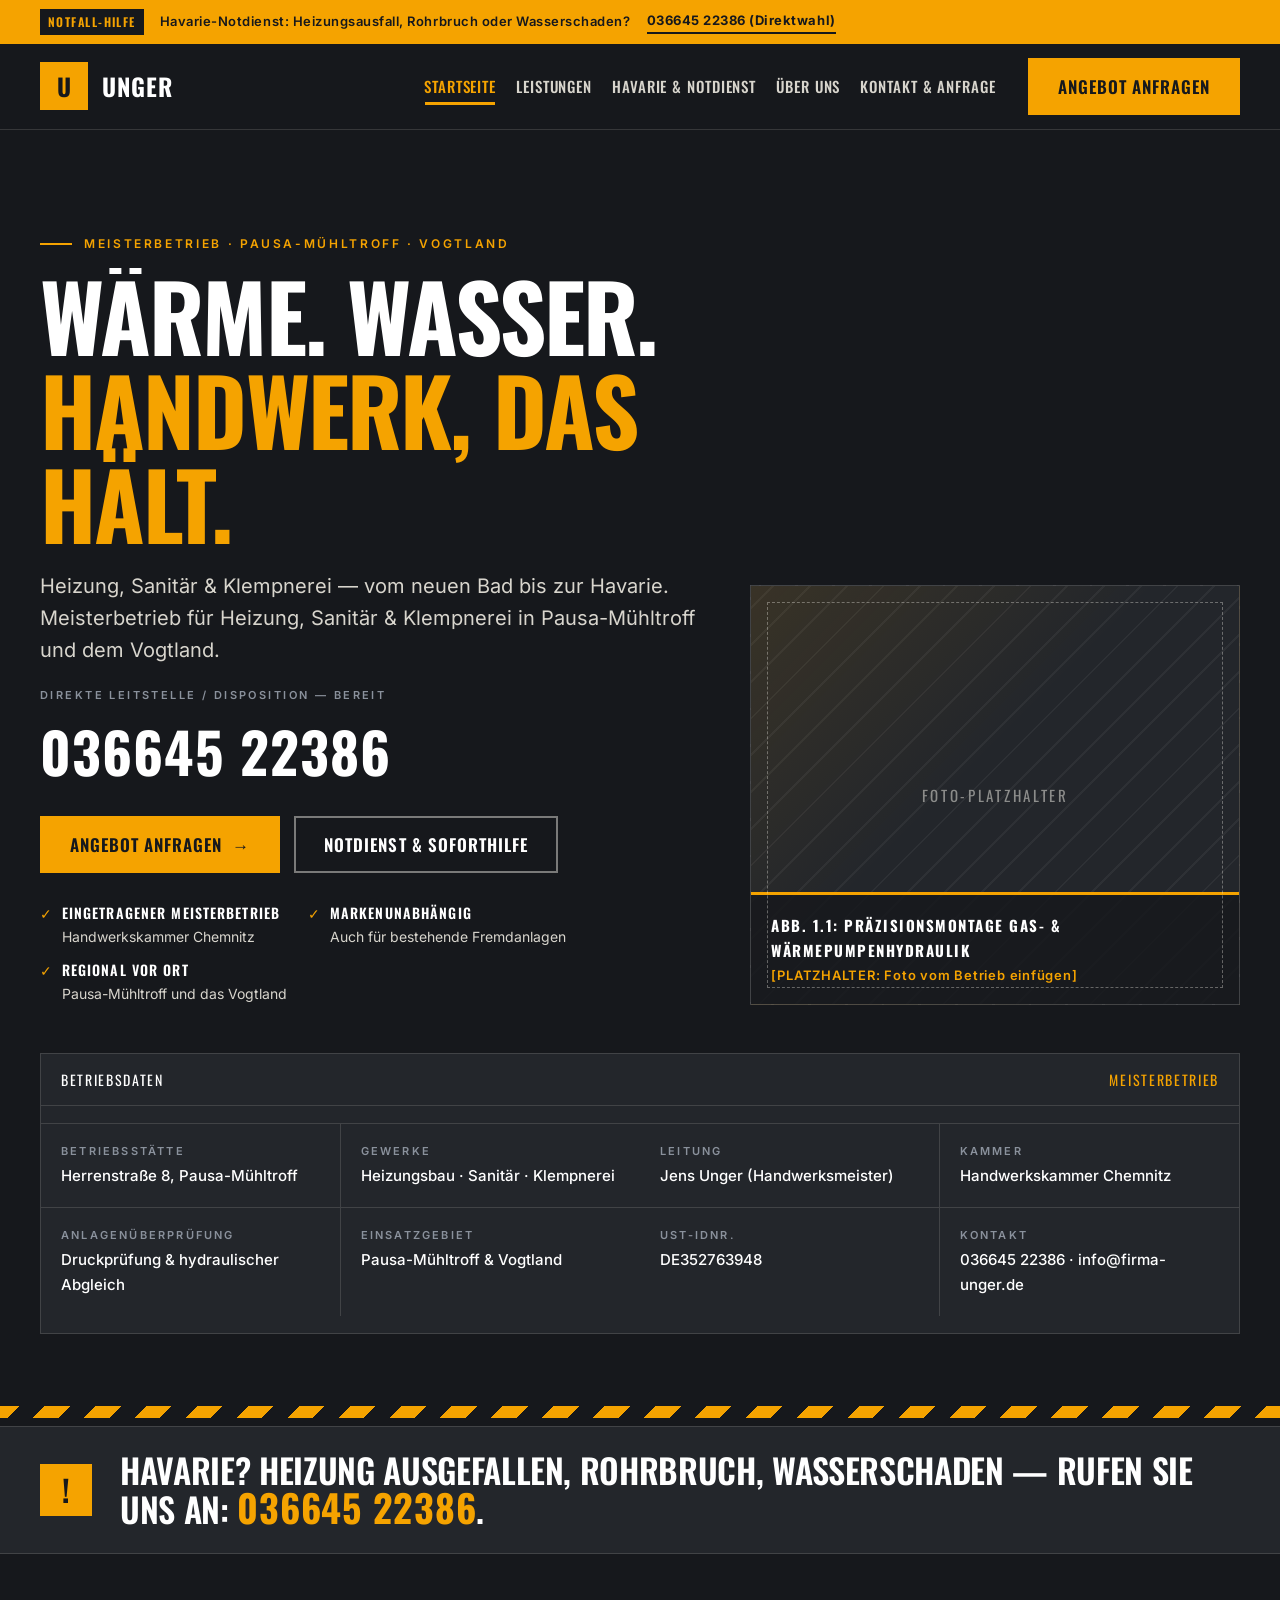
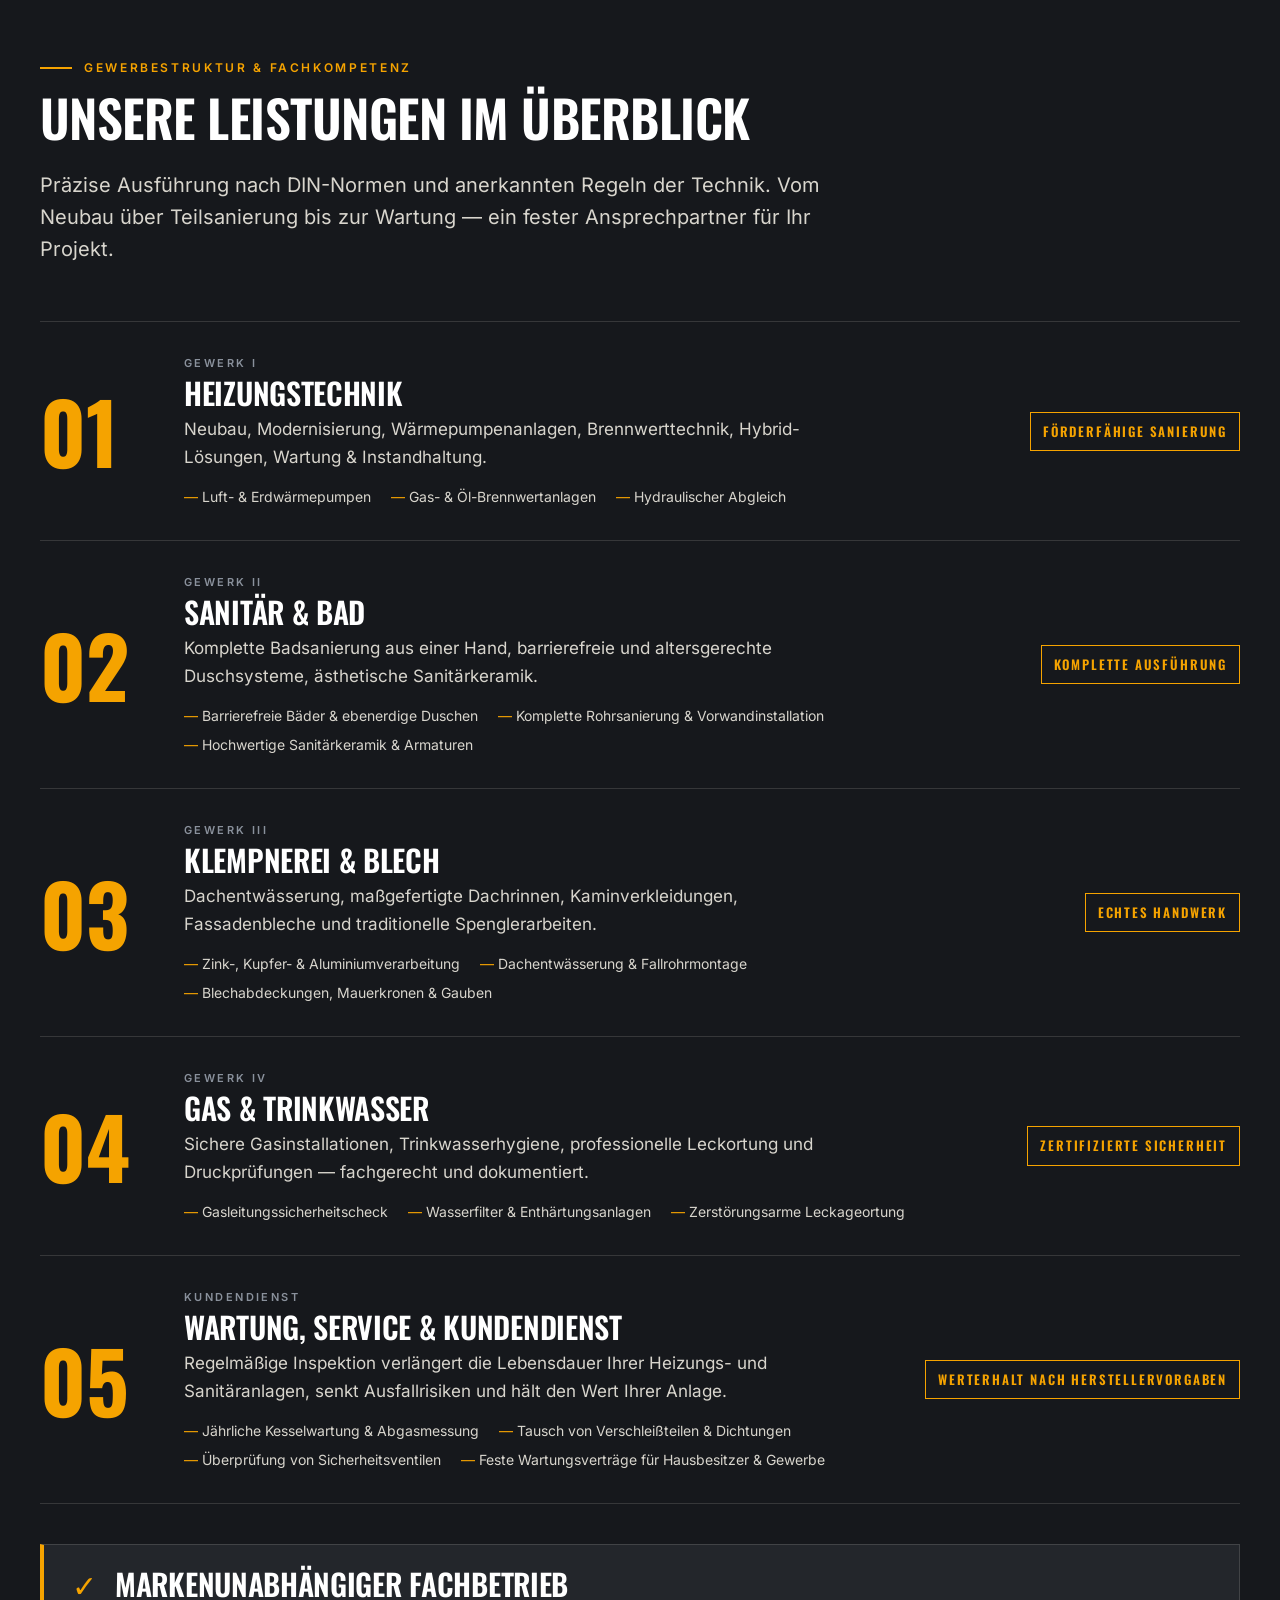
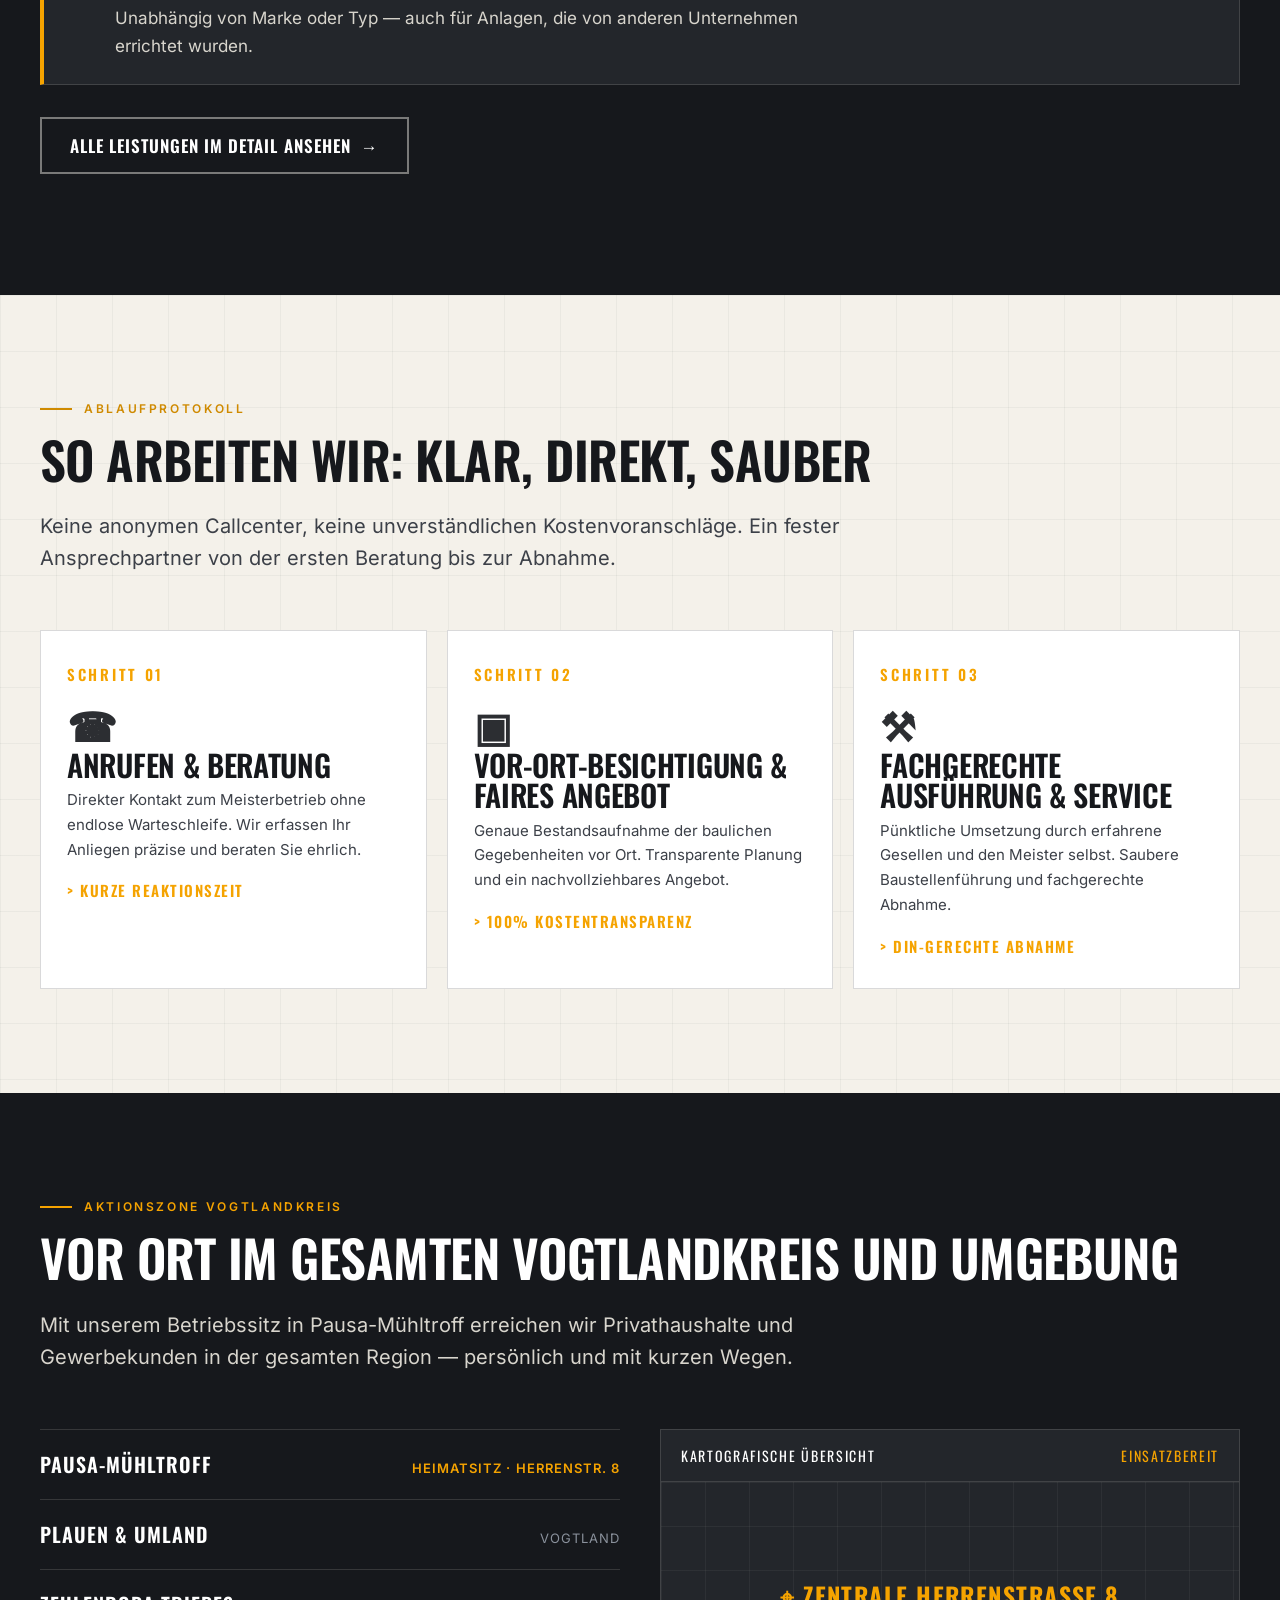
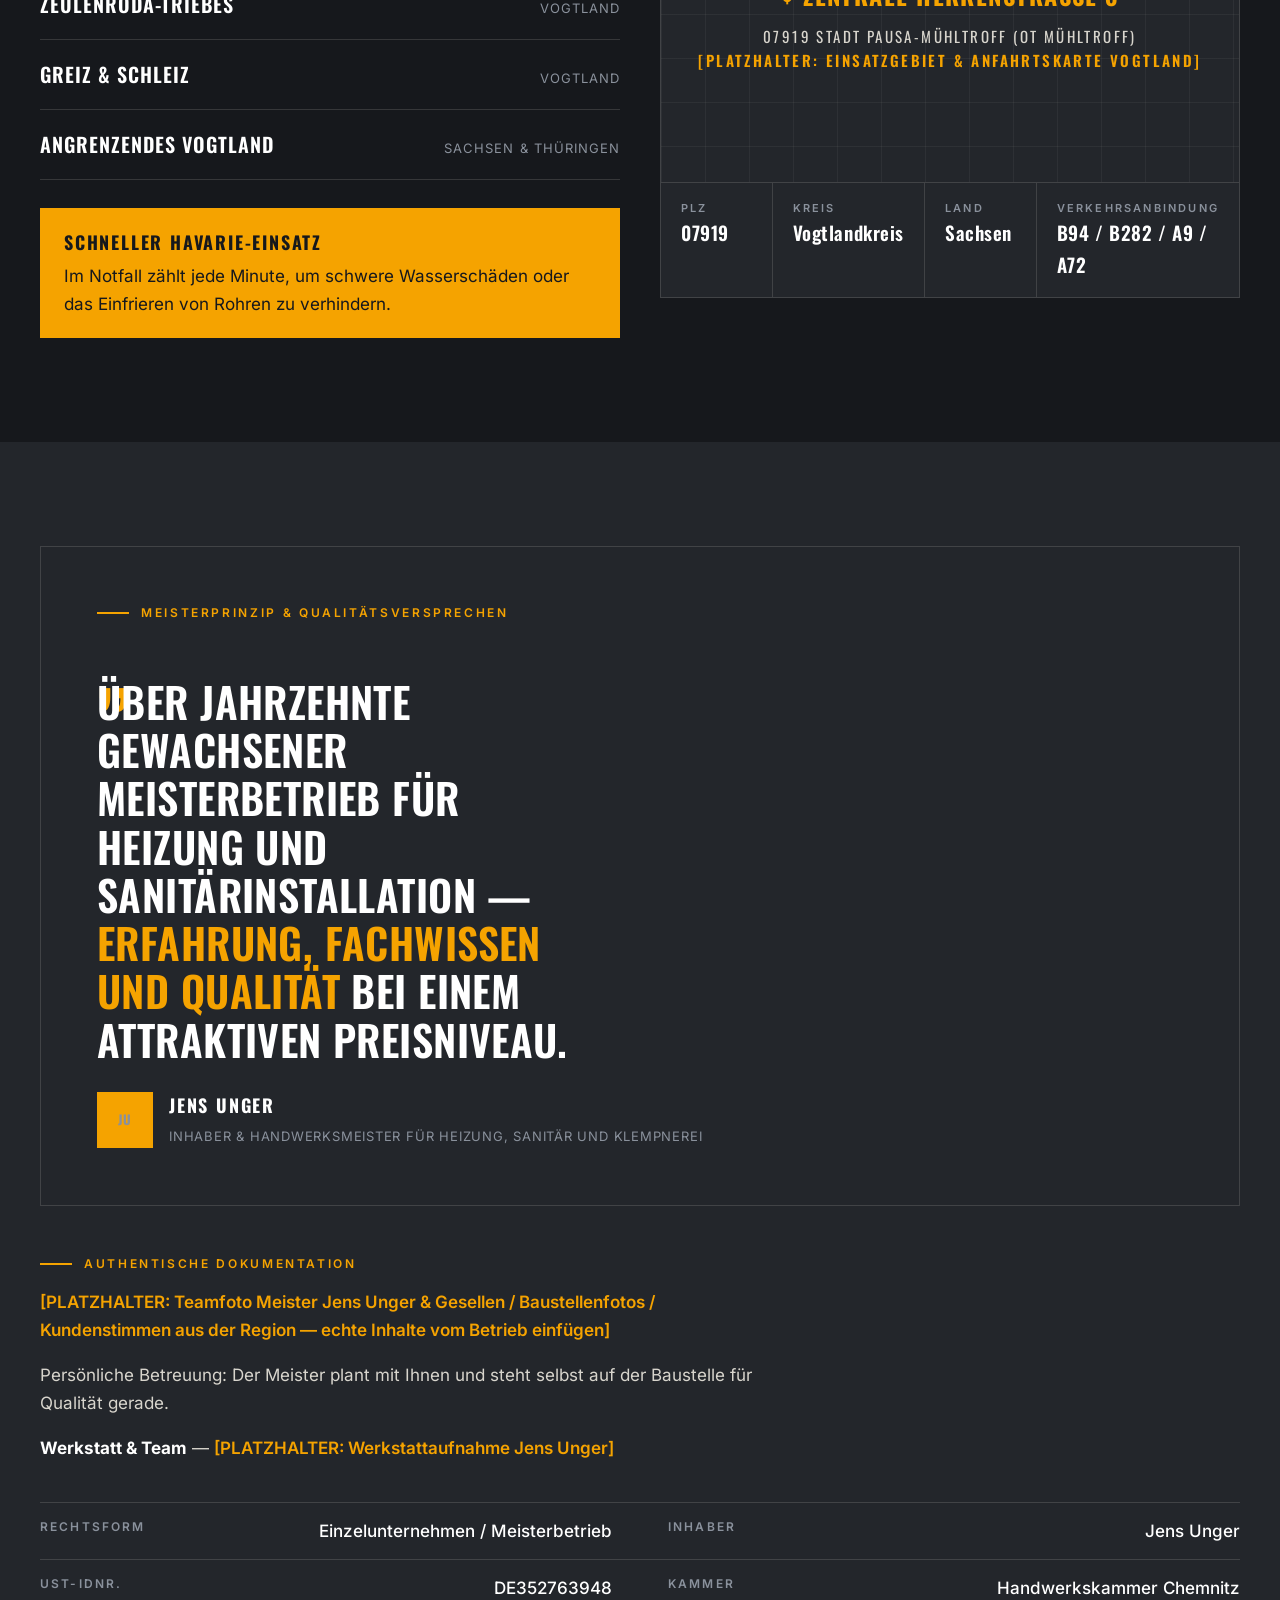
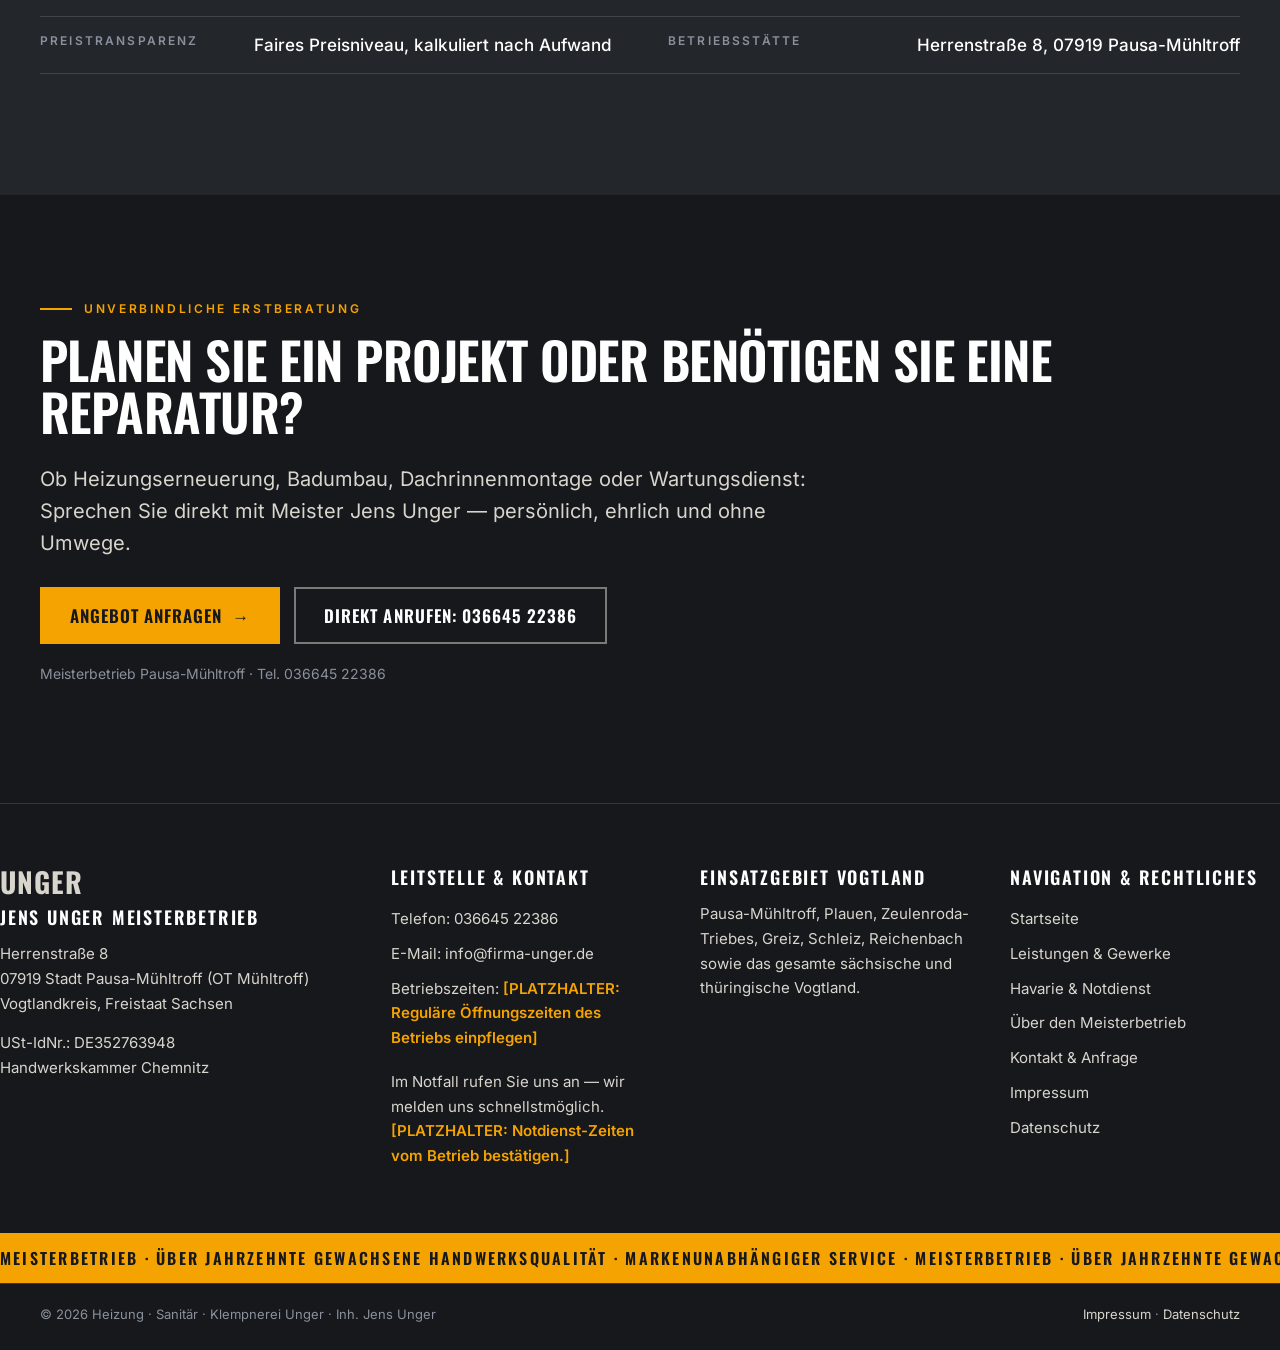
<file: index.html>
<!DOCTYPE html>
<html lang="de">
<head>
<meta charset="utf-8">
<meta name="viewport" content="width=device-width, initial-scale=1">
<title>Heizung &amp; Sanitär Pausa-Mühltroff / Vogtland — Unger Meisterbetrieb | Heizung, Sanitär &amp; Klempnerei</title>
<meta name="description" content="Meisterbetrieb Unger in Pausa-Mühltroff (Vogtland): Heizung, Sanitär &amp; Klempnerei — vom neuen Bad bis zur Havarie. Markenunabhängig, regional vor Ort. Rufen Sie uns an: 036645 22386.">
<meta name="robots" content="index, follow">
<meta property="og:title" content="Heizung &amp; Sanitär Pausa-Mühltroff / Vogtland — Unger Meisterbetrieb">
<meta property="og:description" content="Heizung, Sanitär &amp; Klempnerei — vom neuen Bad bis zur Havarie. Meisterbetrieb in Pausa-Mühltroff, Vogtland.">
<meta property="og:type" content="website">
<meta property="og:locale" content="de_DE">
<link rel="stylesheet" href="style.css">
<link rel="icon" href="data:image/svg+xml,%3Csvg xmlns='http://www.w3.org/2000/svg' viewBox='0 0 64 64'%3E%3Crect width='64' height='64' fill='%23F5A300'/%3E%3Ctext x='32' y='44' font-family='Arial,sans-serif' font-size='36' font-weight='bold' text-anchor='middle' fill='%2316181C'%3EU%3C/text%3E%3C/svg%3E">
<script type="application/ld+json">
{
  "@context": "https://schema.org",
  "@type": "Plumber",
  "name": "Heizung/Sanitär/Klempnerei Unger",
  "description": "Meisterbetrieb für Heizung, Sanitär und Klempnerei in Pausa-Mühltroff, Vogtland. Heizung, Sanitär & Bad, Klempnerei & Dach, Gas- & Wasserinstallationen, Wartung & Service — markenunabhängig, auch an Fremdanlagen.",
  "founder": { "@type": "Person", "name": "Jens Unger" },
  "address": {
    "@type": "PostalAddress",
    "streetAddress": "Herrenstraße 8",
    "postalCode": "07919",
    "addressLocality": "Stadt Pausa-Mühltroff",
    "addressRegion": "Vogtlandkreis, Sachsen",
    "addressCountry": "DE"
  },
  "telephone": "+49-36645-22386",
  "email": "info@firma-unger.de",
  "areaServed": ["Pausa-Mühltroff", "Plauen", "Zeulenroda-Triebes", "Greiz", "Schleiz", "Vogtland"],
  "priceRange": "Auf Anfrage",
  "vatID": "DE352763948"
}
</script>
</head>
<body>
<a class="skip-link" href="#main">Zum Inhalt springen</a>

<!-- Top emergency band -->
<div class="topband">
  <div class="wrap">
    <span class="badge">Notfall-Hilfe</span>
    <span>Havarie-Notdienst: Heizungsausfall, Rohrbruch oder Wasserschaden?</span>
    <a href="tel:03664522386">036645 22386 (Direktwahl)</a>
  </div>
</div>

<!-- Header -->
<header class="site-header">
  <div class="wrap">
    <a class="brand" href="index.html" aria-label="Unger Meisterbetrieb — Startseite">
      <span class="brand-mark" aria-hidden="true">U</span>
      <span class="brand-name">Unger<small>Meisterbetrieb · Heizung · Sanitär · Klempnerei · Vogtland</small></span>
    </a>
    <button class="nav-toggle" type="button" aria-expanded="false" aria-controls="main-nav">Menü ☰</button>
    <nav class="main-nav" id="main-nav" aria-label="Hauptnavigation">
      <ul>
        <li><a href="index.html" class="active" aria-current="page">Startseite</a></li>
        <li><a href="leistungen.html">Leistungen</a></li>
        <li><a href="notdienst.html">Havarie &amp; Notdienst</a></li>
        <li><a href="ueber-uns.html">Über uns</a></li>
        <li><a href="kontakt.html">Kontakt &amp; Anfrage</a></li>
      </ul>
    </nav>
    <div class="header-cta">
      <div class="header-phone">
        <span>Meister-Zentrale</span>
        <a href="tel:03664522386">036645 22386</a>
      </div>
      <a class="btn btn-amber" href="kontakt.html">Angebot anfragen</a>
    </div>
  </div>
</header>

<main id="main">

  <!-- Hero -->
  <section class="hero" aria-labelledby="hero-h1">
    <div class="wrap">
      <div class="hero-grid">
        <div>
          <p class="eyebrow">Meisterbetrieb · Pausa-Mühltroff · Vogtland</p>
          <h1 id="hero-h1">
            <span class="line"><span>Wärme. Wasser.</span></span>
            <span class="line"><span class="amber">Handwerk, das hält.</span></span>
          </h1>
          <p class="lede">Heizung, Sanitär &amp; Klempnerei — vom neuen Bad bis zur Havarie. Meisterbetrieb für Heizung, Sanitär &amp; Klempnerei in Pausa-Mühltroff und dem Vogtland.</p>
          <p class="hero-phone-label">Direkte Leitstelle / Disposition — bereit</p>
          <a class="hero-phone" href="tel:03664522386">036645 22386</a>
          <div class="hero-actions">
            <a class="btn btn-amber" href="kontakt.html">Angebot anfragen <span class="arrow" aria-hidden="true">→</span></a>
            <a class="btn btn-ghost" href="notdienst.html">Notdienst &amp; Soforthilfe</a>
          </div>
          <ul class="trust-ticks">
            <li><span class="tick" aria-hidden="true">✓</span><span><strong>Eingetragener Meisterbetrieb</strong><br>Handwerkskammer Chemnitz</span></li>
            <li><span class="tick" aria-hidden="true">✓</span><span><strong>Markenunabhängig</strong><br>Auch für bestehende Fremdanlagen</span></li>
            <li><span class="tick" aria-hidden="true">✓</span><span><strong>Regional vor Ort</strong><br>Pausa-Mühltroff und das Vogtland</span></li>
          </ul>
        </div>
        <div class="reveal">
          <figure class="photo-slot tall" style="margin:0">
            <div class="slot-frame" aria-hidden="true">Foto-Platzhalter</div>
            <figcaption class="slot-label"><strong>Abb. 1.1: Präzisionsmontage Gas- &amp; Wärmepumpenhydraulik</strong><span class="placeholder">[PLATZHALTER: Foto vom Betrieb einfügen]</span></figcaption>
          </figure>
        </div>
      </div>

      <!-- Spec sheet -->
      <div class="spec-sheet reveal">
        <header><span>Betriebsdaten</span><span>Meisterbetrieb</span></header>
        <dl class="spec-grid">
          <div class="spec-cell"><dt>Betriebsstätte</dt><dd>Herrenstraße 8, Pausa-Mühltroff</dd></div>
          <div class="spec-cell"><dt>Gewerke</dt><dd>Heizungsbau · Sanitär · Klempnerei</dd></div>
          <div class="spec-cell"><dt>Leitung</dt><dd>Jens Unger (Handwerksmeister)</dd></div>
          <div class="spec-cell"><dt>Kammer</dt><dd>Handwerkskammer Chemnitz</dd></div>
          <div class="spec-cell"><dt>Anlagenüberprüfung</dt><dd>Druckprüfung &amp; hydraulischer Abgleich</dd></div>
          <div class="spec-cell"><dt>Einsatzgebiet</dt><dd>Pausa-Mühltroff &amp; Vogtland</dd></div>
          <div class="spec-cell"><dt>USt-IdNr.</dt><dd>DE352763948</dd></div>
          <div class="spec-cell"><dt>Kontakt</dt><dd>036645 22386 · info@firma-unger.de</dd></div>
        </dl>
      </div>
    </div>
    <hr class="hazard" style="margin-top:72px">
  </section>

  <!-- Amber Notdienst band (Text aus dem Prompt) -->
  <section class="notdienst-band" aria-label="Notdienst">
    <div class="wrap">
      <span class="icon" aria-hidden="true">!</span>
      <h2>Havarie? Heizung ausgefallen, Rohrbruch, Wasserschaden — rufen Sie uns an: <a class="phone-big" href="tel:03664522386">036645 22386</a>.</h2>
    </div>
  </section>

  <!-- Leistungen overview -->
  <section class="section section-dark" aria-labelledby="leistungen-h2">
    <div class="wrap">
      <div class="section-head reveal">
        <p class="eyebrow">Gewerbestruktur &amp; Fachkompetenz</p>
        <h2 id="leistungen-h2">Unsere Leistungen im Überblick</h2>
        <p class="lede">Präzise Ausführung nach DIN-Normen und anerkannten Regeln der Technik. Vom Neubau über Teilsanierung bis zur Wartung — ein fester Ansprechpartner für Ihr Projekt.</p>
      </div>

      <div class="service-rows">
        <a class="service-row reveal" href="leistungen.html#heizung">
          <span class="service-num" data-count="1" aria-hidden="true">01</span>
          <span>
            <span class="gewerk">Gewerk I</span>
            <h3>Heizungstechnik</h3>
            <p>Neubau, Modernisierung, Wärmepumpenanlagen, Brennwerttechnik, Hybrid-Lösungen, Wartung &amp; Instandhaltung.</p>
            <ul><li>Luft- &amp; Erdwärmepumpen</li><li>Gas- &amp; Öl-Brennwertanlagen</li><li>Hydraulischer Abgleich</li></ul>
          </span>
          <span class="service-tag">Förderfähige Sanierung</span>
        </a>
        <a class="service-row reveal" href="leistungen.html#sanitaer">
          <span class="service-num" data-count="2" aria-hidden="true">02</span>
          <span>
            <span class="gewerk">Gewerk II</span>
            <h3>Sanitär &amp; Bad</h3>
            <p>Komplette Badsanierung aus einer Hand, barrierefreie und altersgerechte Duschsysteme, ästhetische Sanitärkeramik.</p>
            <ul><li>Barrierefreie Bäder &amp; ebenerdige Duschen</li><li>Komplette Rohrsanierung &amp; Vorwandinstallation</li><li>Hochwertige Sanitärkeramik &amp; Armaturen</li></ul>
          </span>
          <span class="service-tag">Komplette Ausführung</span>
        </a>
        <a class="service-row reveal" href="leistungen.html#klempnerei">
          <span class="service-num" data-count="3" aria-hidden="true">03</span>
          <span>
            <span class="gewerk">Gewerk III</span>
            <h3>Klempnerei &amp; Blech</h3>
            <p>Dachentwässerung, maßgefertigte Dachrinnen, Kaminverkleidungen, Fassadenbleche und traditionelle Spenglerarbeiten.</p>
            <ul><li>Zink-, Kupfer- &amp; Aluminiumverarbeitung</li><li>Dachentwässerung &amp; Fallrohrmontage</li><li>Blechabdeckungen, Mauerkronen &amp; Gauben</li></ul>
          </span>
          <span class="service-tag">Echtes Handwerk</span>
        </a>
        <a class="service-row reveal" href="leistungen.html#gas-wasser">
          <span class="service-num" data-count="4" aria-hidden="true">04</span>
          <span>
            <span class="gewerk">Gewerk IV</span>
            <h3>Gas &amp; Trinkwasser</h3>
            <p>Sichere Gasinstallationen, Trinkwasserhygiene, professionelle Leckortung und Druckprüfungen — fachgerecht und dokumentiert.</p>
            <ul><li>Gasleitungssicherheitscheck</li><li>Wasserfilter &amp; Enthärtungsanlagen</li><li>Zerstörungsarme Leckageortung</li></ul>
          </span>
          <span class="service-tag">Zertifizierte Sicherheit</span>
        </a>
        <a class="service-row reveal" href="leistungen.html#kundendienst">
          <span class="service-num" data-count="5" aria-hidden="true">05</span>
          <span>
            <span class="gewerk">Kundendienst</span>
            <h3>Wartung, Service &amp; Kundendienst</h3>
            <p>Regelmäßige Inspektion verlängert die Lebensdauer Ihrer Heizungs- und Sanitäranlagen, senkt Ausfallrisiken und hält den Wert Ihrer Anlage.</p>
            <ul><li>Jährliche Kesselwartung &amp; Abgasmessung</li><li>Tausch von Verschleißteilen &amp; Dichtungen</li><li>Überprüfung von Sicherheitsventilen</li><li>Feste Wartungsverträge für Hausbesitzer &amp; Gewerbe</li></ul>
          </span>
          <span class="service-tag">Werterhalt nach Herstellervorgaben</span>
        </a>
      </div>

      <div class="promise reveal">
        <span class="mark" aria-hidden="true">✓</span>
        <div>
          <h3>Markenunabhängiger Fachbetrieb</h3>
          <p>Unabhängig von Marke oder Typ — auch für Anlagen, die von anderen Unternehmen errichtet wurden.</p>
        </div>
      </div>
      <p style="margin-top:32px"><a class="btn btn-ghost" href="leistungen.html">Alle Leistungen im Detail ansehen <span class="arrow" aria-hidden="true">→</span></a></p>
    </div>
  </section>

  <!-- So arbeiten wir -->
  <section class="section section-light" aria-labelledby="ablauf-h2">
    <div class="wrap">
      <div class="section-head reveal">
        <p class="eyebrow on-light">Ablaufprotokoll</p>
        <h2 id="ablauf-h2">So arbeiten wir: klar, direkt, sauber</h2>
        <p class="lede">Keine anonymen Callcenter, keine unverständlichen Kostenvoranschläge. Ein fester Ansprechpartner von der ersten Beratung bis zur Abnahme.</p>
      </div>
      <div class="steps">
        <article class="step reveal">
          <span class="step-no">Schritt 01</span>
          <div class="step-icon" aria-hidden="true">☎</div>
          <h3>Anrufen &amp; Beratung</h3>
          <p>Direkter Kontakt zum Meisterbetrieb ohne endlose Warteschleife. Wir erfassen Ihr Anliegen präzise und beraten Sie ehrlich.</p>
          <span class="outcome">&gt; Kurze Reaktionszeit</span>
        </article>
        <article class="step reveal d1">
          <span class="step-no">Schritt 02</span>
          <div class="step-icon" aria-hidden="true">▣</div>
          <h3>Vor-Ort-Besichtigung &amp; faires Angebot</h3>
          <p>Genaue Bestandsaufnahme der baulichen Gegebenheiten vor Ort. Transparente Planung und ein nachvollziehbares Angebot.</p>
          <span class="outcome">&gt; 100% Kostentransparenz</span>
        </article>
        <article class="step reveal d2">
          <span class="step-no">Schritt 03</span>
          <div class="step-icon" aria-hidden="true">⚒</div>
          <h3>Fachgerechte Ausführung &amp; Service</h3>
          <p>Pünktliche Umsetzung durch erfahrene Gesellen und den Meister selbst. Saubere Baustellenführung und fachgerechte Abnahme.</p>
          <span class="outcome">&gt; DIN-gerechte Abnahme</span>
        </article>
      </div>
    </div>
  </section>

  <!-- Einsatzgebiet -->
  <section class="section section-dark" aria-labelledby="region-h2">
    <div class="wrap">
      <div class="section-head reveal">
        <p class="eyebrow">Aktionszone Vogtlandkreis</p>
        <h2 id="region-h2">Vor Ort im gesamten Vogtlandkreis und Umgebung</h2>
        <p class="lede">Mit unserem Betriebssitz in Pausa-Mühltroff erreichen wir Privathaushalte und Gewerbekunden in der gesamten Region — persönlich und mit kurzen Wegen.</p>
      </div>
      <div class="region-grid">
        <div class="reveal">
          <ul class="region-list">
            <li><span class="place">Pausa-Mühltroff</span><span class="note amber">Heimatsitz · Herrenstr. 8</span></li>
            <li><span class="place">Plauen &amp; Umland</span><span class="note">Vogtland</span></li>
            <li><span class="place">Zeulenroda-Triebes</span><span class="note">Vogtland</span></li>
            <li><span class="place">Greiz &amp; Schleiz</span><span class="note">Vogtland</span></li>
            <li><span class="place">Angrenzendes Vogtland</span><span class="note">Sachsen &amp; Thüringen</span></li>
          </ul>
          <div class="callout">
            <strong>Schneller Havarie-Einsatz</strong>
            <p>Im Notfall zählt jede Minute, um schwere Wasserschäden oder das Einfrieren von Rohren zu verhindern.</p>
          </div>
        </div>
        <div class="reveal d1">
          <div class="map-panel">
            <header><span>Kartografische Übersicht</span><span>Einsatzbereit</span></header>
            <div class="map-body">
              <p class="pin"><strong>⌖ Zentrale Herrenstraße 8</strong>07919 Stadt Pausa-Mühltroff (OT Mühltroff)<br><span class="placeholder">[PLATZHALTER: Einsatzgebiet &amp; Anfahrtskarte Vogtland]</span></p>
            </div>
            <div class="stat-strip">
              <div><span>PLZ</span><strong>07919</strong></div>
              <div><span>Kreis</span><strong>Vogtlandkreis</strong></div>
              <div><span>Land</span><strong>Sachsen</strong></div>
              <div><span>Verkehrsanbindung</span><strong>B94 / B282 / A9 / A72</strong></div>
            </div>
          </div>
        </div>
      </div>
    </div>
  </section>

  <!-- Meisterprinzip -->
  <section class="section section-graphite" aria-labelledby="prinzip-h2">
    <div class="wrap">
      <div class="quote-panel reveal">
        <p class="eyebrow">Meisterprinzip &amp; Qualitätsversprechen</p>
        <div class="qmark" aria-hidden="true">„</div>
        <blockquote id="prinzip-h2">Über Jahrzehnte gewachsener Meisterbetrieb für Heizung und Sanitärinstallation — <span class="amber">Erfahrung, Fachwissen und Qualität</span> bei einem attraktiven Preisniveau.</blockquote>
        <div class="quote-by">
          <span class="monogram" aria-hidden="true">JU</span>
          <div>
            <strong>Jens Unger</strong>
            <span>Inhaber &amp; Handwerksmeister für Heizung, Sanitär und Klempnerei</span>
          </div>
        </div>
      </div>

      <div class="reveal" style="margin-top:48px">
        <p class="eyebrow">Authentische Dokumentation</p>
        <p><span class="placeholder">[PLATZHALTER: Teamfoto Meister Jens Unger &amp; Gesellen / Baustellenfotos / Kundenstimmen aus der Region — echte Inhalte vom Betrieb einfügen]</span></p>
        <p>Persönliche Betreuung: Der Meister plant mit Ihnen und steht selbst auf der Baustelle für Qualität gerade.</p>
        <p><strong style="color:var(--white)">Werkstatt &amp; Team</strong> — <span class="placeholder">[PLATZHALTER: Werkstattaufnahme Jens Unger]</span></p>
      </div>

      <dl class="register reveal">
        <div><dt>Rechtsform</dt><dd>Einzelunternehmen / Meisterbetrieb</dd></div>
        <div><dt>Inhaber</dt><dd>Jens Unger</dd></div>
        <div><dt>USt-IdNr.</dt><dd>DE352763948</dd></div>
        <div><dt>Kammer</dt><dd>Handwerkskammer Chemnitz</dd></div>
        <div><dt>Preistransparenz</dt><dd>Faires Preisniveau, kalkuliert nach Aufwand</dd></div>
        <div><dt>Betriebsstätte</dt><dd>Herrenstraße 8, 07919 Pausa-Mühltroff</dd></div>
      </dl>
    </div>
  </section>

  <!-- Anfrage teaser -->
  <section class="section section-dark" aria-labelledby="teaser-h2">
    <div class="wrap">
      <div class="cta-block reveal">
        <p class="eyebrow">Unverbindliche Erstberatung</p>
        <h2 id="teaser-h2">Planen Sie ein Projekt oder benötigen Sie eine Reparatur?</h2>
        <p class="lede">Ob Heizungserneuerung, Badumbau, Dachrinnenmontage oder Wartungsdienst: Sprechen Sie direkt mit Meister Jens Unger — persönlich, ehrlich und ohne Umwege.</p>
        <div class="btn-row">
          <a class="btn btn-amber" href="kontakt.html">Angebot anfragen <span class="arrow" aria-hidden="true">→</span></a>
          <a class="btn btn-ghost" href="tel:03664522386">Direkt anrufen: 036645 22386</a>
        </div>
        <p class="fine">Meisterbetrieb Pausa-Mühltroff · Tel. 036645 22386</p>
      </div>
    </div>
  </section>

</main>

<!-- Footer -->
<footer class="site-footer">
  <div class="wrap footer-grid">
    <div class="footer-brand">
      <p class="brand-name" style="margin-bottom:12px">Unger</p>
      <h3>Jens Unger Meisterbetrieb</h3>
      <p>Herrenstraße 8<br>07919 Stadt Pausa-Mühltroff (OT Mühltroff)<br>Vogtlandkreis, Freistaat Sachsen</p>
      <p>USt-IdNr.: DE352763948<br>Handwerkskammer Chemnitz</p>
    </div>
    <div>
      <h3>Leitstelle &amp; Kontakt</h3>
      <ul>
        <li>Telefon: <a href="tel:03664522386">036645 22386</a></li>
        <li>E-Mail: <a href="mailto:info@firma-unger.de">info@firma-unger.de</a></li>
        <li>Betriebszeiten: <span class="placeholder">[PLATZHALTER: Reguläre Öffnungszeiten des Betriebs einpflegen]</span></li>
      </ul>
      <p style="margin-top:14px">Im Notfall rufen Sie uns an — wir melden uns schnellstmöglich.<br><span class="placeholder">[PLATZHALTER: Notdienst-Zeiten vom Betrieb bestätigen.]</span></p>
    </div>
    <div>
      <h3>Einsatzgebiet Vogtland</h3>
      <p>Pausa-Mühltroff, Plauen, Zeulenroda-Triebes, Greiz, Schleiz, Reichenbach sowie das gesamte sächsische und thüringische Vogtland.</p>
    </div>
    <div>
      <h3>Navigation &amp; Rechtliches</h3>
      <ul>
        <li><a href="index.html">Startseite</a></li>
        <li><a href="leistungen.html">Leistungen &amp; Gewerke</a></li>
        <li><a href="notdienst.html">Havarie &amp; Notdienst</a></li>
        <li><a href="ueber-uns.html">Über den Meisterbetrieb</a></li>
        <li><a href="kontakt.html">Kontakt &amp; Anfrage</a></li>
        <li><a href="impressum.html">Impressum</a></li>
        <li><a href="datenschutz.html">Datenschutz</a></li>
      </ul>
    </div>
  </div>
  <div class="marquee" aria-hidden="true">
    <span class="marquee-inner">Meisterbetrieb · Über Jahrzehnte gewachsene Handwerksqualität · Markenunabhängiger Service ·&nbsp;Meisterbetrieb · Über Jahrzehnte gewachsene Handwerksqualität · Markenunabhängiger Service ·&nbsp;</span>
  </div>
  <div class="footer-bottom">
    <div class="wrap">
      <span>© 2026 Heizung · Sanitär · Klempnerei Unger · Inh. Jens Unger</span>
      <span><a href="impressum.html">Impressum</a> · <a href="datenschutz.html">Datenschutz</a></span>
    </div>
  </div>
</footer>

<!-- Sticky mobile bar -->
<div class="sticky-bar" role="navigation" aria-label="Schnellkontakt">
  <a class="call" href="tel:03664522386">Anrufen</a>
  <a href="kontakt.html">Anfrage</a>
</div>

<script src="app.js"></script>
</body>
</html>
</file>
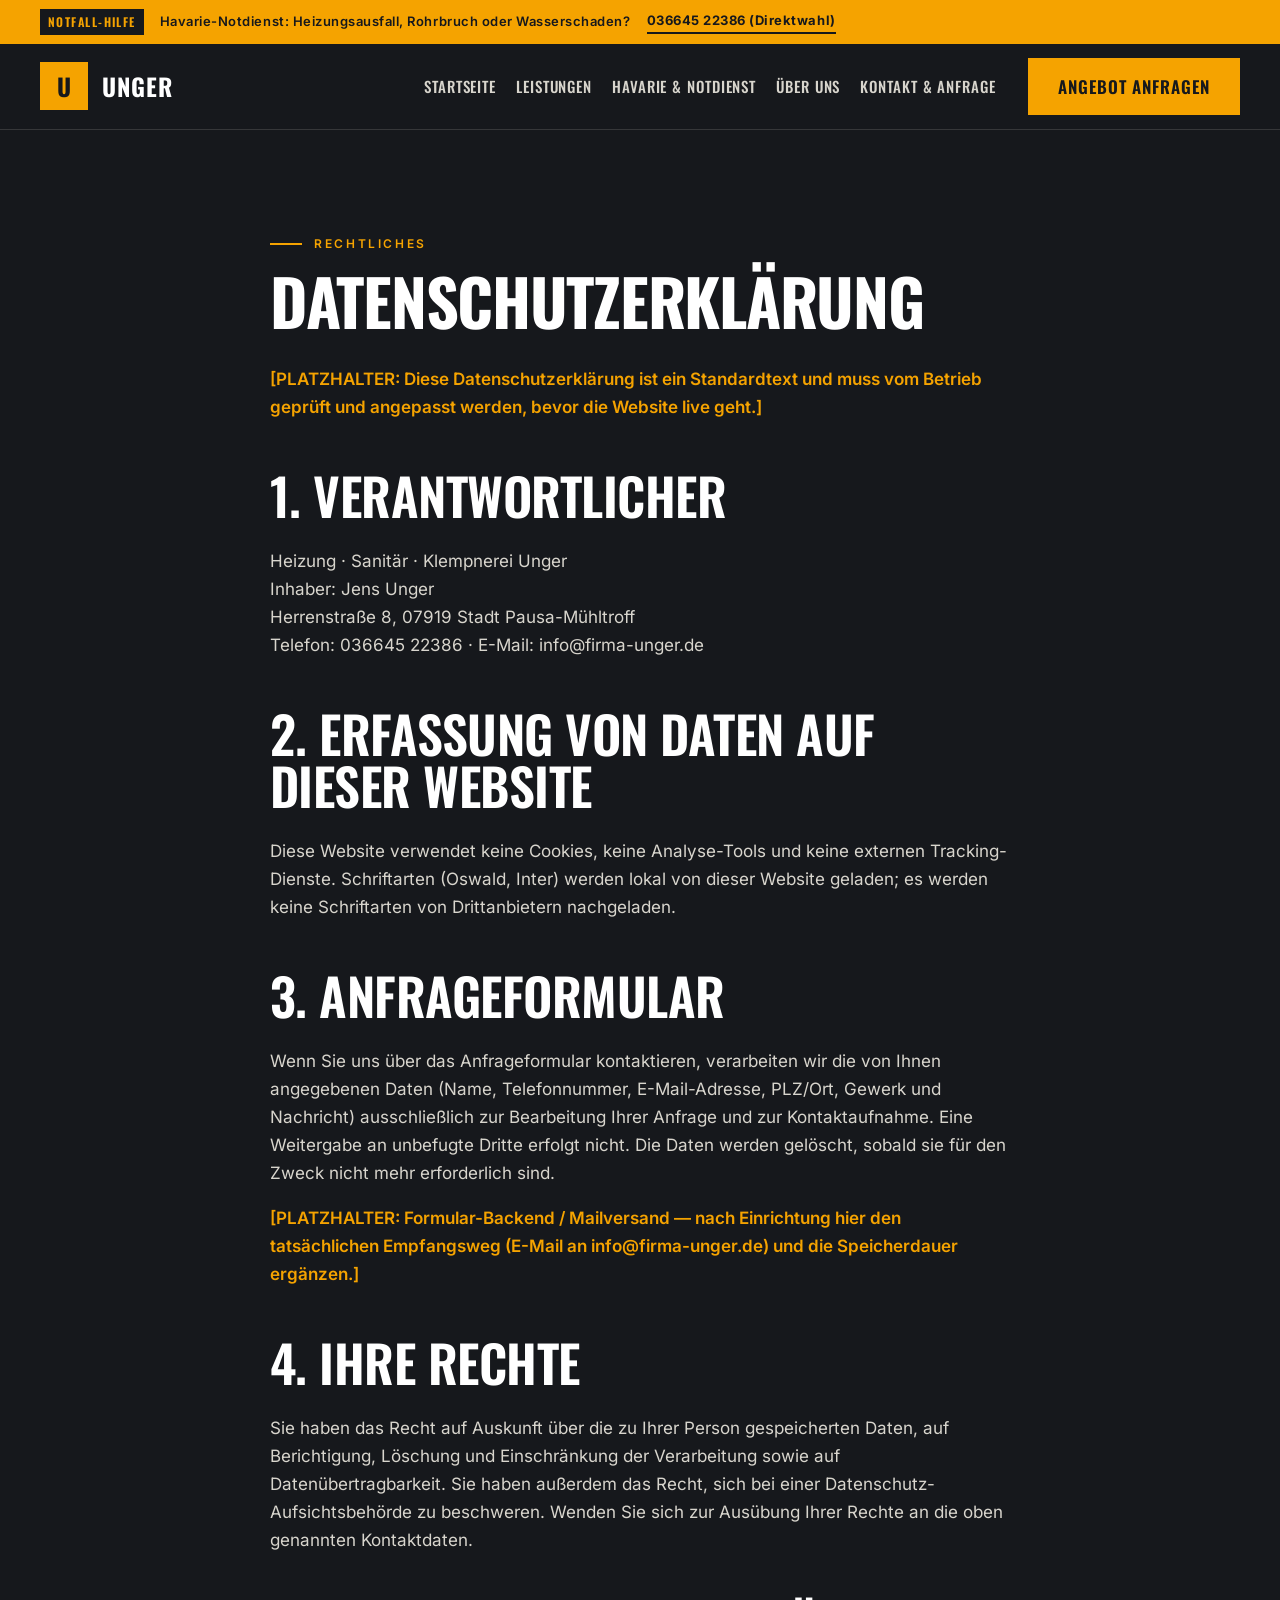
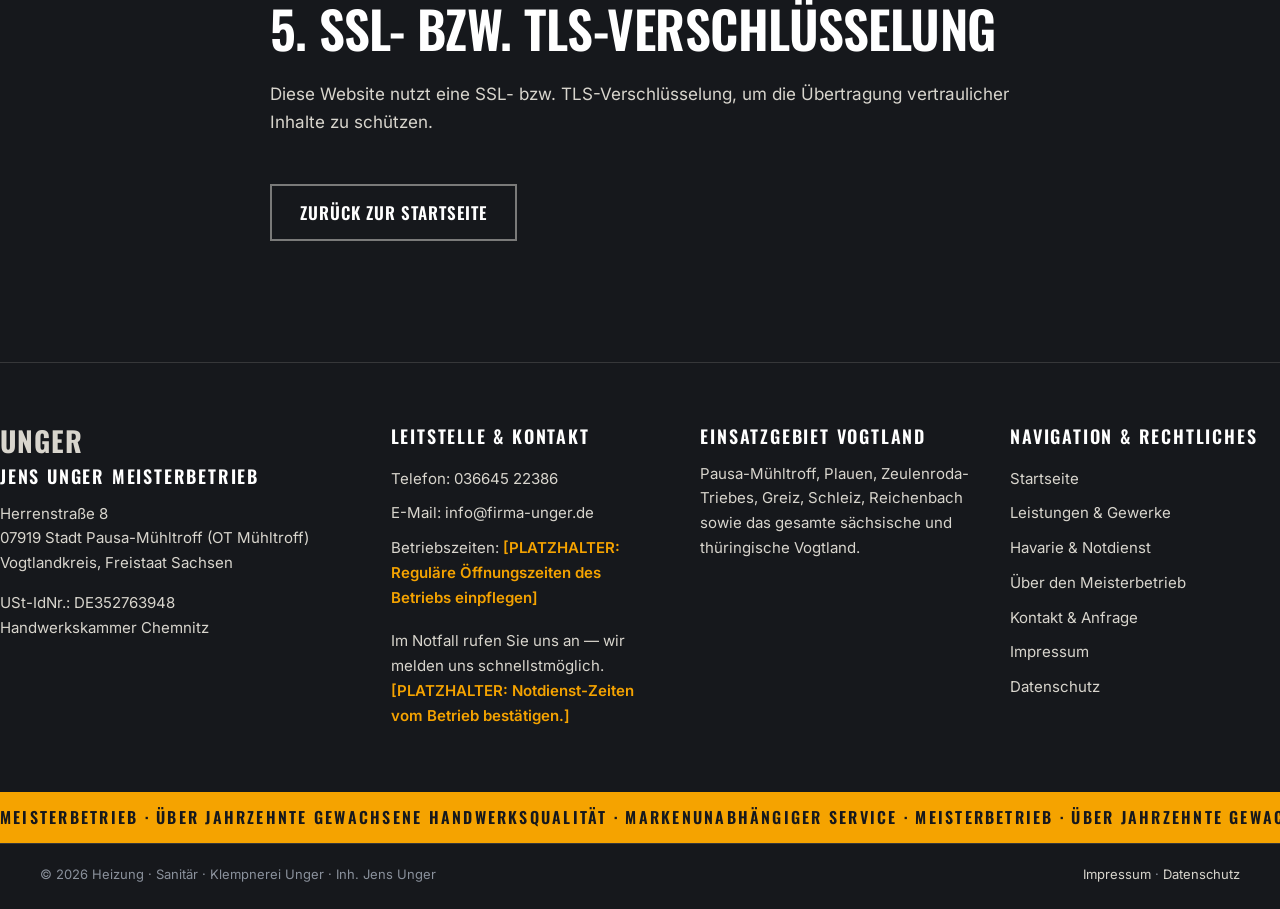
<file: datenschutz.html>
<!DOCTYPE html>
<html lang="de">
<head>
<meta charset="utf-8">
<meta name="viewport" content="width=device-width, initial-scale=1">
<title>Datenschutzerklärung — Heizung Sanitär Pausa-Mühltroff / Vogtland — Unger Meisterbetrieb</title>
<meta name="description" content="Datenschutzerklärung des Meisterbetriebs Heizung/Sanitär/Klempnerei Unger, Pausa-Mühltroff.">
<meta name="robots" content="index, follow">
<link rel="stylesheet" href="style.css">
<link rel="icon" href="data:image/svg+xml,%3Csvg xmlns='http://www.w3.org/2000/svg' viewBox='0 0 64 64'%3E%3Crect width='64' height='64' fill='%23F5A300'/%3E%3Ctext x='32' y='44' font-family='Arial,sans-serif' font-size='36' font-weight='bold' text-anchor='middle' fill='%2316181C'%3EU%3C/text%3E%3C/svg%3E">
</head>
<body>
<a class="skip-link" href="#main">Zum Inhalt springen</a>

<div class="topband">
  <div class="wrap">
    <span class="badge">Notfall-Hilfe</span>
    <span>Havarie-Notdienst: Heizungsausfall, Rohrbruch oder Wasserschaden?</span>
    <a href="tel:03664522386">036645 22386 (Direktwahl)</a>
  </div>
</div>

<header class="site-header">
  <div class="wrap">
    <a class="brand" href="index.html" aria-label="Unger Meisterbetrieb — Startseite">
      <span class="brand-mark" aria-hidden="true">U</span>
      <span class="brand-name">Unger<small>Meisterbetrieb · Heizung · Sanitär · Klempnerei · Vogtland</small></span>
    </a>
    <button class="nav-toggle" type="button" aria-expanded="false" aria-controls="main-nav">Menü ☰</button>
    <nav class="main-nav" id="main-nav" aria-label="Hauptnavigation">
      <ul>
        <li><a href="index.html">Startseite</a></li>
        <li><a href="leistungen.html">Leistungen</a></li>
        <li><a href="notdienst.html">Havarie &amp; Notdienst</a></li>
        <li><a href="ueber-uns.html">Über uns</a></li>
        <li><a href="kontakt.html">Kontakt &amp; Anfrage</a></li>
      </ul>
    </nav>
    <div class="header-cta">
      <div class="header-phone">
        <span>Meister-Zentrale</span>
        <a href="tel:03664522386">036645 22386</a>
      </div>
      <a class="btn btn-amber" href="kontakt.html">Angebot anfragen</a>
    </div>
  </div>
</header>

<main id="main">
  <section class="section section-dark" aria-labelledby="ds-h1">
    <div class="wrap legal">
      <p class="eyebrow">Rechtliches</p>
      <h1 id="ds-h1" style="font-size:clamp(30px,8vw,64px)">Datenschutzerklärung</h1>

      <p><span class="placeholder">[PLATZHALTER: Diese Datenschutzerklärung ist ein Standardtext und muss vom Betrieb geprüft und angepasst werden, bevor die Website live geht.]</span></p>

      <h2>1. Verantwortlicher</h2>
      <p>
        Heizung · Sanitär · Klempnerei Unger<br>
        Inhaber: Jens Unger<br>
        Herrenstraße 8, 07919 Stadt Pausa-Mühltroff<br>
        Telefon: 036645 22386 · E-Mail: info@firma-unger.de
      </p>

      <h2>2. Erfassung von Daten auf dieser Website</h2>
      <p>Diese Website verwendet keine Cookies, keine Analyse-Tools und keine externen Tracking-Dienste. Schriftarten (Oswald, Inter) werden lokal von dieser Website geladen; es werden keine Schriftarten von Drittanbietern nachgeladen.</p>

      <h2>3. Anfrageformular</h2>
      <p>Wenn Sie uns über das Anfrageformular kontaktieren, verarbeiten wir die von Ihnen angegebenen Daten (Name, Telefonnummer, E-Mail-Adresse, PLZ/Ort, Gewerk und Nachricht) ausschließlich zur Bearbeitung Ihrer Anfrage und zur Kontaktaufnahme. Eine Weitergabe an unbefugte Dritte erfolgt nicht. Die Daten werden gelöscht, sobald sie für den Zweck nicht mehr erforderlich sind.</p>
      <p><span class="placeholder">[PLATZHALTER: Formular-Backend / Mailversand — nach Einrichtung hier den tatsächlichen Empfangsweg (E-Mail an info@firma-unger.de) und die Speicherdauer ergänzen.]</span></p>

      <h2>4. Ihre Rechte</h2>
      <p>Sie haben das Recht auf Auskunft über die zu Ihrer Person gespeicherten Daten, auf Berichtigung, Löschung und Einschränkung der Verarbeitung sowie auf Datenübertragbarkeit. Sie haben außerdem das Recht, sich bei einer Datenschutz-Aufsichtsbehörde zu beschweren. Wenden Sie sich zur Ausübung Ihrer Rechte an die oben genannten Kontaktdaten.</p>

      <h2>5. SSL- bzw. TLS-Verschlüsselung</h2>
      <p>Diese Website nutzt eine SSL- bzw. TLS-Verschlüsselung, um die Übertragung vertraulicher Inhalte zu schützen.</p>

      <p style="margin-top:48px"><a class="btn btn-ghost" href="index.html">Zurück zur Startseite</a></p>
    </div>
  </section>
</main>

<footer class="site-footer">
  <div class="wrap footer-grid">
    <div class="footer-brand">
      <p class="brand-name" style="margin-bottom:12px">Unger</p>
      <h3>Jens Unger Meisterbetrieb</h3>
      <p>Herrenstraße 8<br>07919 Stadt Pausa-Mühltroff (OT Mühltroff)<br>Vogtlandkreis, Freistaat Sachsen</p>
      <p>USt-IdNr.: DE352763948<br>Handwerkskammer Chemnitz</p>
    </div>
    <div>
      <h3>Leitstelle &amp; Kontakt</h3>
      <ul>
        <li>Telefon: <a href="tel:03664522386">036645 22386</a></li>
        <li>E-Mail: <a href="mailto:info@firma-unger.de">info@firma-unger.de</a></li>
        <li>Betriebszeiten: <span class="placeholder">[PLATZHALTER: Reguläre Öffnungszeiten des Betriebs einpflegen]</span></li>
      </ul>
      <p style="margin-top:14px">Im Notfall rufen Sie uns an — wir melden uns schnellstmöglich.<br><span class="placeholder">[PLATZHALTER: Notdienst-Zeiten vom Betrieb bestätigen.]</span></p>
    </div>
    <div>
      <h3>Einsatzgebiet Vogtland</h3>
      <p>Pausa-Mühltroff, Plauen, Zeulenroda-Triebes, Greiz, Schleiz, Reichenbach sowie das gesamte sächsische und thüringische Vogtland.</p>
    </div>
    <div>
      <h3>Navigation &amp; Rechtliches</h3>
      <ul>
        <li><a href="index.html">Startseite</a></li>
        <li><a href="leistungen.html">Leistungen &amp; Gewerke</a></li>
        <li><a href="notdienst.html">Havarie &amp; Notdienst</a></li>
        <li><a href="ueber-uns.html">Über den Meisterbetrieb</a></li>
        <li><a href="kontakt.html">Kontakt &amp; Anfrage</a></li>
        <li><a href="impressum.html">Impressum</a></li>
        <li><a href="datenschutz.html">Datenschutz</a></li>
      </ul>
    </div>
  </div>
  <div class="marquee" aria-hidden="true">
    <span class="marquee-inner">Meisterbetrieb · Über Jahrzehnte gewachsene Handwerksqualität · Markenunabhängiger Service ·&nbsp;Meisterbetrieb · Über Jahrzehnte gewachsene Handwerksqualität · Markenunabhängiger Service ·&nbsp;</span>
  </div>
  <div class="footer-bottom">
    <div class="wrap">
      <span>© 2026 Heizung · Sanitär · Klempnerei Unger · Inh. Jens Unger</span>
      <span><a href="impressum.html">Impressum</a> · <a href="datenschutz.html">Datenschutz</a></span>
    </div>
  </div>
</footer>

<div class="sticky-bar" role="navigation" aria-label="Schnellkontakt">
  <a class="call" href="tel:03664522386">Anrufen</a>
  <a href="kontakt.html">Anfrage</a>
</div>

<script src="app.js"></script>
</body>
</html>
</file>
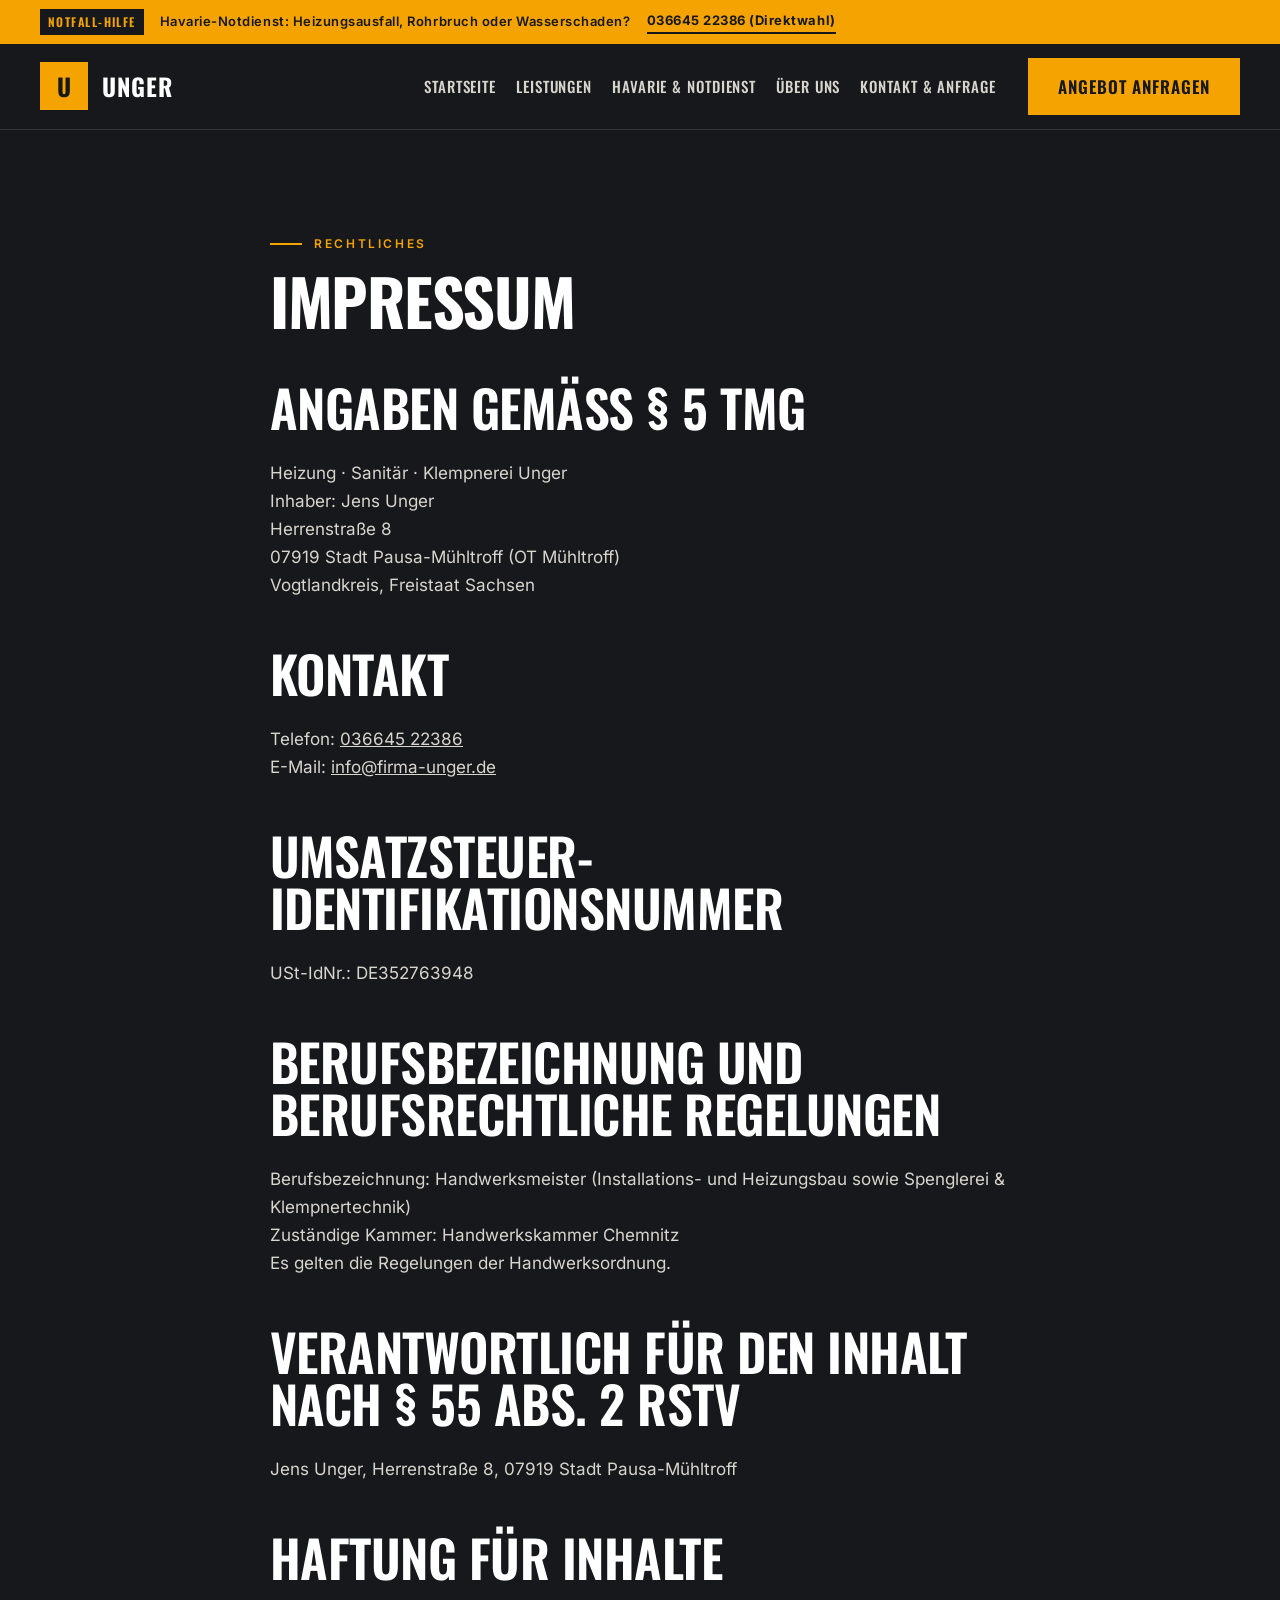
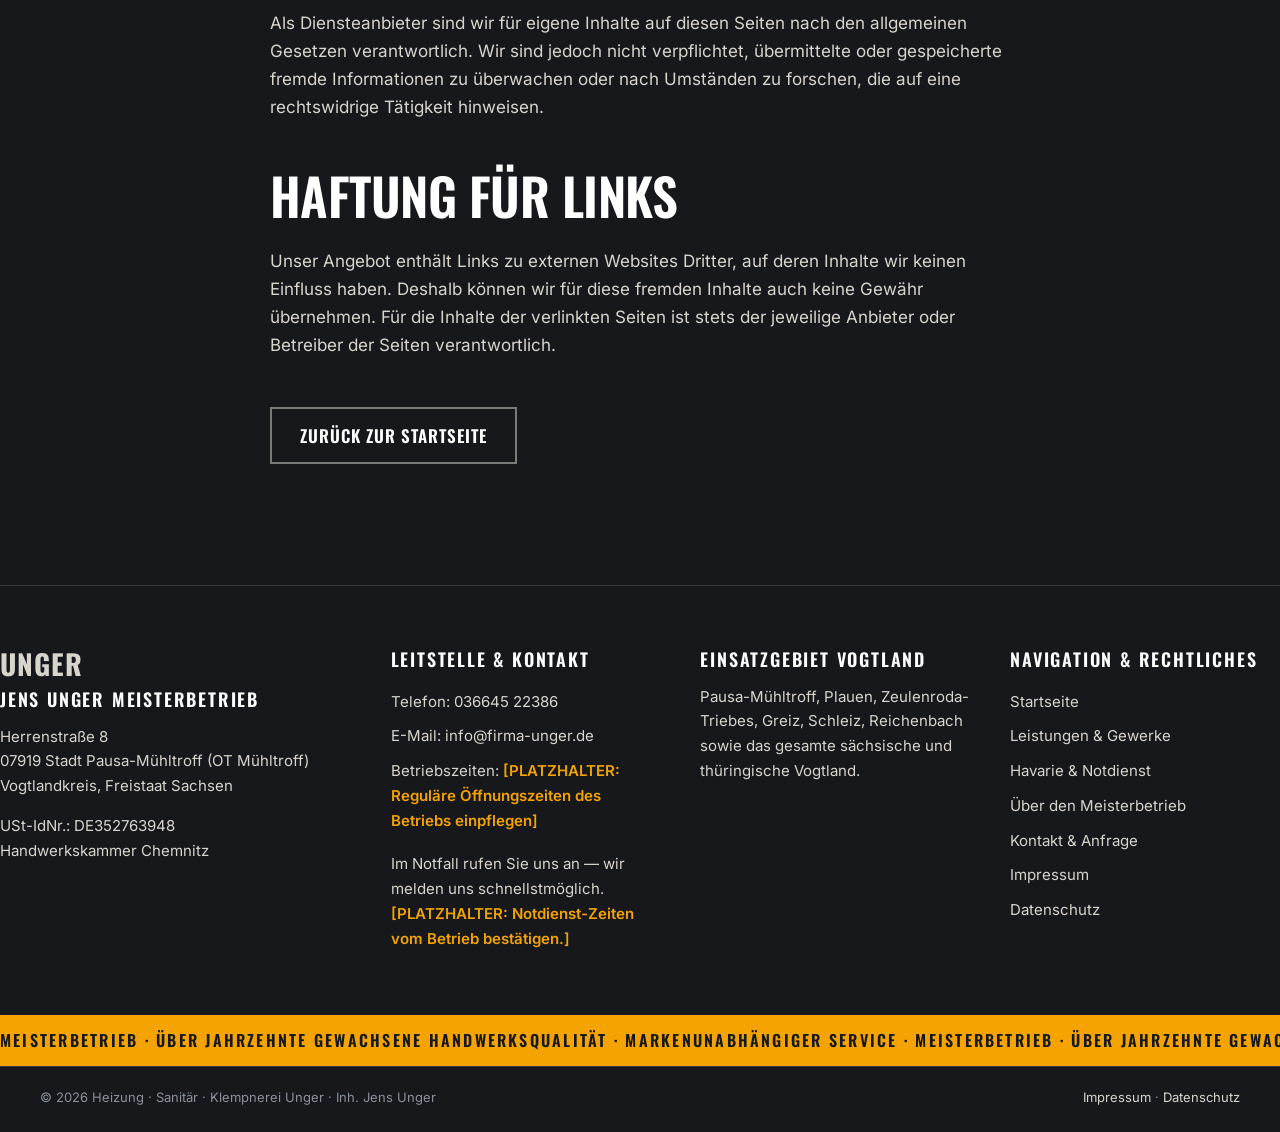
<file: impressum.html>
<!DOCTYPE html>
<html lang="de">
<head>
<meta charset="utf-8">
<meta name="viewport" content="width=device-width, initial-scale=1">
<title>Impressum — Heizung Sanitär Pausa-Mühltroff / Vogtland — Unger Meisterbetrieb</title>
<meta name="description" content="Impressum des Meisterbetriebs Heizung/Sanitär/Klempnerei Unger, Inh. Jens Unger, Herrenstraße 8, 07919 Stadt Pausa-Mühltroff.">
<meta name="robots" content="index, follow">
<link rel="stylesheet" href="style.css">
<link rel="icon" href="data:image/svg+xml,%3Csvg xmlns='http://www.w3.org/2000/svg' viewBox='0 0 64 64'%3E%3Crect width='64' height='64' fill='%23F5A300'/%3E%3Ctext x='32' y='44' font-family='Arial,sans-serif' font-size='36' font-weight='bold' text-anchor='middle' fill='%2316181C'%3EU%3C/text%3E%3C/svg%3E">
</head>
<body>
<a class="skip-link" href="#main">Zum Inhalt springen</a>

<div class="topband">
  <div class="wrap">
    <span class="badge">Notfall-Hilfe</span>
    <span>Havarie-Notdienst: Heizungsausfall, Rohrbruch oder Wasserschaden?</span>
    <a href="tel:03664522386">036645 22386 (Direktwahl)</a>
  </div>
</div>

<header class="site-header">
  <div class="wrap">
    <a class="brand" href="index.html" aria-label="Unger Meisterbetrieb — Startseite">
      <span class="brand-mark" aria-hidden="true">U</span>
      <span class="brand-name">Unger<small>Meisterbetrieb · Heizung · Sanitär · Klempnerei · Vogtland</small></span>
    </a>
    <button class="nav-toggle" type="button" aria-expanded="false" aria-controls="main-nav">Menü ☰</button>
    <nav class="main-nav" id="main-nav" aria-label="Hauptnavigation">
      <ul>
        <li><a href="index.html">Startseite</a></li>
        <li><a href="leistungen.html">Leistungen</a></li>
        <li><a href="notdienst.html">Havarie &amp; Notdienst</a></li>
        <li><a href="ueber-uns.html">Über uns</a></li>
        <li><a href="kontakt.html">Kontakt &amp; Anfrage</a></li>
      </ul>
    </nav>
    <div class="header-cta">
      <div class="header-phone">
        <span>Meister-Zentrale</span>
        <a href="tel:03664522386">036645 22386</a>
      </div>
      <a class="btn btn-amber" href="kontakt.html">Angebot anfragen</a>
    </div>
  </div>
</header>

<main id="main">
  <section class="section section-dark" aria-labelledby="imp-h1">
    <div class="wrap legal">
      <p class="eyebrow">Rechtliches</p>
      <h1 id="imp-h1" style="font-size:clamp(30px,8vw,64px)">Impressum</h1>

      <h2>Angaben gemäß § 5 TMG</h2>
      <p>
        Heizung · Sanitär · Klempnerei Unger<br>
        Inhaber: Jens Unger<br>
        Herrenstraße 8<br>
        07919 Stadt Pausa-Mühltroff (OT Mühltroff)<br>
        Vogtlandkreis, Freistaat Sachsen
      </p>

      <h2>Kontakt</h2>
      <p>
        Telefon: <a href="tel:03664522386">036645 22386</a><br>
        E-Mail: <a href="mailto:info@firma-unger.de">info@firma-unger.de</a>
      </p>

      <h2>Umsatzsteuer-Identifikationsnummer</h2>
      <p>USt-IdNr.: DE352763948</p>

      <h2>Berufsbezeichnung und berufsrechtliche Regelungen</h2>
      <p>
        Berufsbezeichnung: Handwerksmeister (Installations- und Heizungsbau sowie Spenglerei &amp; Klempnertechnik)<br>
        Zuständige Kammer: Handwerkskammer Chemnitz<br>
        Es gelten die Regelungen der Handwerksordnung.
      </p>

      <h2>Verantwortlich für den Inhalt nach § 55 Abs. 2 RStV</h2>
      <p>Jens Unger, Herrenstraße 8, 07919 Stadt Pausa-Mühltroff</p>

      <h2>Haftung für Inhalte</h2>
      <p>Als Diensteanbieter sind wir für eigene Inhalte auf diesen Seiten nach den allgemeinen Gesetzen verantwortlich. Wir sind jedoch nicht verpflichtet, übermittelte oder gespeicherte fremde Informationen zu überwachen oder nach Umständen zu forschen, die auf eine rechtswidrige Tätigkeit hinweisen.</p>

      <h2>Haftung für Links</h2>
      <p>Unser Angebot enthält Links zu externen Websites Dritter, auf deren Inhalte wir keinen Einfluss haben. Deshalb können wir für diese fremden Inhalte auch keine Gewähr übernehmen. Für die Inhalte der verlinkten Seiten ist stets der jeweilige Anbieter oder Betreiber der Seiten verantwortlich.</p>

      <p style="margin-top:48px"><a class="btn btn-ghost" href="index.html">Zurück zur Startseite</a></p>
    </div>
  </section>
</main>

<footer class="site-footer">
  <div class="wrap footer-grid">
    <div class="footer-brand">
      <p class="brand-name" style="margin-bottom:12px">Unger</p>
      <h3>Jens Unger Meisterbetrieb</h3>
      <p>Herrenstraße 8<br>07919 Stadt Pausa-Mühltroff (OT Mühltroff)<br>Vogtlandkreis, Freistaat Sachsen</p>
      <p>USt-IdNr.: DE352763948<br>Handwerkskammer Chemnitz</p>
    </div>
    <div>
      <h3>Leitstelle &amp; Kontakt</h3>
      <ul>
        <li>Telefon: <a href="tel:03664522386">036645 22386</a></li>
        <li>E-Mail: <a href="mailto:info@firma-unger.de">info@firma-unger.de</a></li>
        <li>Betriebszeiten: <span class="placeholder">[PLATZHALTER: Reguläre Öffnungszeiten des Betriebs einpflegen]</span></li>
      </ul>
      <p style="margin-top:14px">Im Notfall rufen Sie uns an — wir melden uns schnellstmöglich.<br><span class="placeholder">[PLATZHALTER: Notdienst-Zeiten vom Betrieb bestätigen.]</span></p>
    </div>
    <div>
      <h3>Einsatzgebiet Vogtland</h3>
      <p>Pausa-Mühltroff, Plauen, Zeulenroda-Triebes, Greiz, Schleiz, Reichenbach sowie das gesamte sächsische und thüringische Vogtland.</p>
    </div>
    <div>
      <h3>Navigation &amp; Rechtliches</h3>
      <ul>
        <li><a href="index.html">Startseite</a></li>
        <li><a href="leistungen.html">Leistungen &amp; Gewerke</a></li>
        <li><a href="notdienst.html">Havarie &amp; Notdienst</a></li>
        <li><a href="ueber-uns.html">Über den Meisterbetrieb</a></li>
        <li><a href="kontakt.html">Kontakt &amp; Anfrage</a></li>
        <li><a href="impressum.html">Impressum</a></li>
        <li><a href="datenschutz.html">Datenschutz</a></li>
      </ul>
    </div>
  </div>
  <div class="marquee" aria-hidden="true">
    <span class="marquee-inner">Meisterbetrieb · Über Jahrzehnte gewachsene Handwerksqualität · Markenunabhängiger Service ·&nbsp;Meisterbetrieb · Über Jahrzehnte gewachsene Handwerksqualität · Markenunabhängiger Service ·&nbsp;</span>
  </div>
  <div class="footer-bottom">
    <div class="wrap">
      <span>© 2026 Heizung · Sanitär · Klempnerei Unger · Inh. Jens Unger</span>
      <span><a href="impressum.html">Impressum</a> · <a href="datenschutz.html">Datenschutz</a></span>
    </div>
  </div>
</footer>

<div class="sticky-bar" role="navigation" aria-label="Schnellkontakt">
  <a class="call" href="tel:03664522386">Anrufen</a>
  <a href="kontakt.html">Anfrage</a>
</div>

<script src="app.js"></script>
</body>
</html>
</file>
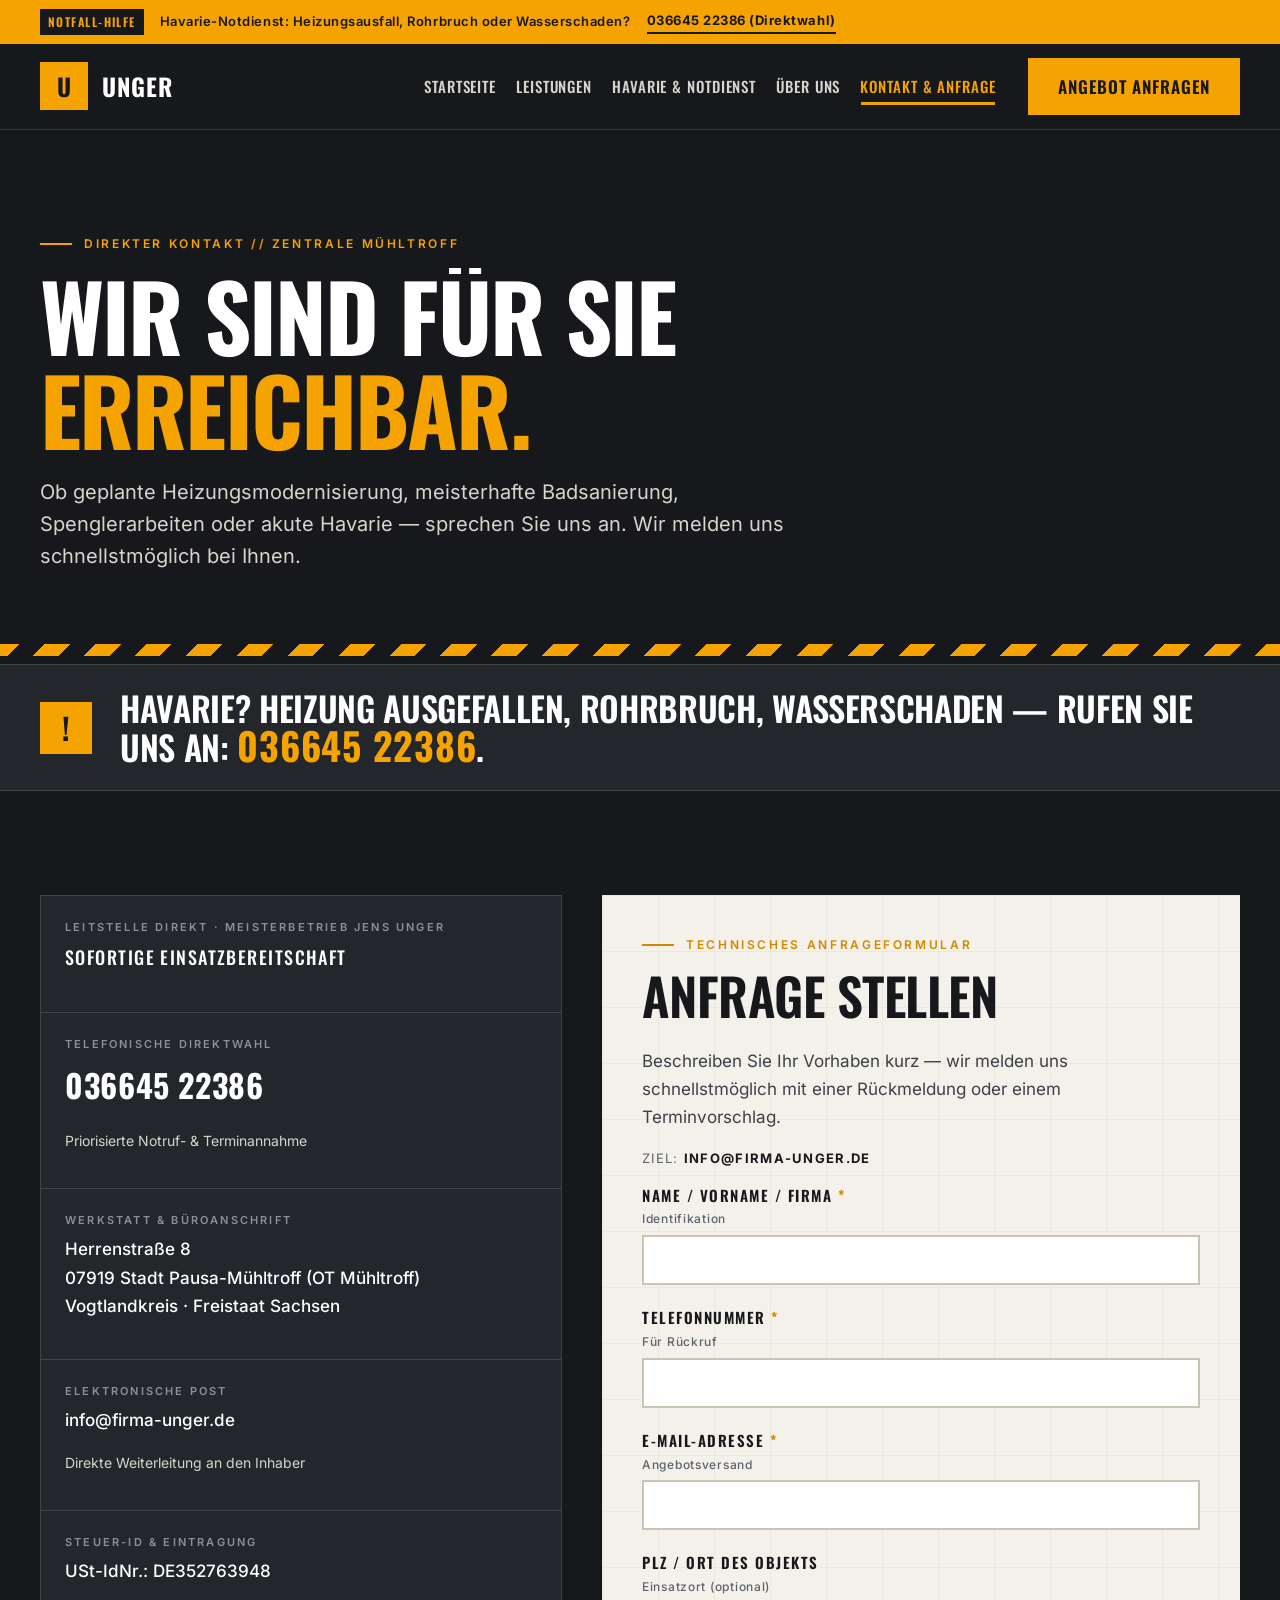
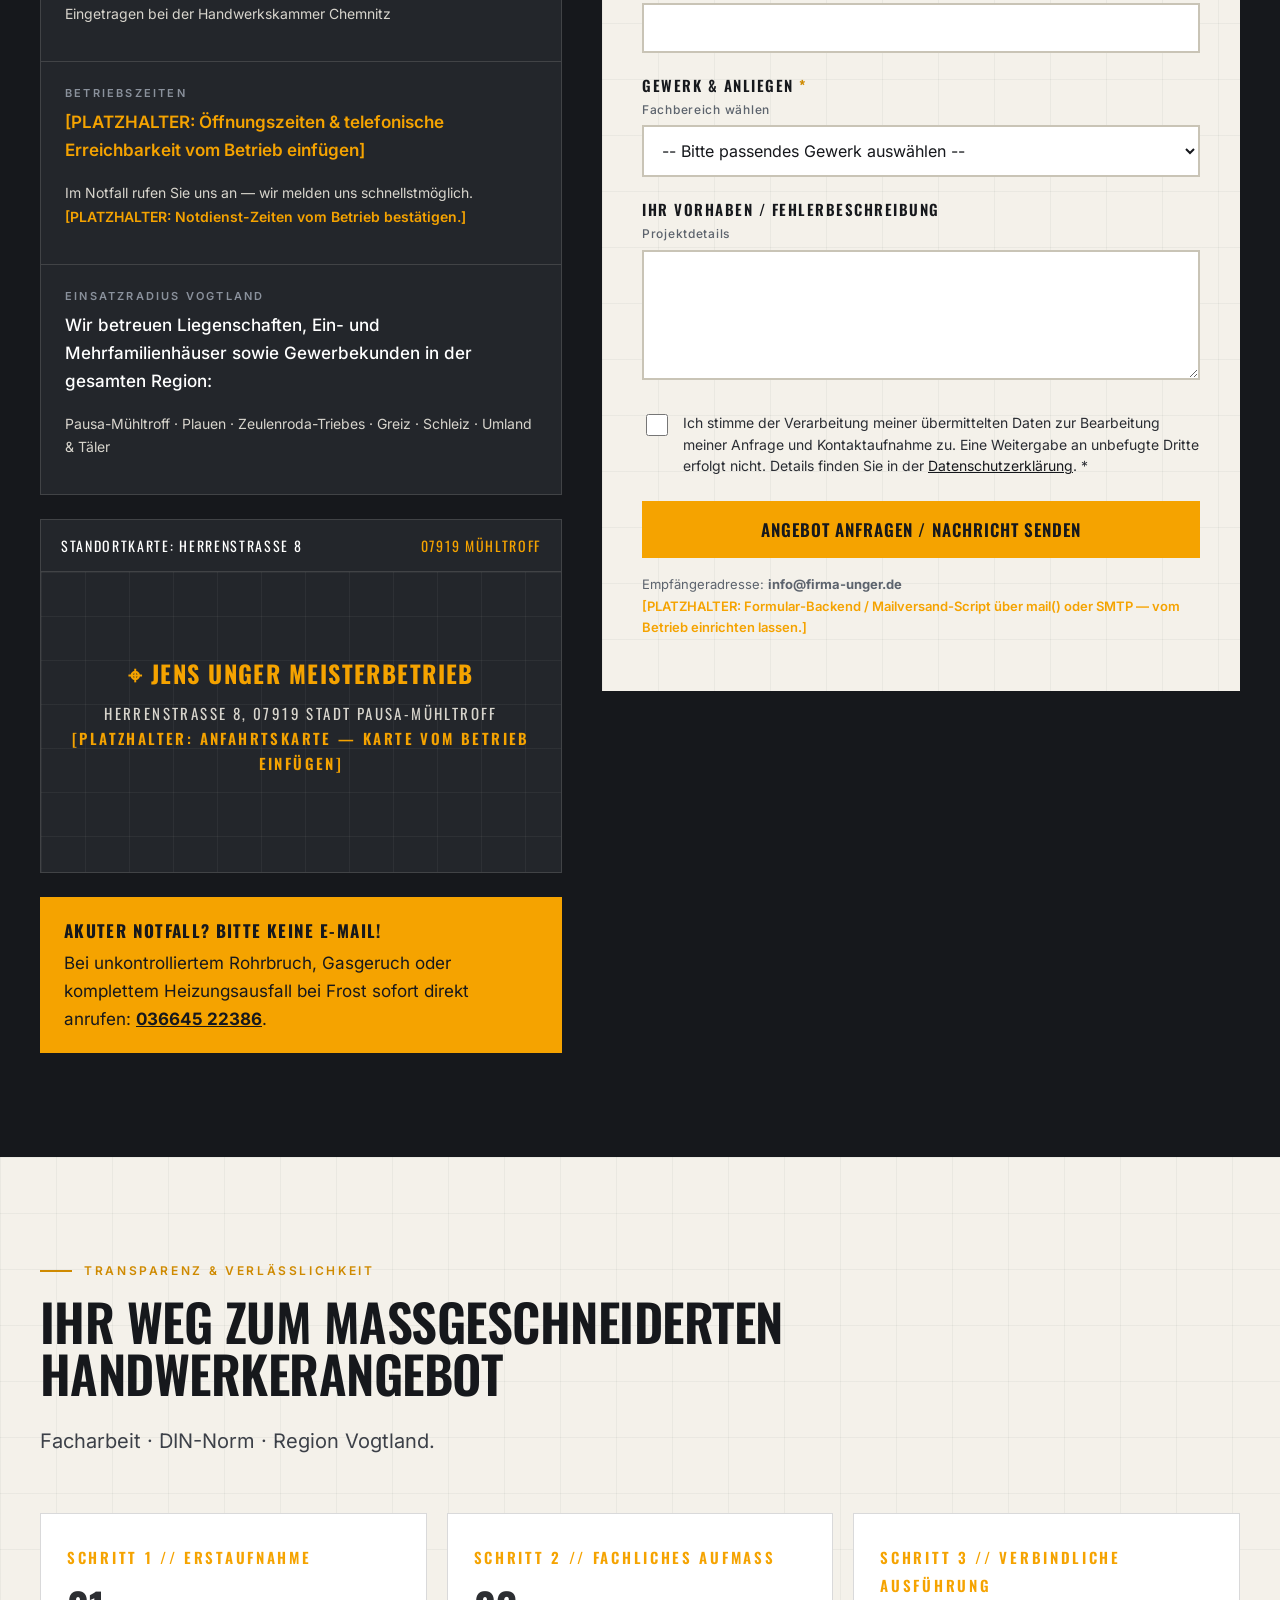
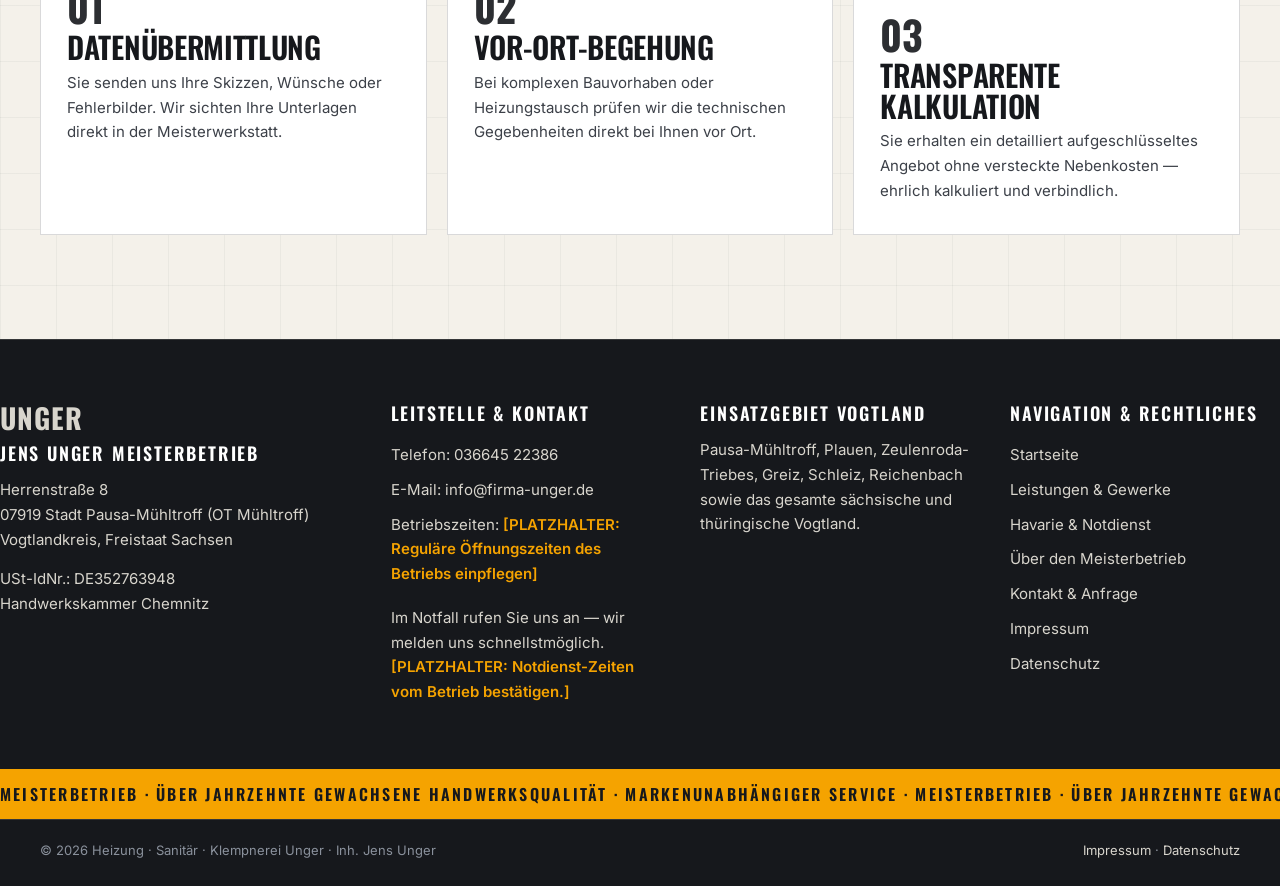
<file: kontakt.html>
<!DOCTYPE html>
<html lang="de">
<head>
<meta charset="utf-8">
<meta name="viewport" content="width=device-width, initial-scale=1">
<title>Kontakt &amp; Anfrage — Heizung Sanitär Pausa-Mühltroff / Vogtland — Unger Meisterbetrieb</title>
<meta name="description" content="Kontakt zum Meisterbetrieb Unger in Pausa-Mühltroff (Vogtland): Telefon 036645 22386, E-Mail info@firma-unger.de, Herrenstraße 8. Stellen Sie Ihre Anfrage — Heizung, Sanitär, Klempnerei, Gas &amp; Wasser oder Notfall.">
<meta name="robots" content="index, follow">
<meta property="og:title" content="Kontakt &amp; Anfrage — Heizung Sanitär Pausa-Mühltroff / Vogtland — Unger">
<meta property="og:description" content="Direkter Kontakt zur Meister-Zentrale: 036645 22386 · info@firma-unger.de · Herrenstraße 8, Pausa-Mühltroff.">
<meta property="og:type" content="website">
<meta property="og:locale" content="de_DE">
<link rel="stylesheet" href="style.css">
<link rel="icon" href="data:image/svg+xml,%3Csvg xmlns='http://www.w3.org/2000/svg' viewBox='0 0 64 64'%3E%3Crect width='64' height='64' fill='%23F5A300'/%3E%3Ctext x='32' y='44' font-family='Arial,sans-serif' font-size='36' font-weight='bold' text-anchor='middle' fill='%2316181C'%3EU%3C/text%3E%3C/svg%3E">
</head>
<body>
<a class="skip-link" href="#main">Zum Inhalt springen</a>

<div class="topband">
  <div class="wrap">
    <span class="badge">Notfall-Hilfe</span>
    <span>Havarie-Notdienst: Heizungsausfall, Rohrbruch oder Wasserschaden?</span>
    <a href="tel:03664522386">036645 22386 (Direktwahl)</a>
  </div>
</div>

<header class="site-header">
  <div class="wrap">
    <a class="brand" href="index.html" aria-label="Unger Meisterbetrieb — Startseite">
      <span class="brand-mark" aria-hidden="true">U</span>
      <span class="brand-name">Unger<small>Meisterbetrieb · Heizung · Sanitär · Klempnerei · Vogtland</small></span>
    </a>
    <button class="nav-toggle" type="button" aria-expanded="false" aria-controls="main-nav">Menü ☰</button>
    <nav class="main-nav" id="main-nav" aria-label="Hauptnavigation">
      <ul>
        <li><a href="index.html">Startseite</a></li>
        <li><a href="leistungen.html">Leistungen</a></li>
        <li><a href="notdienst.html">Havarie &amp; Notdienst</a></li>
        <li><a href="ueber-uns.html">Über uns</a></li>
        <li><a href="kontakt.html" class="active" aria-current="page">Kontakt &amp; Anfrage</a></li>
      </ul>
    </nav>
    <div class="header-cta">
      <div class="header-phone">
        <span>Meister-Zentrale</span>
        <a href="tel:03664522386">036645 22386</a>
      </div>
      <a class="btn btn-amber" href="#anfrage">Angebot anfragen</a>
    </div>
  </div>
</header>

<main id="main">

  <!-- Hero / contact -->
  <section class="hero" aria-labelledby="hero-h1">
    <div class="wrap">
      <p class="eyebrow">Direkter Kontakt // Zentrale Mühltroff</p>
      <h1 id="hero-h1">
        <span class="line"><span>Wir sind für Sie</span></span>
        <span class="line"><span class="amber">erreichbar.</span></span>
      </h1>
      <p class="lede">Ob geplante Heizungsmodernisierung, meisterhafte Badsanierung, Spenglerarbeiten oder akute Havarie — sprechen Sie uns an. Wir melden uns schnellstmöglich bei Ihnen.</p>
    </div>
    <hr class="hazard" style="margin-top:72px">
  </section>

  <!-- Notdienst band -->
  <section class="notdienst-band" aria-label="Notdienst">
    <div class="wrap">
      <span class="icon" aria-hidden="true">!</span>
      <h2>Havarie? Heizung ausgefallen, Rohrbruch, Wasserschaden — rufen Sie uns an: <a class="phone-big" href="tel:03664522386">036645 22386</a>.</h2>
    </div>
  </section>

  <!-- Contact + form -->
  <section class="section section-dark" aria-label="Kontakt und Anfrageformular">
    <div class="wrap contact-grid">

      <!-- Contact card -->
      <div class="reveal">
        <div class="contact-card">
          <div class="cc-row">
            <p class="cc-label">Leitstelle direkt · Meisterbetrieb Jens Unger</p>
            <p class="cc-value" style="font-family:var(--font-display);text-transform:uppercase;letter-spacing:.08em;font-size:18px">Sofortige Einsatzbereitschaft</p>
          </div>
          <div class="cc-row">
            <p class="cc-label">Telefonische Direktwahl</p>
            <p class="cc-value"><a class="cc-phone" href="tel:03664522386">036645 22386</a></p>
            <p class="cc-note">Priorisierte Notruf- &amp; Terminannahme</p>
          </div>
          <div class="cc-row">
            <p class="cc-label">Werkstatt &amp; Büroanschrift</p>
            <p class="cc-value">Herrenstraße 8<br>07919 Stadt Pausa-Mühltroff (OT Mühltroff)<br>Vogtlandkreis · Freistaat Sachsen</p>
          </div>
          <div class="cc-row">
            <p class="cc-label">Elektronische Post</p>
            <p class="cc-value"><a href="mailto:info@firma-unger.de">info@firma-unger.de</a></p>
            <p class="cc-note">Direkte Weiterleitung an den Inhaber</p>
          </div>
          <div class="cc-row">
            <p class="cc-label">Steuer-ID &amp; Eintragung</p>
            <p class="cc-value">USt-IdNr.: DE352763948</p>
            <p class="cc-note">Eingetragen bei der Handwerkskammer Chemnitz</p>
          </div>
          <div class="cc-row">
            <p class="cc-label">Betriebszeiten</p>
            <p class="cc-value"><span class="placeholder">[PLATZHALTER: Öffnungszeiten &amp; telefonische Erreichbarkeit vom Betrieb einfügen]</span></p>
            <p class="cc-note">Im Notfall rufen Sie uns an — wir melden uns schnellstmöglich.<br><span class="placeholder">[PLATZHALTER: Notdienst-Zeiten vom Betrieb bestätigen.]</span></p>
          </div>
          <div class="cc-row">
            <p class="cc-label">Einsatzradius Vogtland</p>
            <p class="cc-value">Wir betreuen Liegenschaften, Ein- und Mehrfamilienhäuser sowie Gewerbekunden in der gesamten Region:</p>
            <p class="cc-note">Pausa-Mühltroff · Plauen · Zeulenroda-Triebes · Greiz · Schleiz · Umland &amp; Täler</p>
          </div>
        </div>

        <div class="map-panel" style="margin-top:24px">
          <header><span>Standortkarte: Herrenstraße 8</span><span>07919 Mühltroff</span></header>
          <div class="map-body">
            <p class="pin"><strong>⌖ Jens Unger Meisterbetrieb</strong>Herrenstraße 8, 07919 Stadt Pausa-Mühltroff<br><span class="placeholder">[PLATZHALTER: Anfahrtskarte — Karte vom Betrieb einfügen]</span></p>
          </div>
        </div>

        <div class="emergency-note">
          <strong>Akuter Notfall? Bitte keine E-Mail!</strong>
          <p>Bei unkontrolliertem Rohrbruch, Gasgeruch oder komplettem Heizungsausfall bei Frost sofort direkt anrufen: <a href="tel:03664522386">036645 22386</a>.</p>
        </div>
      </div>

      <!-- Form -->
      <div class="reveal d1" id="anfrage">
        <div class="form-panel">
          <p class="eyebrow on-light">Technisches Anfrageformular</p>
          <h2>Anfrage stellen</h2>
          <p class="form-intro">Beschreiben Sie Ihr Vorhaben kurz — wir melden uns schnellstmöglich mit einer Rückmeldung oder einem Terminvorschlag.</p>
          <p class="target">Ziel: <strong>info@firma-unger.de</strong></p>

          <form id="anfrage-form" novalidate>
            <div class="field">
              <label for="f-name">Name / Vorname / Firma <span class="req" aria-hidden="true">*</span><small>Identifikation</small></label>
              <input type="text" id="f-name" name="name" autocomplete="name" required aria-describedby="err-name">
              <p class="error" id="err-name">Bitte geben Sie Ihren Namen an (mindestens 2 Zeichen).</p>
            </div>
            <div class="field">
              <label for="f-phone">Telefonnummer <span class="req" aria-hidden="true">*</span><small>Für Rückruf</small></label>
              <input type="tel" id="f-phone" name="phone" autocomplete="tel" required aria-describedby="err-phone">
              <p class="error" id="err-phone">Bitte geben Sie eine Telefonnummer für den Rückruf an.</p>
            </div>
            <div class="field">
              <label for="f-email">E-Mail-Adresse <span class="req" aria-hidden="true">*</span><small>Angebotsversand</small></label>
              <input type="email" id="f-email" name="email" autocomplete="email" required aria-describedby="err-email">
              <p class="error" id="err-email">Bitte geben Sie eine gültige E-Mail-Adresse an.</p>
            </div>
            <div class="field">
              <label for="f-plz">PLZ / Ort des Objekts<small>Einsatzort (optional)</small></label>
              <input type="text" id="f-plz" name="plz" autocomplete="postal-code">
            </div>
            <div class="field">
              <label for="f-gewerk">Gewerk &amp; Anliegen <span class="req" aria-hidden="true">*</span><small>Fachbereich wählen</small></label>
              <select id="f-gewerk" name="gewerk" required aria-describedby="err-gewerk">
                <option value="">-- Bitte passendes Gewerk auswählen --</option>
                <option>Heizungstechnik (Neubau, Modernisierung, Wärmepumpe, Brennwert)</option>
                <option>Sanitär &amp; Bad (Komplettbad, Badsanierung, Barrierefreiheit)</option>
                <option>Klempnerei &amp; Spengler (Dachrinnen, Blechabdeckungen, Zink/Kupfer)</option>
                <option>Gas- &amp; Wasserinstallationen (Hausanschluss, Filter, Enthärtung)</option>
                <option>Wartung, Kundendienst &amp; Kesselprüfung</option>
                <option>Notfall / Havarie (Dringend)</option>
              </select>
              <p class="error" id="err-gewerk">Bitte wählen Sie ein Gewerk aus.</p>
            </div>
            <div class="field">
              <label for="f-msg">Ihr Vorhaben / Fehlerbeschreibung<small>Projektdetails</small></label>
              <textarea id="f-msg" name="message" rows="5"></textarea>
            </div>
            <div class="checkbox-field" id="consent-field">
              <input type="checkbox" id="f-consent" name="consent" required>
              <label for="f-consent">Ich stimme der Verarbeitung meiner übermittelten Daten zur Bearbeitung meiner Anfrage und Kontaktaufnahme zu. Eine Weitergabe an unbefugte Dritte erfolgt nicht. Details finden Sie in der <a href="datenschutz.html">Datenschutzerklärung</a>. <span class="req" aria-hidden="true">*</span></label>
            </div>
            <button class="btn btn-amber" type="submit" style="width:100%">Angebot anfragen / Nachricht senden</button>
            <p style="margin-top:16px;font-size:13px;color:var(--steel-dark)">Empfängeradresse: <strong>info@firma-unger.de</strong><br><span class="placeholder">[PLATZHALTER: Formular-Backend / Mailversand-Script über mail() oder SMTP — vom Betrieb einrichten lassen.]</span></p>
          </form>

          <div class="form-success" id="form-success" role="status" aria-live="polite">
            <span class="ok">✓ Anfrage übermittelt</span>
            <h3>Vielen Dank für Ihre Anfrage!</h3>
            <p id="success-summary">Ihre Anfrage ist bei uns eingegangen — wir melden uns schnellstmöglich bei Ihnen. Empfänger: info@firma-unger.de.</p>
            <p>Hinweis: Dieses Formular ist eine Front-End-Demo. <span class="placeholder">[PLATZHALTER: Formular-Backend einrichten.]</span> Bei einem akuten Notfall rufen Sie bitte direkt an: <a href="tel:03664522386" style="color:var(--amber)">036645 22386</a>.</p>
          </div>
        </div>
      </div>

    </div>
  </section>

  <!-- Process -->
  <section class="section section-light" aria-labelledby="prozess-h2">
    <div class="wrap">
      <div class="section-head reveal">
        <p class="eyebrow on-light">Transparenz &amp; Verlässlichkeit</p>
        <h2 id="prozess-h2">Ihr Weg zum maßgeschneiderten Handwerkerangebot</h2>
        <p class="lede">Facharbeit · DIN-Norm · Region Vogtland.</p>
      </div>
      <div class="steps">
        <article class="step reveal">
          <span class="step-no">Schritt 1 // Erstaufnahme</span>
          <div class="step-icon" aria-hidden="true">01</div>
          <h3>Datenübermittlung</h3>
          <p>Sie senden uns Ihre Skizzen, Wünsche oder Fehlerbilder. Wir sichten Ihre Unterlagen direkt in der Meisterwerkstatt.</p>
        </article>
        <article class="step reveal d1">
          <span class="step-no">Schritt 2 // Fachliches Aufmaß</span>
          <div class="step-icon" aria-hidden="true">02</div>
          <h3>Vor-Ort-Begehung</h3>
          <p>Bei komplexen Bauvorhaben oder Heizungstausch prüfen wir die technischen Gegebenheiten direkt bei Ihnen vor Ort.</p>
        </article>
        <article class="step reveal d2">
          <span class="step-no">Schritt 3 // Verbindliche Ausführung</span>
          <div class="step-icon" aria-hidden="true">03</div>
          <h3>Transparente Kalkulation</h3>
          <p>Sie erhalten ein detailliert aufgeschlüsseltes Angebot ohne versteckte Nebenkosten — ehrlich kalkuliert und verbindlich.</p>
        </article>
      </div>
    </div>
  </section>

</main>

<footer class="site-footer">
  <div class="wrap footer-grid">
    <div class="footer-brand">
      <p class="brand-name" style="margin-bottom:12px">Unger</p>
      <h3>Jens Unger Meisterbetrieb</h3>
      <p>Herrenstraße 8<br>07919 Stadt Pausa-Mühltroff (OT Mühltroff)<br>Vogtlandkreis, Freistaat Sachsen</p>
      <p>USt-IdNr.: DE352763948<br>Handwerkskammer Chemnitz</p>
    </div>
    <div>
      <h3>Leitstelle &amp; Kontakt</h3>
      <ul>
        <li>Telefon: <a href="tel:03664522386">036645 22386</a></li>
        <li>E-Mail: <a href="mailto:info@firma-unger.de">info@firma-unger.de</a></li>
        <li>Betriebszeiten: <span class="placeholder">[PLATZHALTER: Reguläre Öffnungszeiten des Betriebs einpflegen]</span></li>
      </ul>
      <p style="margin-top:14px">Im Notfall rufen Sie uns an — wir melden uns schnellstmöglich.<br><span class="placeholder">[PLATZHALTER: Notdienst-Zeiten vom Betrieb bestätigen.]</span></p>
    </div>
    <div>
      <h3>Einsatzgebiet Vogtland</h3>
      <p>Pausa-Mühltroff, Plauen, Zeulenroda-Triebes, Greiz, Schleiz, Reichenbach sowie das gesamte sächsische und thüringische Vogtland.</p>
    </div>
    <div>
      <h3>Navigation &amp; Rechtliches</h3>
      <ul>
        <li><a href="index.html">Startseite</a></li>
        <li><a href="leistungen.html">Leistungen &amp; Gewerke</a></li>
        <li><a href="notdienst.html">Havarie &amp; Notdienst</a></li>
        <li><a href="ueber-uns.html">Über den Meisterbetrieb</a></li>
        <li><a href="kontakt.html">Kontakt &amp; Anfrage</a></li>
        <li><a href="impressum.html">Impressum</a></li>
        <li><a href="datenschutz.html">Datenschutz</a></li>
      </ul>
    </div>
  </div>
  <div class="marquee" aria-hidden="true">
    <span class="marquee-inner">Meisterbetrieb · Über Jahrzehnte gewachsene Handwerksqualität · Markenunabhängiger Service ·&nbsp;Meisterbetrieb · Über Jahrzehnte gewachsene Handwerksqualität · Markenunabhängiger Service ·&nbsp;</span>
  </div>
  <div class="footer-bottom">
    <div class="wrap">
      <span>© 2026 Heizung · Sanitär · Klempnerei Unger · Inh. Jens Unger</span>
      <span><a href="impressum.html">Impressum</a> · <a href="datenschutz.html">Datenschutz</a></span>
    </div>
  </div>
</footer>

<div class="sticky-bar" role="navigation" aria-label="Schnellkontakt">
  <a class="call" href="tel:03664522386">Anrufen</a>
  <a href="kontakt.html">Anfrage</a>
</div>

<script src="app.js"></script>
</body>
</html>
</file>
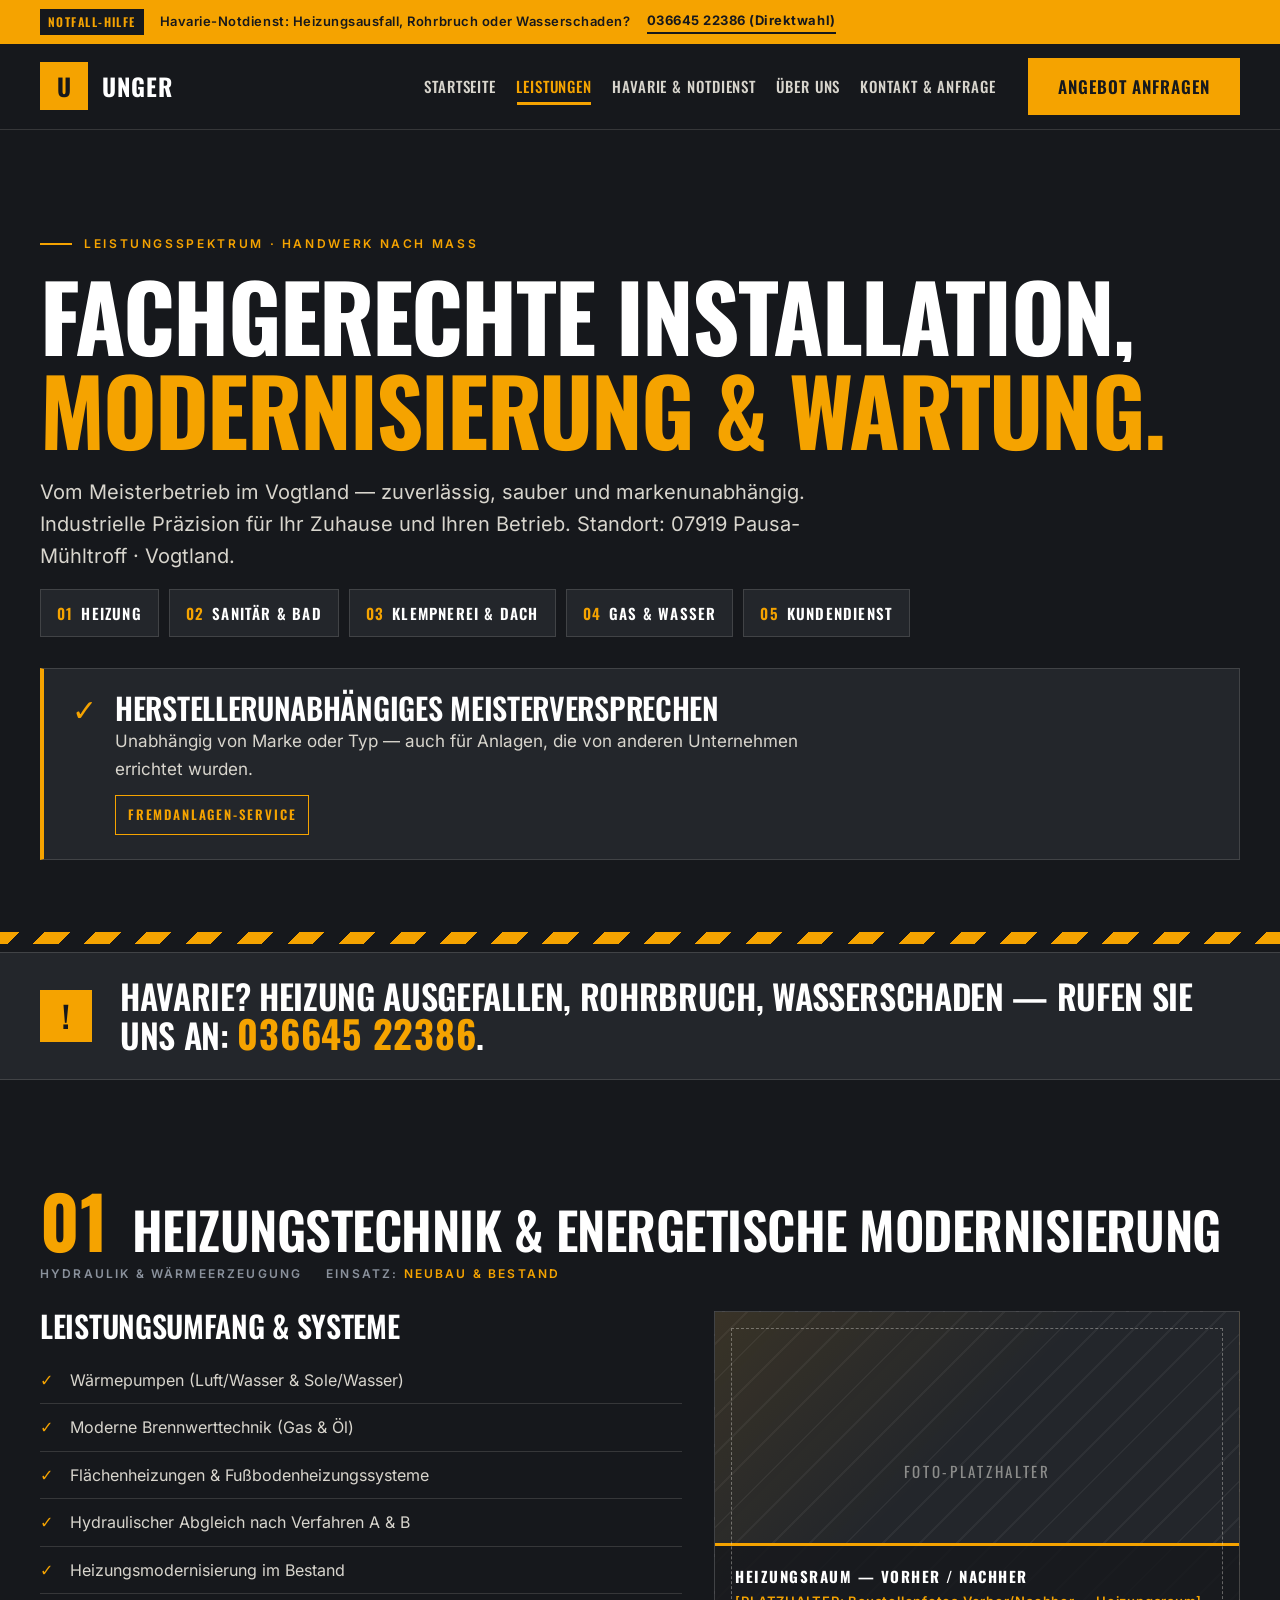
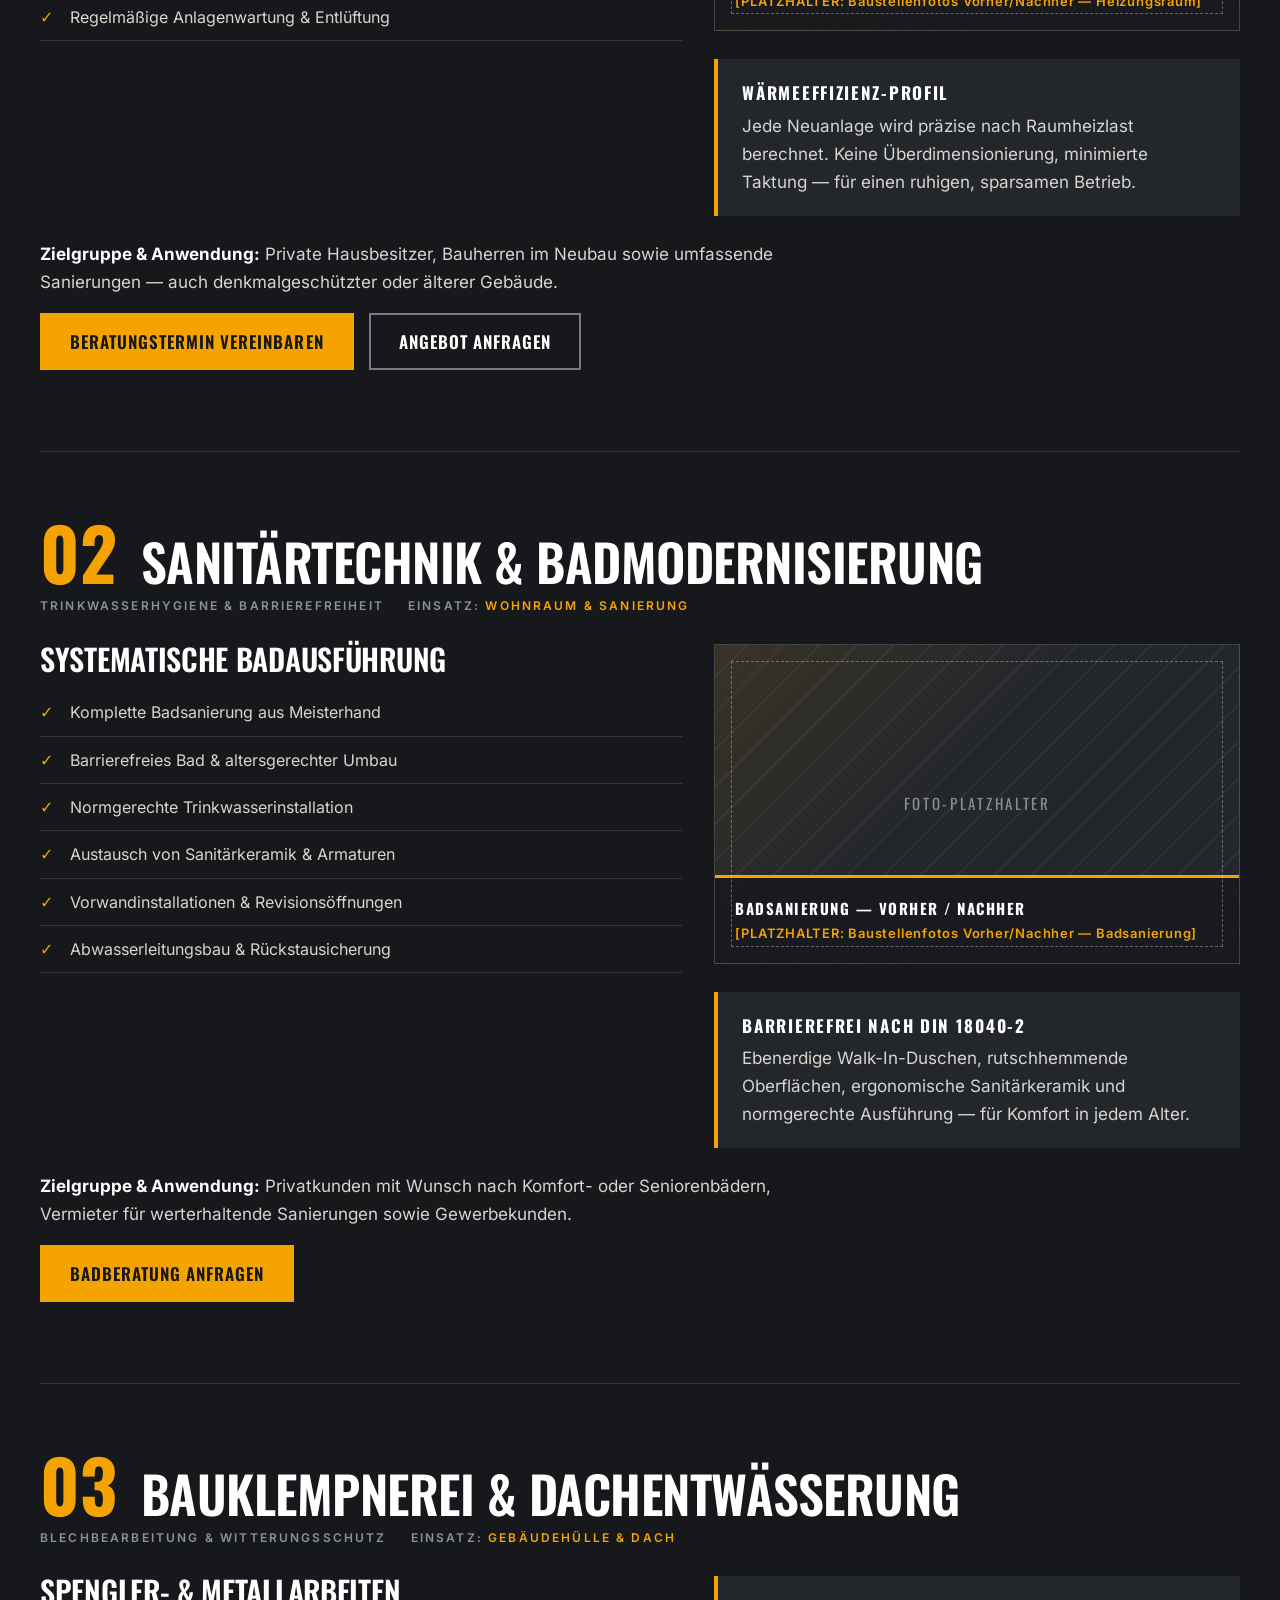
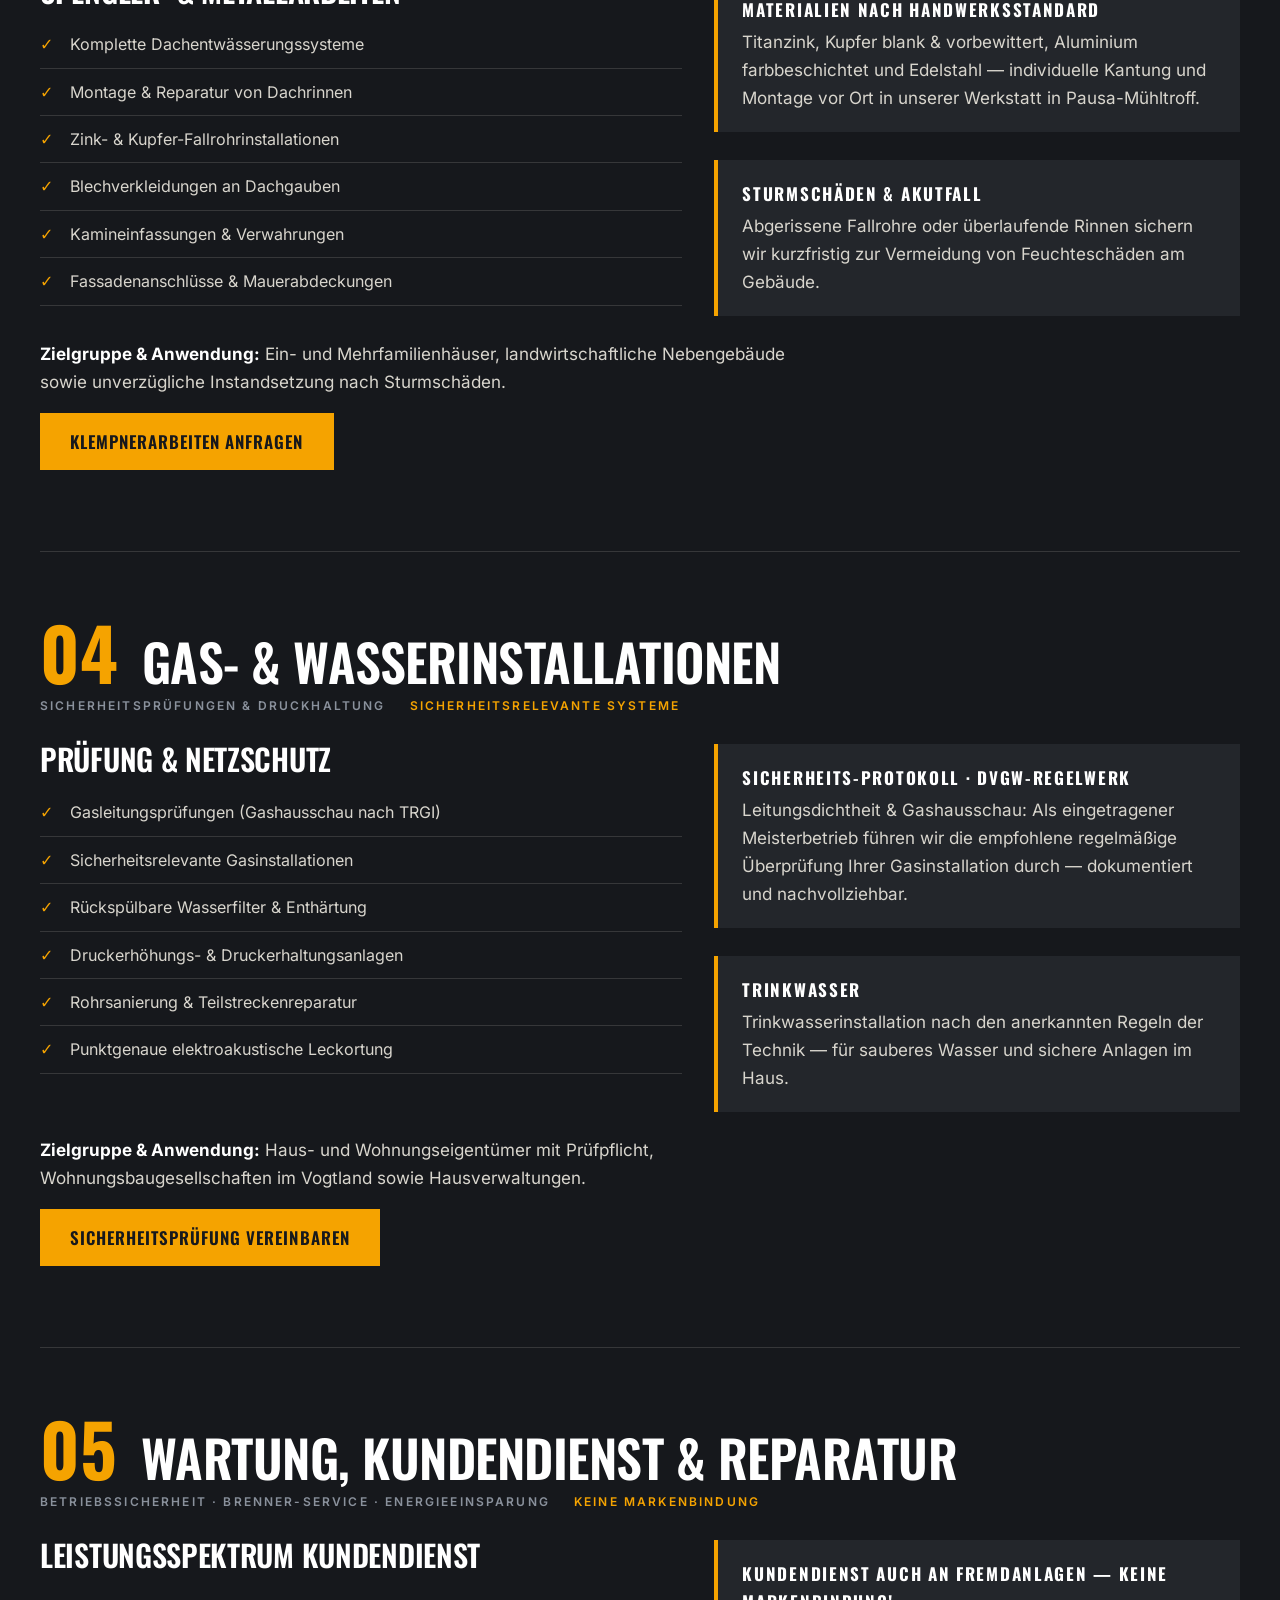
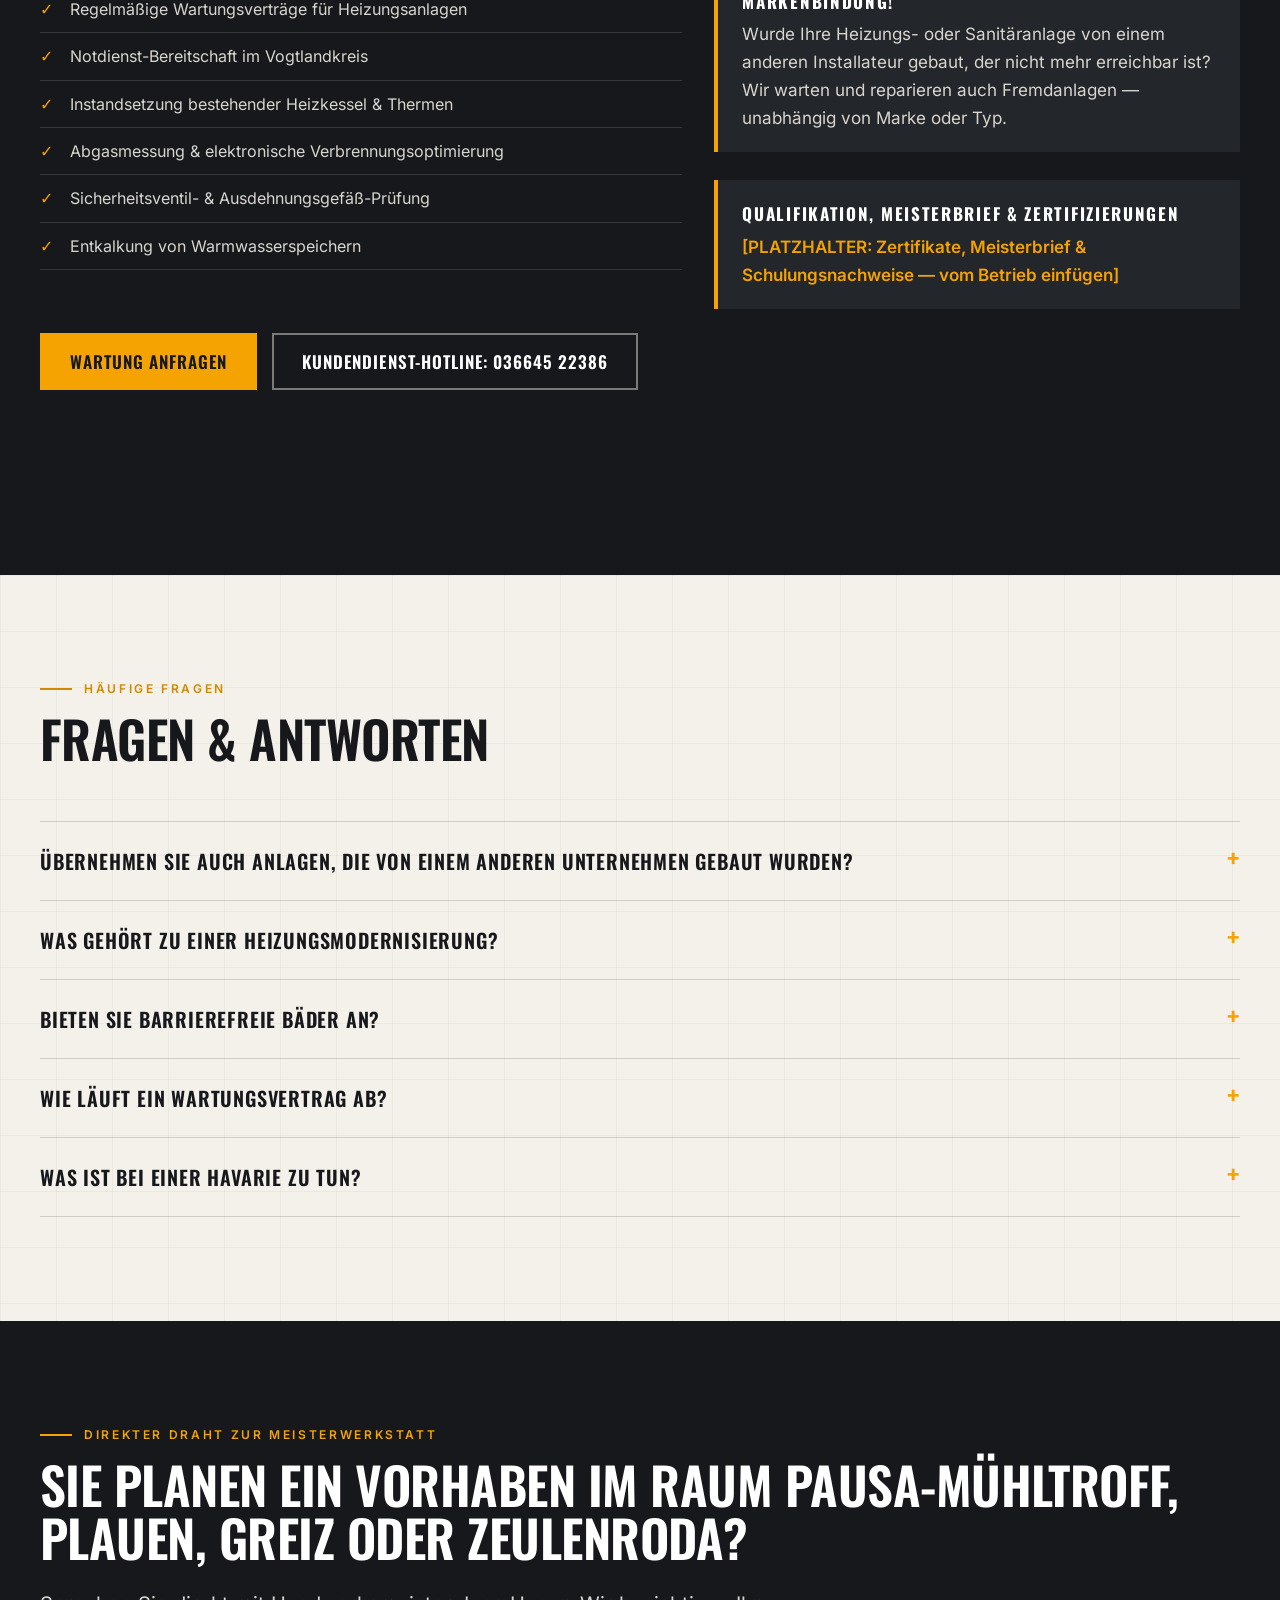
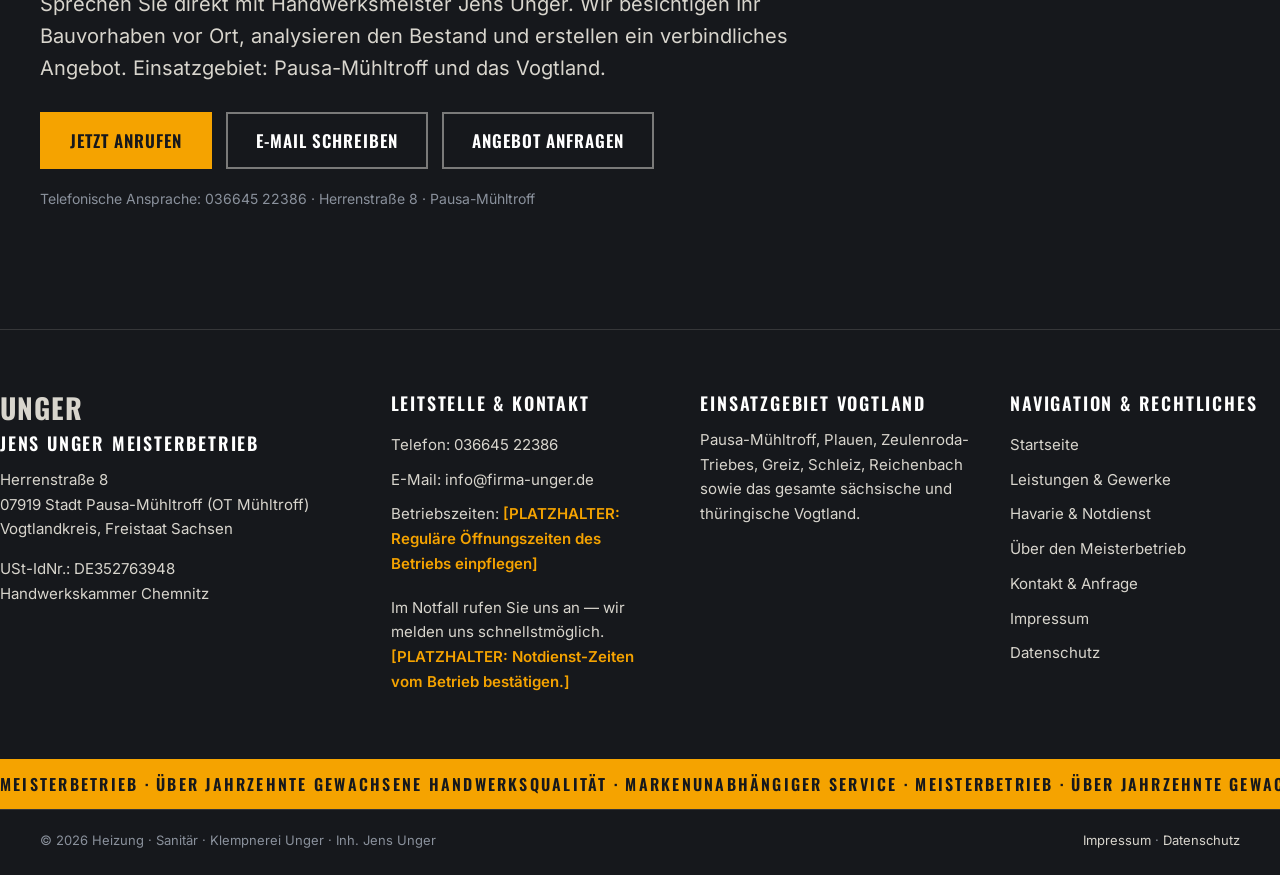
<file: leistungen.html>
<!DOCTYPE html>
<html lang="de">
<head>
<meta charset="utf-8">
<meta name="viewport" content="width=device-width, initial-scale=1">
<title>Leistungen — Heizung, Sanitär, Klempnerei | Heizung Sanitär Pausa-Mühltroff / Vogtland — Unger</title>
<meta name="description" content="Leistungen des Meisterbetriebs Unger in Pausa-Mühltroff (Vogtland): Heizungstechnik, Sanitär &amp; Bad, Klempnerei &amp; Dach, Gas- &amp; Wasserinstallationen, Wartung &amp; Kundendienst — markenunabhängig.">
<meta name="robots" content="index, follow">
<meta property="og:title" content="Leistungen — Heizung Sanitär Pausa-Mühltroff / Vogtland — Unger">
<meta property="og:description" content="Heizung, Sanitär &amp; Bad, Klempnerei, Gas &amp; Wasser, Wartung — fachgerecht aus Meisterhand, markenunabhängig.">
<meta property="og:type" content="website">
<meta property="og:locale" content="de_DE">
<link rel="stylesheet" href="style.css">
<link rel="icon" href="data:image/svg+xml,%3Csvg xmlns='http://www.w3.org/2000/svg' viewBox='0 0 64 64'%3E%3Crect width='64' height='64' fill='%23F5A300'/%3E%3Ctext x='32' y='44' font-family='Arial,sans-serif' font-size='36' font-weight='bold' text-anchor='middle' fill='%2316181C'%3EU%3C/text%3E%3C/svg%3E">
<script type="application/ld+json">
{
  "@context": "https://schema.org",
  "@type": "FAQPage",
  "mainEntity": [
    {
      "@type": "Question",
      "name": "Übernehmen Sie auch Anlagen, die von einem anderen Unternehmen gebaut wurden?",
      "acceptedAnswer": { "@type": "Answer", "text": "Ja. Wir arbeiten unabhängig von Marke oder Typ — auch für Anlagen, die von anderen Unternehmen errichtet wurden. Wartung, Reparatur und Kundendienst sind bei uns nicht an eine Herstellermarke gebunden." }
    },
    {
      "@type": "Question",
      "name": "Was gehört zu einer Heizungsmodernisierung?",
      "acceptedAnswer": { "@type": "Answer", "text": "Je nach Bestand: Wärmepumpe oder Brennwerttechnik, Flächenheizung oder Heizkörper, hydraulischer Abgleich und regelmäßige Wartung. Wir besichtigen die Anlage vor Ort und erstellen ein nachvollziehbares Angebot." }
    },
    {
      "@type": "Question",
      "name": "Bieten Sie barrierefreie Bäder an?",
      "acceptedAnswer": { "@type": "Answer", "text": "Ja. Wir planen und bauen barrierefreie und altersgerechte Bäder — etwa mit ebenerdigen Duschen, rutschhemmenden Oberflächen und normgerechter Ausführung." }
    },
    {
      "@type": "Question",
      "name": "Wie läuft ein Wartungsvertrag ab?",
      "acceptedAnswer": { "@type": "Answer", "text": "Wir vereinbaren regelmäßige Wartungstermine für Ihre Heizungs- und Sanitäranlagen — inklusive Kesselwartung, Abgasmessung und Prüfung der Sicherheitsbauteile. Sprechen Sie uns für ein Angebot an." }
    },
    {
      "@type": "Question",
      "name": "Was ist bei einer Havarie zu tun?",
      "acceptedAnswer": { "@type": "Answer", "text": "Im Notfall rufen Sie uns an — wir melden uns schnellstmöglich. Bei Rohrbruch oder Heizungsausfall finden Sie auf unserer Notdienst-Seite die wichtigsten Sofortmaßnahmen, bis wir eintreffen." }
    }
  ]
}
</script>
</head>
<body>
<a class="skip-link" href="#main">Zum Inhalt springen</a>

<div class="topband">
  <div class="wrap">
    <span class="badge">Notfall-Hilfe</span>
    <span>Havarie-Notdienst: Heizungsausfall, Rohrbruch oder Wasserschaden?</span>
    <a href="tel:03664522386">036645 22386 (Direktwahl)</a>
  </div>
</div>

<header class="site-header">
  <div class="wrap">
    <a class="brand" href="index.html" aria-label="Unger Meisterbetrieb — Startseite">
      <span class="brand-mark" aria-hidden="true">U</span>
      <span class="brand-name">Unger<small>Meisterbetrieb · Heizung · Sanitär · Klempnerei · Vogtland</small></span>
    </a>
    <button class="nav-toggle" type="button" aria-expanded="false" aria-controls="main-nav">Menü ☰</button>
    <nav class="main-nav" id="main-nav" aria-label="Hauptnavigation">
      <ul>
        <li><a href="index.html">Startseite</a></li>
        <li><a href="leistungen.html" class="active" aria-current="page">Leistungen</a></li>
        <li><a href="notdienst.html">Havarie &amp; Notdienst</a></li>
        <li><a href="ueber-uns.html">Über uns</a></li>
        <li><a href="kontakt.html">Kontakt &amp; Anfrage</a></li>
      </ul>
    </nav>
    <div class="header-cta">
      <div class="header-phone">
        <span>Meister-Zentrale</span>
        <a href="tel:03664522386">036645 22386</a>
      </div>
      <a class="btn btn-amber" href="kontakt.html">Angebot anfragen</a>
    </div>
  </div>
</header>

<main id="main">

  <!-- Hero -->
  <section class="hero" aria-labelledby="hero-h1">
    <div class="wrap">
      <p class="eyebrow">Leistungsspektrum · Handwerk nach Maß</p>
      <h1 id="hero-h1">
        <span class="line"><span>Fachgerechte Installation,</span></span>
        <span class="line"><span class="amber">Modernisierung &amp; Wartung.</span></span>
      </h1>
      <p class="lede">Vom Meisterbetrieb im Vogtland — zuverlässig, sauber und markenunabhängig. Industrielle Präzision für Ihr Zuhause und Ihren Betrieb. Standort: 07919 Pausa-Mühltroff · Vogtland.</p>
      <ul class="quick-nav" aria-label="Gewerke-Schnellwahl">
        <li><a href="#heizung"><span class="n">01</span>Heizung</a></li>
        <li><a href="#sanitaer"><span class="n">02</span>Sanitär &amp; Bad</a></li>
        <li><a href="#klempnerei"><span class="n">03</span>Klempnerei &amp; Dach</a></li>
        <li><a href="#gas-wasser"><span class="n">04</span>Gas &amp; Wasser</a></li>
        <li><a href="#kundendienst"><span class="n">05</span>Kundendienst</a></li>
      </ul>
      <div class="promise reveal">
        <span class="mark" aria-hidden="true">✓</span>
        <div>
          <h3>Herstellerunabhängiges Meisterversprechen</h3>
          <p>Unabhängig von Marke oder Typ — auch für Anlagen, die von anderen Unternehmen errichtet wurden.</p>
          <span class="service-tag" style="display:inline-block;margin-top:12px">Fremdanlagen-Service</span>
        </div>
      </div>
    </div>
    <hr class="hazard" style="margin-top:72px">
  </section>

  <!-- Notdienst band -->
  <section class="notdienst-band" aria-label="Notdienst">
    <div class="wrap">
      <span class="icon" aria-hidden="true">!</span>
      <h2>Havarie? Heizung ausgefallen, Rohrbruch, Wasserschaden — rufen Sie uns an: <a class="phone-big" href="tel:03664522386">036645 22386</a>.</h2>
    </div>
  </section>

  <!-- Services detail -->
  <section class="section section-dark" aria-label="Leistungen im Detail">
    <div class="wrap">

      <!-- 01 Heizung -->
      <article class="service-detail reveal" id="heizung">
        <div class="detail-head">
          <span class="num" aria-hidden="true">01</span>
          <h2>Heizungstechnik &amp; energetische Modernisierung</h2>
        </div>
        <ul class="service-meta">
          <li>Hydraulik &amp; Wärmeerzeugung</li>
          <li>Einsatz: <b>Neubau &amp; Bestand</b></li>
        </ul>
        <div class="detail-grid">
          <div>
            <h3>Leistungsumfang &amp; Systeme</h3>
            <ul class="check-list">
              <li>Wärmepumpen (Luft/Wasser &amp; Sole/Wasser)</li>
              <li>Moderne Brennwerttechnik (Gas &amp; Öl)</li>
              <li>Flächenheizungen &amp; Fußbodenheizungssysteme</li>
              <li>Hydraulischer Abgleich nach Verfahren A &amp; B</li>
              <li>Heizungsmodernisierung im Bestand</li>
              <li>Regelmäßige Anlagenwartung &amp; Entlüftung</li>
            </ul>
          </div>
          <div>
            <figure class="photo-slot" style="margin:0">
              <div class="slot-frame" aria-hidden="true">Foto-Platzhalter</div>
              <figcaption class="slot-label"><strong>Heizungsraum — Vorher / Nachher</strong><span class="placeholder">[PLATZHALTER: Baustellenfotos Vorher/Nachher — Heizungsraum]</span></figcaption>
            </figure>
            <div class="detail-note">
              <strong>Wärmeeffizienz-Profil</strong>
              <p>Jede Neuanlage wird präzise nach Raumheizlast berechnet. Keine Überdimensionierung, minimierte Taktung — für einen ruhigen, sparsamen Betrieb.</p>
            </div>
          </div>
        </div>
        <p style="margin-top:24px"><strong style="color:var(--white)">Zielgruppe &amp; Anwendung:</strong> Private Hausbesitzer, Bauherren im Neubau sowie umfassende Sanierungen — auch denkmalgeschützter oder älterer Gebäude.</p>
        <p><a class="btn btn-amber" href="kontakt.html">Beratungstermin vereinbaren</a> <a class="btn btn-ghost" href="kontakt.html" style="margin-left:10px">Angebot anfragen</a></p>
      </article>

      <!-- 02 Sanitär -->
      <article class="service-detail reveal" id="sanitaer">
        <div class="detail-head">
          <span class="num" aria-hidden="true">02</span>
          <h2>Sanitärtechnik &amp; Badmodernisierung</h2>
        </div>
        <ul class="service-meta">
          <li>Trinkwasserhygiene &amp; Barrierefreiheit</li>
          <li>Einsatz: <b>Wohnraum &amp; Sanierung</b></li>
        </ul>
        <div class="detail-grid">
          <div>
            <h3>Systematische Badausführung</h3>
            <ul class="check-list">
              <li>Komplette Badsanierung aus Meisterhand</li>
              <li>Barrierefreies Bad &amp; altersgerechter Umbau</li>
              <li>Normgerechte Trinkwasserinstallation</li>
              <li>Austausch von Sanitärkeramik &amp; Armaturen</li>
              <li>Vorwandinstallationen &amp; Revisionsöffnungen</li>
              <li>Abwasserleitungsbau &amp; Rückstausicherung</li>
            </ul>
          </div>
          <div>
            <figure class="photo-slot" style="margin:0">
              <div class="slot-frame" aria-hidden="true">Foto-Platzhalter</div>
              <figcaption class="slot-label"><strong>Badsanierung — Vorher / Nachher</strong><span class="placeholder">[PLATZHALTER: Baustellenfotos Vorher/Nachher — Badsanierung]</span></figcaption>
            </figure>
            <div class="detail-note">
              <strong>Barrierefrei nach DIN 18040-2</strong>
              <p>Ebenerdige Walk-In-Duschen, rutschhemmende Oberflächen, ergonomische Sanitärkeramik und normgerechte Ausführung — für Komfort in jedem Alter.</p>
            </div>
          </div>
        </div>
        <p style="margin-top:24px"><strong style="color:var(--white)">Zielgruppe &amp; Anwendung:</strong> Privatkunden mit Wunsch nach Komfort- oder Seniorenbädern, Vermieter für werterhaltende Sanierungen sowie Gewerbekunden.</p>
        <p><a class="btn btn-amber" href="kontakt.html">Badberatung anfragen</a></p>
      </article>

      <!-- 03 Klempnerei -->
      <article class="service-detail reveal" id="klempnerei">
        <div class="detail-head">
          <span class="num" aria-hidden="true">03</span>
          <h2>Bauklempnerei &amp; Dachentwässerung</h2>
        </div>
        <ul class="service-meta">
          <li>Blechbearbeitung &amp; Witterungsschutz</li>
          <li>Einsatz: <b>Gebäudehülle &amp; Dach</b></li>
        </ul>
        <div class="detail-grid">
          <div>
            <h3>Spengler- &amp; Metallarbeiten</h3>
            <ul class="check-list">
              <li>Komplette Dachentwässerungssysteme</li>
              <li>Montage &amp; Reparatur von Dachrinnen</li>
              <li>Zink- &amp; Kupfer-Fallrohrinstallationen</li>
              <li>Blechverkleidungen an Dachgauben</li>
              <li>Kamineinfassungen &amp; Verwahrungen</li>
              <li>Fassadenanschlüsse &amp; Mauerabdeckungen</li>
            </ul>
          </div>
          <div>
            <div class="detail-note" style="margin-top:0">
              <strong>Materialien nach Handwerksstandard</strong>
              <p>Titanzink, Kupfer blank &amp; vorbewittert, Aluminium farbbeschichtet und Edelstahl — individuelle Kantung und Montage vor Ort in unserer Werkstatt in Pausa-Mühltroff.</p>
            </div>
            <div class="detail-note">
              <strong>Sturmschäden &amp; Akutfall</strong>
              <p>Abgerissene Fallrohre oder überlaufende Rinnen sichern wir kurzfristig zur Vermeidung von Feuchteschäden am Gebäude.</p>
            </div>
          </div>
        </div>
        <p style="margin-top:24px"><strong style="color:var(--white)">Zielgruppe &amp; Anwendung:</strong> Ein- und Mehrfamilienhäuser, landwirtschaftliche Nebengebäude sowie unverzügliche Instandsetzung nach Sturmschäden.</p>
        <p><a class="btn btn-amber" href="kontakt.html">Klempnerarbeiten anfragen</a></p>
      </article>

      <!-- 04 Gas & Wasser -->
      <article class="service-detail reveal" id="gas-wasser">
        <div class="detail-head">
          <span class="num" aria-hidden="true">04</span>
          <h2>Gas- &amp; Wasserinstallationen</h2>
        </div>
        <ul class="service-meta">
          <li>Sicherheitsprüfungen &amp; Druckhaltung</li>
          <li><b>Sicherheitsrelevante Systeme</b></li>
        </ul>
        <div class="detail-grid">
          <div>
            <h3>Prüfung &amp; Netzschutz</h3>
            <ul class="check-list">
              <li>Gasleitungsprüfungen (Gashausschau nach TRGI)</li>
              <li>Sicherheitsrelevante Gasinstallationen</li>
              <li>Rückspülbare Wasserfilter &amp; Enthärtung</li>
              <li>Druckerhöhungs- &amp; Druckerhaltungsanlagen</li>
              <li>Rohrsanierung &amp; Teilstreckenreparatur</li>
              <li>Punktgenaue elektroakustische Leckortung</li>
            </ul>
          </div>
          <div>
            <div class="detail-note" style="margin-top:0">
              <strong>Sicherheits-Protokoll · DVGW-Regelwerk</strong>
              <p>Leitungsdichtheit &amp; Gashausschau: Als eingetragener Meisterbetrieb führen wir die empfohlene regelmäßige Überprüfung Ihrer Gasinstallation durch — dokumentiert und nachvollziehbar.</p>
            </div>
            <div class="detail-note">
              <strong>Trinkwasser</strong>
              <p>Trinkwasserinstallation nach den anerkannten Regeln der Technik — für sauberes Wasser und sichere Anlagen im Haus.</p>
            </div>
          </div>
        </div>
        <p style="margin-top:24px"><strong style="color:var(--white)">Zielgruppe &amp; Anwendung:</strong> Haus- und Wohnungseigentümer mit Prüfpflicht, Wohnungsbaugesellschaften im Vogtland sowie Hausverwaltungen.</p>
        <p><a class="btn btn-amber" href="kontakt.html">Sicherheitsprüfung vereinbaren</a></p>
      </article>

      <!-- 05 Kundendienst -->
      <article class="service-detail reveal" id="kundendienst">
        <div class="detail-head">
          <span class="num" aria-hidden="true">05</span>
          <h2>Wartung, Kundendienst &amp; Reparatur</h2>
        </div>
        <ul class="service-meta">
          <li>Betriebssicherheit · Brenner-Service · Energieeinsparung</li>
          <li><b>Keine Markenbindung</b></li>
        </ul>
        <div class="detail-grid">
          <div>
            <h3>Leistungsspektrum Kundendienst</h3>
            <ul class="check-list">
              <li>Regelmäßige Wartungsverträge für Heizungsanlagen</li>
              <li>Notdienst-Bereitschaft im Vogtlandkreis</li>
              <li>Instandsetzung bestehender Heizkessel &amp; Thermen</li>
              <li>Abgasmessung &amp; elektronische Verbrennungsoptimierung</li>
              <li>Sicherheitsventil- &amp; Ausdehnungsgefäß-Prüfung</li>
              <li>Entkalkung von Warmwasserspeichern</li>
            </ul>
          </div>
          <div>
            <div class="detail-note" style="margin-top:0">
              <strong>Kundendienst auch an Fremdanlagen — keine Markenbindung!</strong>
              <p>Wurde Ihre Heizungs- oder Sanitäranlage von einem anderen Installateur gebaut, der nicht mehr erreichbar ist? Wir warten und reparieren auch Fremdanlagen — unabhängig von Marke oder Typ.</p>
            </div>
            <div class="detail-note">
              <strong>Qualifikation, Meisterbrief &amp; Zertifizierungen</strong>
              <p><span class="placeholder">[PLATZHALTER: Zertifikate, Meisterbrief &amp; Schulungsnachweise — vom Betrieb einfügen]</span></p>
            </div>
          </div>
        </div>
        <p style="margin-top:24px"><a class="btn btn-amber" href="kontakt.html">Wartung anfragen</a> <a class="btn btn-ghost" href="tel:03664522386" style="margin-left:10px">Kundendienst-Hotline: 036645 22386</a></p>
      </article>

    </div>
  </section>

  <!-- FAQ -->
  <section class="section section-light" aria-labelledby="faq-h2">
    <div class="wrap">
      <div class="section-head reveal">
        <p class="eyebrow on-light">Häufige Fragen</p>
        <h2 id="faq-h2">Fragen &amp; Antworten</h2>
      </div>
      <div class="faq reveal">
        <details class="faq-item">
          <summary>Übernehmen Sie auch Anlagen, die von einem anderen Unternehmen gebaut wurden?</summary>
          <p>Ja. Wir arbeiten unabhängig von Marke oder Typ — auch für Anlagen, die von anderen Unternehmen errichtet wurden. Wartung, Reparatur und Kundendienst sind bei uns nicht an eine Herstellermarke gebunden.</p>
        </details>
        <details class="faq-item">
          <summary>Was gehört zu einer Heizungsmodernisierung?</summary>
          <p>Je nach Bestand: Wärmepumpe oder Brennwerttechnik, Flächenheizung oder Heizkörper, hydraulischer Abgleich und regelmäßige Wartung. Wir besichtigen die Anlage vor Ort und erstellen ein nachvollziehbares Angebot.</p>
        </details>
        <details class="faq-item">
          <summary>Bieten Sie barrierefreie Bäder an?</summary>
          <p>Ja. Wir planen und bauen barrierefreie und altersgerechte Bäder — etwa mit ebenerdigen Duschen, rutschhemmenden Oberflächen und normgerechter Ausführung.</p>
        </details>
        <details class="faq-item">
          <summary>Wie läuft ein Wartungsvertrag ab?</summary>
          <p>Wir vereinbaren regelmäßige Wartungstermine für Ihre Heizungs- und Sanitäranlagen — inklusive Kesselwartung, Abgasmessung und Prüfung der Sicherheitsbauteile. Sprechen Sie uns für ein Angebot an.</p>
        </details>
        <details class="faq-item">
          <summary>Was ist bei einer Havarie zu tun?</summary>
          <p>Im Notfall rufen Sie uns an — wir melden uns schnellstmöglich. Bei Rohrbruch oder Heizungsausfall finden Sie auf unserer Notdienst-Seite die wichtigsten Sofortmaßnahmen, bis wir eintreffen.</p>
        </details>
      </div>
    </div>
  </section>

  <!-- Closing CTA -->
  <section class="section section-dark" aria-labelledby="cta-h2">
    <div class="wrap">
      <div class="cta-block reveal">
        <p class="eyebrow">Direkter Draht zur Meisterwerkstatt</p>
        <h2 id="cta-h2">Sie planen ein Vorhaben im Raum Pausa-Mühltroff, Plauen, Greiz oder Zeulenroda?</h2>
        <p class="lede">Sprechen Sie direkt mit Handwerksmeister Jens Unger. Wir besichtigen Ihr Bauvorhaben vor Ort, analysieren den Bestand und erstellen ein verbindliches Angebot. Einsatzgebiet: Pausa-Mühltroff und das Vogtland.</p>
        <div class="btn-row">
          <a class="btn btn-amber" href="tel:03664522386">Jetzt anrufen</a>
          <a class="btn btn-ghost" href="mailto:info@firma-unger.de">E-Mail schreiben</a>
          <a class="btn btn-ghost" href="kontakt.html">Angebot anfragen</a>
        </div>
        <p class="fine">Telefonische Ansprache: 036645 22386 · Herrenstraße 8 · Pausa-Mühltroff</p>
      </div>
    </div>
  </section>

</main>

<footer class="site-footer">
  <div class="wrap footer-grid">
    <div class="footer-brand">
      <p class="brand-name" style="margin-bottom:12px">Unger</p>
      <h3>Jens Unger Meisterbetrieb</h3>
      <p>Herrenstraße 8<br>07919 Stadt Pausa-Mühltroff (OT Mühltroff)<br>Vogtlandkreis, Freistaat Sachsen</p>
      <p>USt-IdNr.: DE352763948<br>Handwerkskammer Chemnitz</p>
    </div>
    <div>
      <h3>Leitstelle &amp; Kontakt</h3>
      <ul>
        <li>Telefon: <a href="tel:03664522386">036645 22386</a></li>
        <li>E-Mail: <a href="mailto:info@firma-unger.de">info@firma-unger.de</a></li>
        <li>Betriebszeiten: <span class="placeholder">[PLATZHALTER: Reguläre Öffnungszeiten des Betriebs einpflegen]</span></li>
      </ul>
      <p style="margin-top:14px">Im Notfall rufen Sie uns an — wir melden uns schnellstmöglich.<br><span class="placeholder">[PLATZHALTER: Notdienst-Zeiten vom Betrieb bestätigen.]</span></p>
    </div>
    <div>
      <h3>Einsatzgebiet Vogtland</h3>
      <p>Pausa-Mühltroff, Plauen, Zeulenroda-Triebes, Greiz, Schleiz, Reichenbach sowie das gesamte sächsische und thüringische Vogtland.</p>
    </div>
    <div>
      <h3>Navigation &amp; Rechtliches</h3>
      <ul>
        <li><a href="index.html">Startseite</a></li>
        <li><a href="leistungen.html">Leistungen &amp; Gewerke</a></li>
        <li><a href="notdienst.html">Havarie &amp; Notdienst</a></li>
        <li><a href="ueber-uns.html">Über den Meisterbetrieb</a></li>
        <li><a href="kontakt.html">Kontakt &amp; Anfrage</a></li>
        <li><a href="impressum.html">Impressum</a></li>
        <li><a href="datenschutz.html">Datenschutz</a></li>
      </ul>
    </div>
  </div>
  <div class="marquee" aria-hidden="true">
    <span class="marquee-inner">Meisterbetrieb · Über Jahrzehnte gewachsene Handwerksqualität · Markenunabhängiger Service ·&nbsp;Meisterbetrieb · Über Jahrzehnte gewachsene Handwerksqualität · Markenunabhängiger Service ·&nbsp;</span>
  </div>
  <div class="footer-bottom">
    <div class="wrap">
      <span>© 2026 Heizung · Sanitär · Klempnerei Unger · Inh. Jens Unger</span>
      <span><a href="impressum.html">Impressum</a> · <a href="datenschutz.html">Datenschutz</a></span>
    </div>
  </div>
</footer>

<div class="sticky-bar" role="navigation" aria-label="Schnellkontakt">
  <a class="call" href="tel:03664522386">Anrufen</a>
  <a href="kontakt.html">Anfrage</a>
</div>

<script src="app.js"></script>
</body>
</html>
</file>
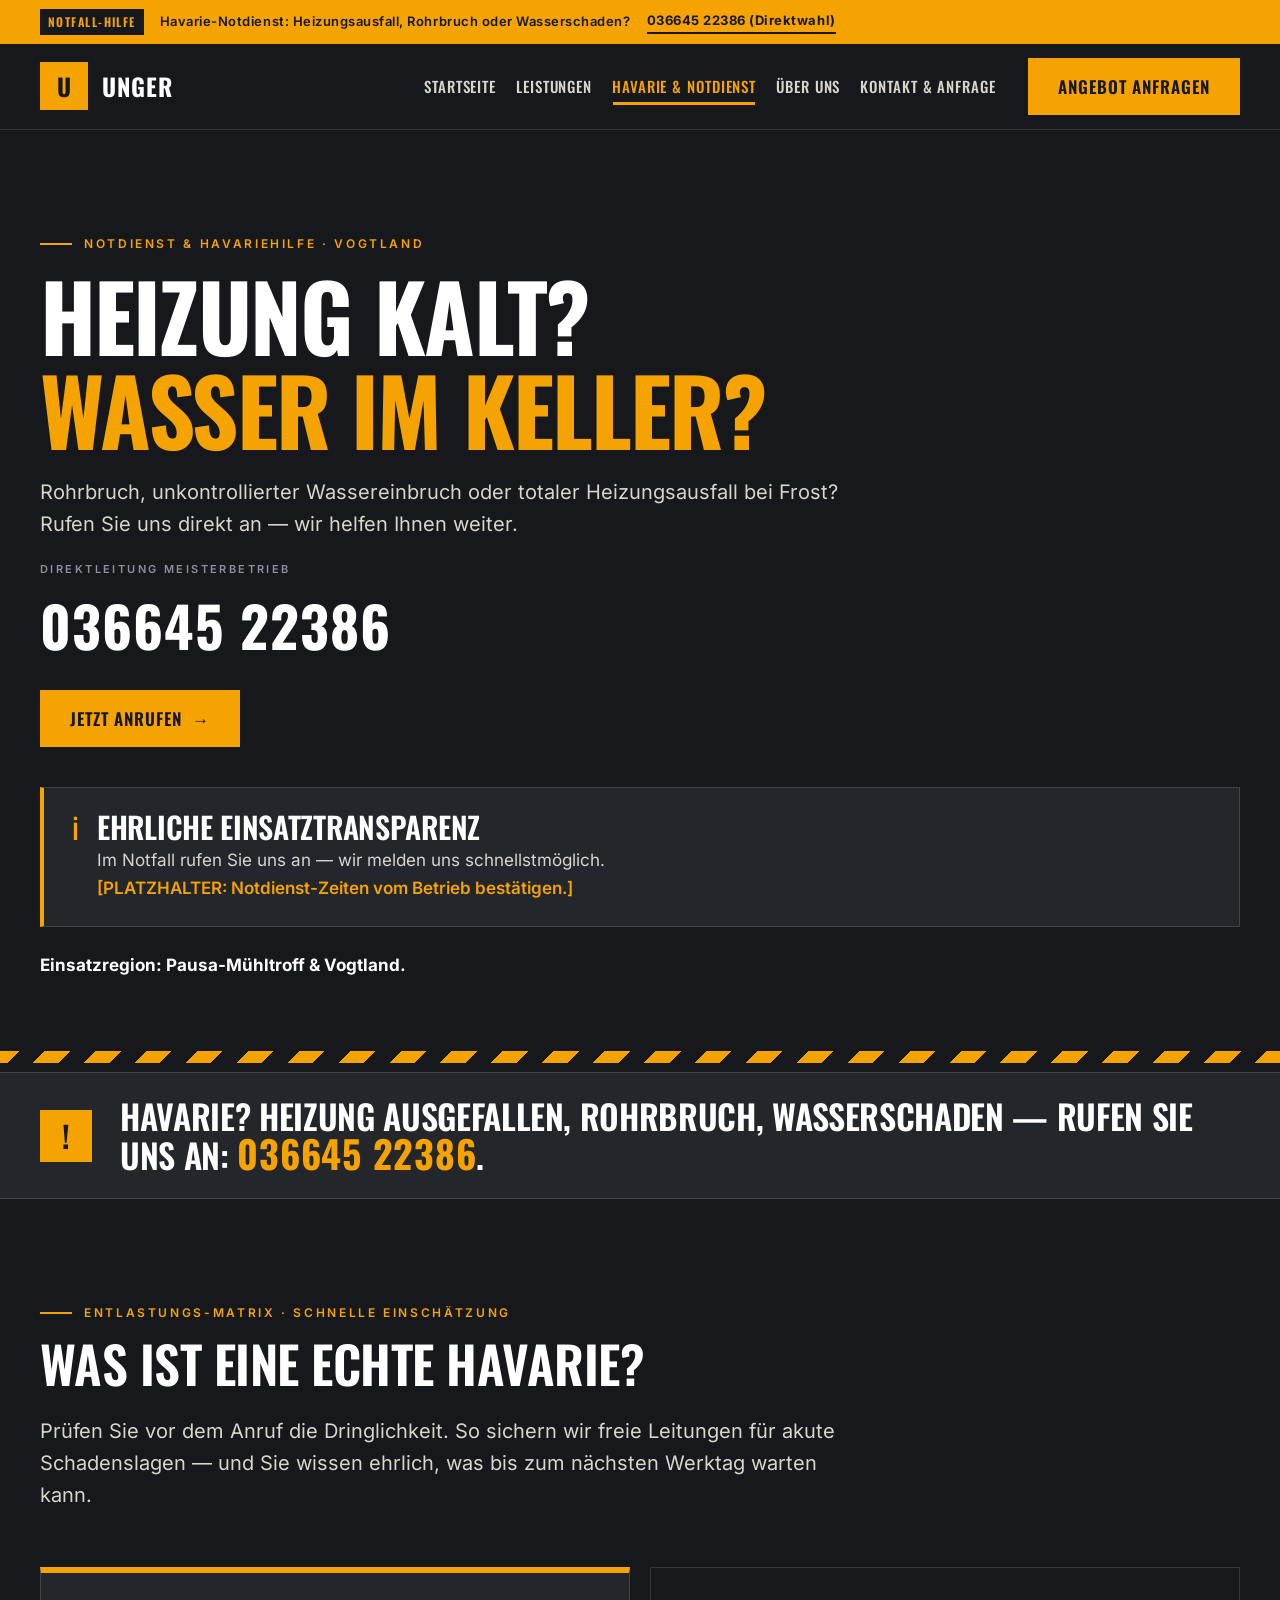
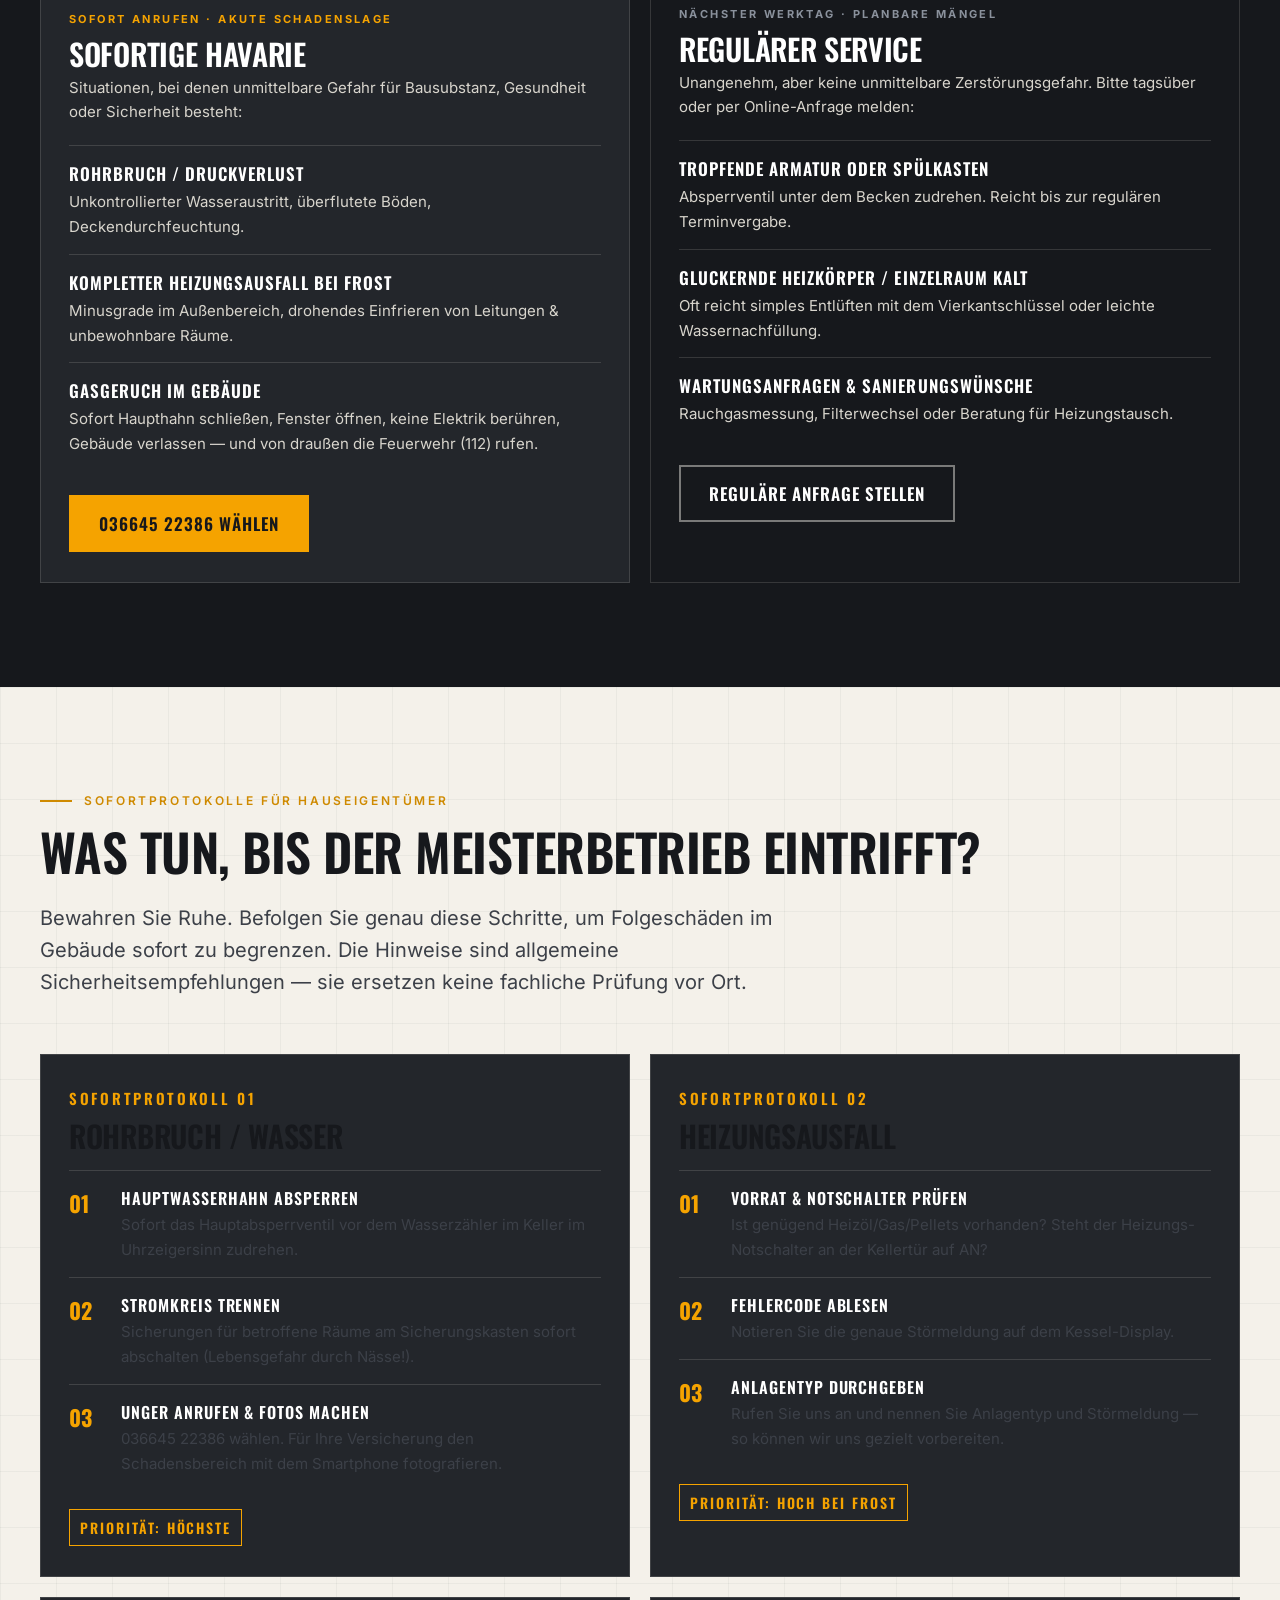
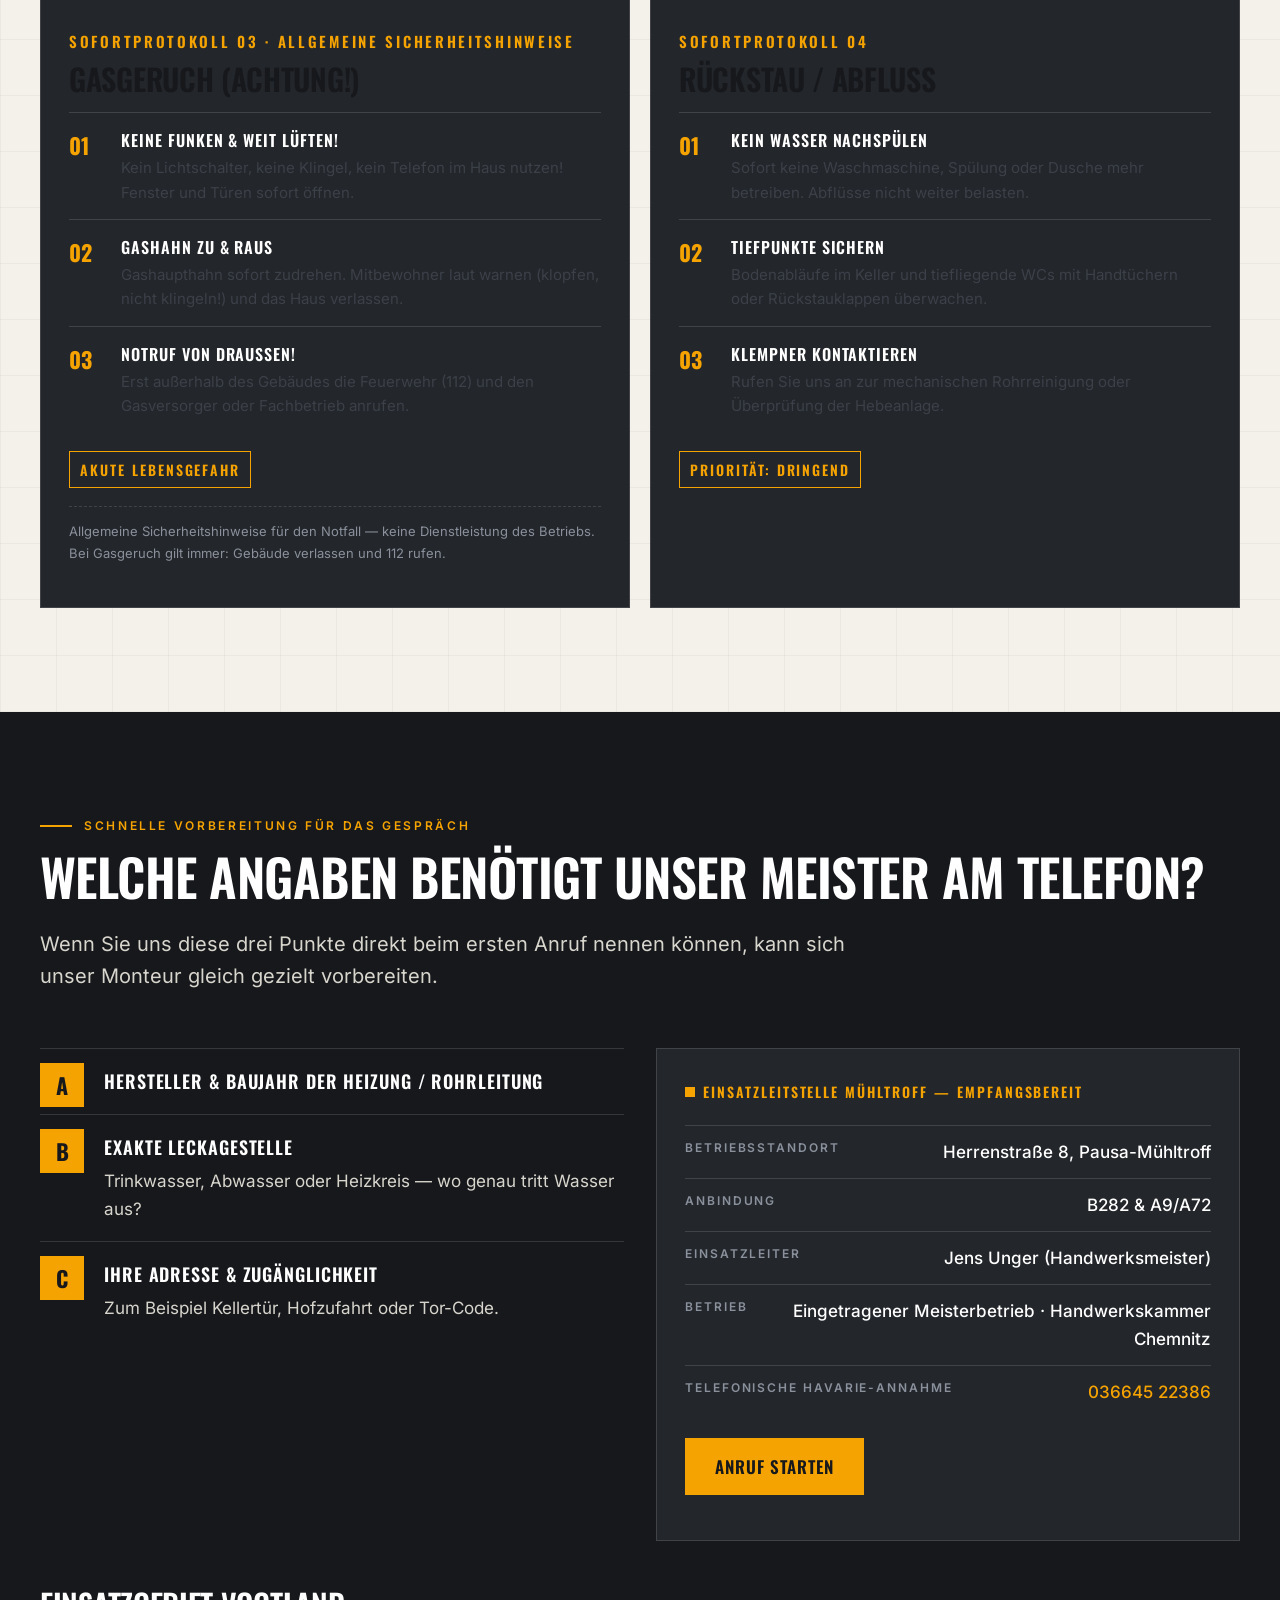
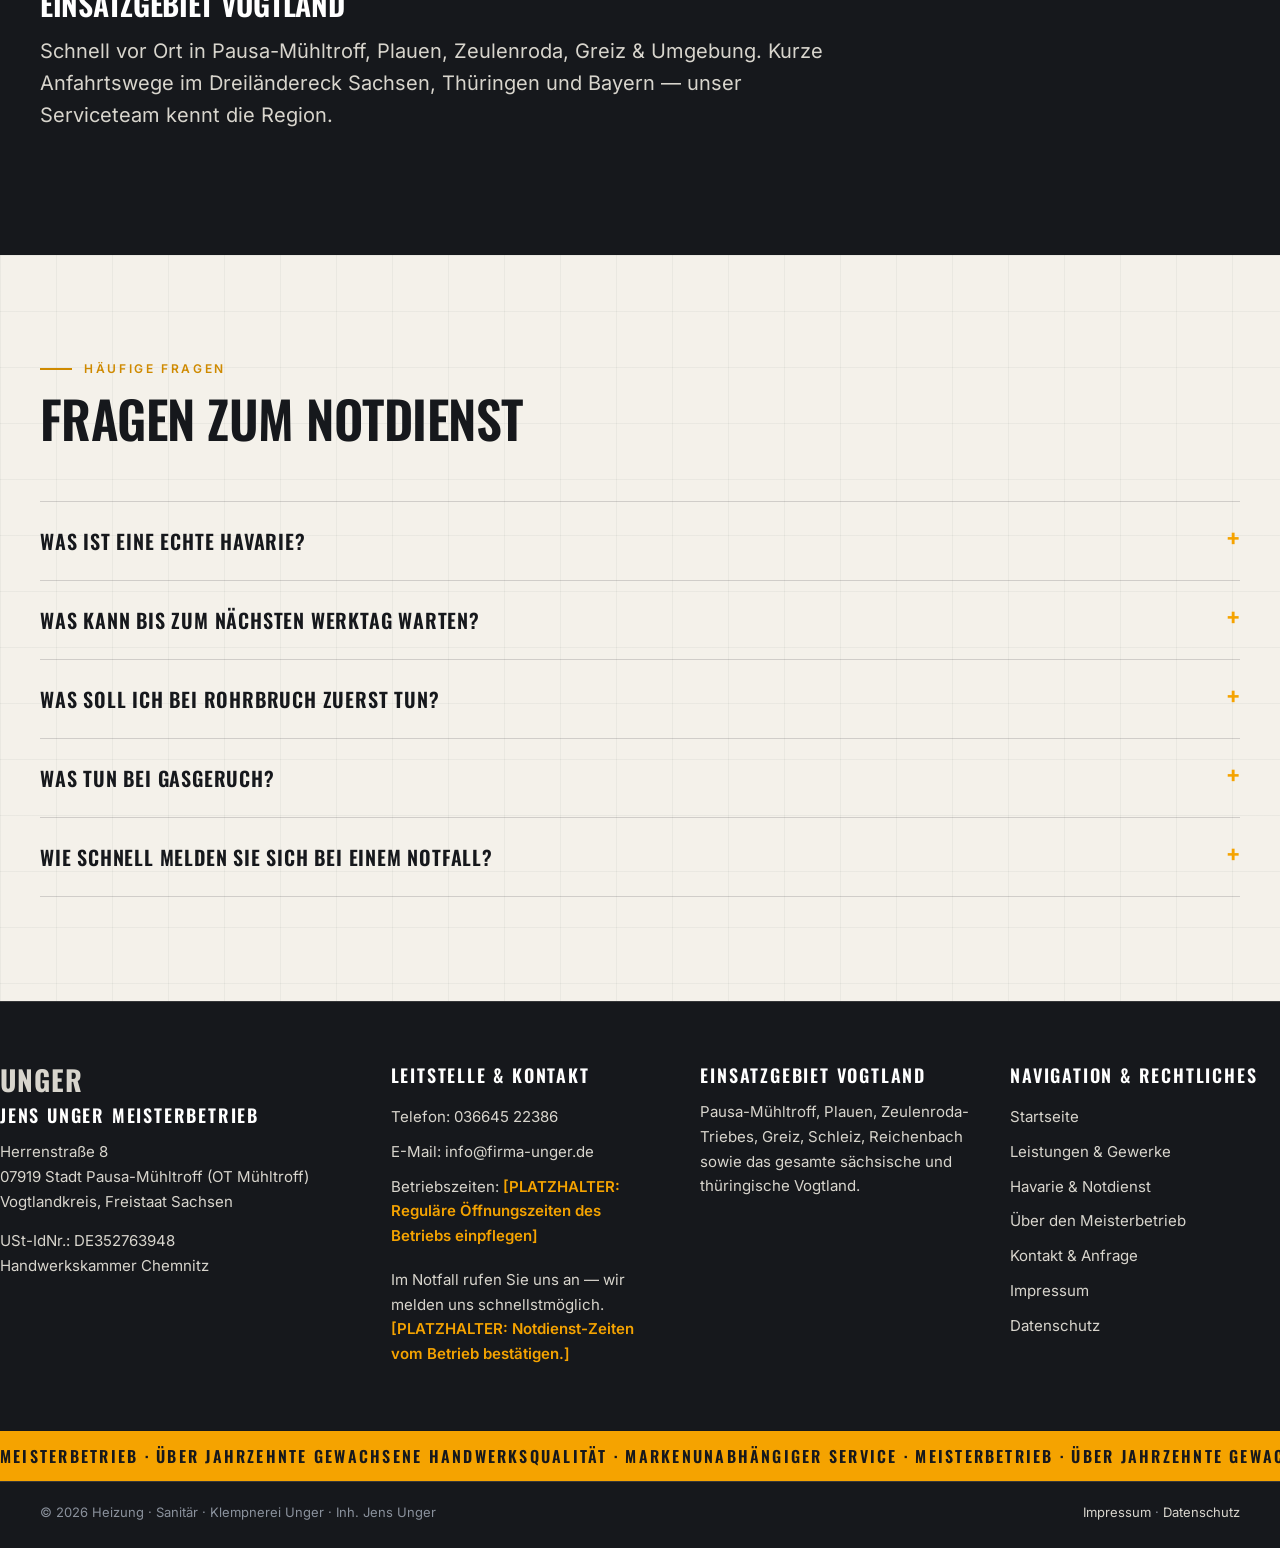
<file: notdienst.html>
<!DOCTYPE html>
<html lang="de">
<head>
<meta charset="utf-8">
<meta name="viewport" content="width=device-width, initial-scale=1">
<title>Notdienst &amp; Havarie — Heizung kalt? Wasser im Keller? | Heizung Sanitär Pausa-Mühltroff / Vogtland — Unger</title>
<meta name="description" content="Havarie im Vogtland? Heizungsausfall, Rohrbruch oder Wasserschaden — rufen Sie Meisterbetrieb Unger in Pausa-Mühltroff an: 036645 22386. Sofortmaßnahmen und ehrliche Einschätzung, was wirklich eilt.">
<meta name="robots" content="index, follow">
<meta property="og:title" content="Notdienst &amp; Havarie — Heizung Sanitär Pausa-Mühltroff / Vogtland — Unger">
<meta property="og:description" content="Heizung kalt? Wasser im Keller? Rufen Sie uns an: 036645 22386. Sofortmaßnahmen bis der Meisterbetrieb eintrifft.">
<meta property="og:type" content="website">
<meta property="og:locale" content="de_DE">
<link rel="stylesheet" href="style.css">
<link rel="icon" href="data:image/svg+xml,%3Csvg xmlns='http://www.w3.org/2000/svg' viewBox='0 0 64 64'%3E%3Crect width='64' height='64' fill='%23F5A300'/%3E%3Ctext x='32' y='44' font-family='Arial,sans-serif' font-size='36' font-weight='bold' text-anchor='middle' fill='%2316181C'%3EU%3C/text%3E%3C/svg%3E">
<script type="application/ld+json">
{
  "@context": "https://schema.org",
  "@type": "FAQPage",
  "mainEntity": [
    {
      "@type": "Question",
      "name": "Was ist eine echte Havarie?",
      "acceptedAnswer": { "@type": "Answer", "text": "Eine echte Havarie liegt vor, wenn unmittelbare Gefahr für Bausubstanz, Gesundheit oder Sicherheit besteht — etwa unkontrollierter Wasseraustritt, Rohrbruch oder kompletter Heizungsausfall bei Frost. Rufen Sie uns in diesem Fall direkt an." }
    },
    {
      "@type": "Question",
      "name": "Was kann bis zum nächsten Werktag warten?",
      "acceptedAnswer": { "@type": "Answer", "text": "Planbare Mängel ohne unmittelbare Zerstörungsgefahr — etwa ein tropfender Wasserhahn, ein gluckernder Heizkörper oder Wartungsanfragen. Melden Sie diese tagsüber oder per Online-Anfrage." }
    },
    {
      "@type": "Question",
      "name": "Was soll ich bei Rohrbruch zuerst tun?",
      "acceptedAnswer": { "@type": "Answer", "text": "Sperren Sie zuerst den Hauptwasserhahn ab, trennen Sie betroffene Stromkreise und rufen Sie uns an: 036645 22386. Fotografieren Sie den Schaden für Ihre Versicherung." }
    },
    {
      "@type": "Question",
      "name": "Was tun bei Gasgeruch?",
      "acceptedAnswer": { "@type": "Answer", "text": "Keine Funken verursachen, Fenster öffnen, den Gashaupthahn schließen, das Gebäude verlassen und erst von draußen Feuerwehr (112) und Gasversorger anrufen. Nutzen Sie im Haus kein Telefon und keinen Lichtschalter." }
    },
    {
      "@type": "Question",
      "name": "Wie schnell melden Sie sich bei einem Notfall?",
      "acceptedAnswer": { "@type": "Answer", "text": "Im Notfall rufen Sie uns an — wir melden uns schnellstmöglich. Die genauen Notdienst-Zeiten bestätigt der Betrieb." }
    }
  ]
}
</script>
</head>
<body>
<a class="skip-link" href="#main">Zum Inhalt springen</a>

<div class="topband">
  <div class="wrap">
    <span class="badge">Notfall-Hilfe</span>
    <span>Havarie-Notdienst: Heizungsausfall, Rohrbruch oder Wasserschaden?</span>
    <a href="tel:03664522386">036645 22386 (Direktwahl)</a>
  </div>
</div>

<header class="site-header">
  <div class="wrap">
    <a class="brand" href="index.html" aria-label="Unger Meisterbetrieb — Startseite">
      <span class="brand-mark" aria-hidden="true">U</span>
      <span class="brand-name">Unger<small>Meisterbetrieb · Heizung · Sanitär · Klempnerei · Vogtland</small></span>
    </a>
    <button class="nav-toggle" type="button" aria-expanded="false" aria-controls="main-nav">Menü ☰</button>
    <nav class="main-nav" id="main-nav" aria-label="Hauptnavigation">
      <ul>
        <li><a href="index.html">Startseite</a></li>
        <li><a href="leistungen.html">Leistungen</a></li>
        <li><a href="notdienst.html" class="active" aria-current="page">Havarie &amp; Notdienst</a></li>
        <li><a href="ueber-uns.html">Über uns</a></li>
        <li><a href="kontakt.html">Kontakt &amp; Anfrage</a></li>
      </ul>
    </nav>
    <div class="header-cta">
      <div class="header-phone">
        <span>Meister-Zentrale</span>
        <a href="tel:03664522386">036645 22386</a>
      </div>
      <a class="btn btn-amber" href="kontakt.html">Angebot anfragen</a>
    </div>
  </div>
</header>

<main id="main">

  <!-- Hero -->
  <section class="hero" aria-labelledby="hero-h1">
    <div class="wrap">
      <p class="eyebrow">Notdienst &amp; Havariehilfe · Vogtland</p>
      <h1 id="hero-h1">
        <span class="line"><span>Heizung kalt?</span></span>
        <span class="line"><span class="amber">Wasser im Keller?</span></span>
      </h1>
      <p class="lede">Rohrbruch, unkontrollierter Wassereinbruch oder totaler Heizungsausfall bei Frost? Rufen Sie uns direkt an — wir helfen Ihnen weiter.</p>
      <p class="hero-phone-label">Direktleitung Meisterbetrieb</p>
      <a class="hero-phone" href="tel:03664522386">036645 22386</a>
      <div class="hero-actions">
        <a class="btn btn-amber" href="tel:03664522386">Jetzt anrufen <span class="arrow" aria-hidden="true">→</span></a>
      </div>
      <div class="promise reveal">
        <span class="mark" aria-hidden="true">i</span>
        <div>
          <h3>Ehrliche Einsatztransparenz</h3>
          <p>Im Notfall rufen Sie uns an — wir melden uns schnellstmöglich.<br><span class="placeholder">[PLATZHALTER: Notdienst-Zeiten vom Betrieb bestätigen.]</span></p>
        </div>
      </div>
      <p style="margin-top:24px"><strong style="color:var(--white)">Einsatzregion: Pausa-Mühltroff &amp; Vogtland.</strong></p>
    </div>
    <hr class="hazard" style="margin-top:72px">
  </section>

  <!-- Notdienst band -->
  <section class="notdienst-band" aria-label="Notdienst">
    <div class="wrap">
      <span class="icon" aria-hidden="true">!</span>
      <h2>Havarie? Heizung ausgefallen, Rohrbruch, Wasserschaden — rufen Sie uns an: <a class="phone-big" href="tel:03664522386">036645 22386</a>.</h2>
    </div>
  </section>

  <!-- Triage -->
  <section class="section section-dark" aria-labelledby="triage-h2">
    <div class="wrap">
      <div class="section-head reveal">
        <p class="eyebrow">Entlastungs-Matrix · Schnelle Einschätzung</p>
        <h2 id="triage-h2">Was ist eine echte Havarie?</h2>
        <p class="lede">Prüfen Sie vor dem Anruf die Dringlichkeit. So sichern wir freie Leitungen für akute Schadenslagen — und Sie wissen ehrlich, was bis zum nächsten Werktag warten kann.</p>
      </div>
      <div class="triage">
        <article class="triage-col urgent reveal">
          <span class="kicker">Sofort anrufen · Akute Schadenslage</span>
          <h3>Sofortige Havarie</h3>
          <p>Situationen, bei denen unmittelbare Gefahr für Bausubstanz, Gesundheit oder Sicherheit besteht:</p>
          <ul class="triage-list">
            <li><strong>Rohrbruch / Druckverlust</strong><p>Unkontrollierter Wasseraustritt, überflutete Böden, Deckendurchfeuchtung.</p></li>
            <li><strong>Kompletter Heizungsausfall bei Frost</strong><p>Minusgrade im Außenbereich, drohendes Einfrieren von Leitungen &amp; unbewohnbare Räume.</p></li>
            <li><strong>Gasgeruch im Gebäude</strong><p>Sofort Haupthahn schließen, Fenster öffnen, keine Elektrik berühren, Gebäude verlassen — und von draußen die Feuerwehr (112) rufen.</p></li>
          </ul>
          <a class="btn btn-amber" href="tel:03664522386">036645 22386 wählen</a>
        </article>
        <article class="triage-col regular reveal d1">
          <span class="kicker">Nächster Werktag · Planbare Mängel</span>
          <h3>Regulärer Service</h3>
          <p>Unangenehm, aber keine unmittelbare Zerstörungsgefahr. Bitte tagsüber oder per Online-Anfrage melden:</p>
          <ul class="triage-list">
            <li><strong>Tropfende Armatur oder Spülkasten</strong><p>Absperrventil unter dem Becken zudrehen. Reicht bis zur regulären Terminvergabe.</p></li>
            <li><strong>Gluckernde Heizkörper / Einzelraum kalt</strong><p>Oft reicht simples Entlüften mit dem Vierkantschlüssel oder leichte Wassernachfüllung.</p></li>
            <li><strong>Wartungsanfragen &amp; Sanierungswünsche</strong><p>Rauchgasmessung, Filterwechsel oder Beratung für Heizungstausch.</p></li>
          </ul>
          <a class="btn btn-ghost" href="kontakt.html">Reguläre Anfrage stellen</a>
        </article>
      </div>
    </div>
  </section>

  <!-- Guides -->
  <section class="section section-light" aria-labelledby="guides-h2">
    <div class="wrap">
      <div class="section-head reveal">
        <p class="eyebrow on-light">Sofortprotokolle für Hauseigentümer</p>
        <h2 id="guides-h2">Was tun, bis der Meisterbetrieb eintrifft?</h2>
        <p class="lede">Bewahren Sie Ruhe. Befolgen Sie genau diese Schritte, um Folgeschäden im Gebäude sofort zu begrenzen. Die Hinweise sind allgemeine Sicherheitsempfehlungen — sie ersetzen keine fachliche Prüfung vor Ort.</p>
      </div>
      <div class="guides">
        <article class="guide reveal">
          <span class="guide-no">Sofortprotokoll 01</span>
          <h3>Rohrbruch / Wasser</h3>
          <ol>
            <li><strong>Hauptwasserhahn absperren</strong><p>Sofort das Hauptabsperrventil vor dem Wasserzähler im Keller im Uhrzeigersinn zudrehen.</p></li>
            <li><strong>Stromkreis trennen</strong><p>Sicherungen für betroffene Räume am Sicherungskasten sofort abschalten (Lebensgefahr durch Nässe!).</p></li>
            <li><strong>Unger anrufen &amp; Fotos machen</strong><p>036645 22386 wählen. Für Ihre Versicherung den Schadensbereich mit dem Smartphone fotografieren.</p></li>
          </ol>
          <span class="priority">Priorität: Höchste</span>
        </article>
        <article class="guide reveal d1">
          <span class="guide-no">Sofortprotokoll 02</span>
          <h3>Heizungsausfall</h3>
          <ol>
            <li><strong>Vorrat &amp; Notschalter prüfen</strong><p>Ist genügend Heizöl/Gas/Pellets vorhanden? Steht der Heizungs-Notschalter an der Kellertür auf AN?</p></li>
            <li><strong>Fehlercode ablesen</strong><p>Notieren Sie die genaue Störmeldung auf dem Kessel-Display.</p></li>
            <li><strong>Anlagentyp durchgeben</strong><p>Rufen Sie uns an und nennen Sie Anlagentyp und Störmeldung — so können wir uns gezielt vorbereiten.</p></li>
          </ol>
          <span class="priority">Priorität: Hoch bei Frost</span>
        </article>
        <article class="guide reveal">
          <span class="guide-no">Sofortprotokoll 03 · Allgemeine Sicherheitshinweise</span>
          <h3>Gasgeruch (Achtung!)</h3>
          <ol>
            <li><strong>Keine Funken &amp; weit lüften!</strong><p>Kein Lichtschalter, keine Klingel, kein Telefon im Haus nutzen! Fenster und Türen sofort öffnen.</p></li>
            <li><strong>Gashahn zu &amp; raus</strong><p>Gashaupthahn sofort zudrehen. Mitbewohner laut warnen (klopfen, nicht klingeln!) und das Haus verlassen.</p></li>
            <li><strong>Notruf von draußen!</strong><p>Erst außerhalb des Gebäudes die Feuerwehr (112) und den Gasversorger oder Fachbetrieb anrufen.</p></li>
          </ol>
          <span class="priority">Akute Lebensgefahr</span>
          <p class="safety-note">Allgemeine Sicherheitshinweise für den Notfall — keine Dienstleistung des Betriebs. Bei Gasgeruch gilt immer: Gebäude verlassen und 112 rufen.</p>
        </article>
        <article class="guide reveal d1">
          <span class="guide-no">Sofortprotokoll 04</span>
          <h3>Rückstau / Abfluss</h3>
          <ol>
            <li><strong>Kein Wasser nachspülen</strong><p>Sofort keine Waschmaschine, Spülung oder Dusche mehr betreiben. Abflüsse nicht weiter belasten.</p></li>
            <li><strong>Tiefpunkte sichern</strong><p>Bodenabläufe im Keller und tiefliegende WCs mit Handtüchern oder Rückstauklappen überwachen.</p></li>
            <li><strong>Klempner kontaktieren</strong><p>Rufen Sie uns an zur mechanischen Rohrreinigung oder Überprüfung der Hebeanlage.</p></li>
          </ol>
          <span class="priority">Priorität: Dringend</span>
        </article>
      </div>
    </div>
  </section>

  <!-- Phone prep + dispatch -->
  <section class="section section-dark" aria-labelledby="prep-h2">
    <div class="wrap">
      <div class="section-head reveal">
        <p class="eyebrow">Schnelle Vorbereitung für das Gespräch</p>
        <h2 id="prep-h2">Welche Angaben benötigt unser Meister am Telefon?</h2>
        <p class="lede">Wenn Sie uns diese drei Punkte direkt beim ersten Anruf nennen können, kann sich unser Monteur gleich gezielt vorbereiten.</p>
      </div>
      <div class="dispatch">
        <ol class="prep-list reveal">
          <li><strong>Hersteller &amp; Baujahr der Heizung / Rohrleitung</strong></li>
          <li><strong>Exakte Leckagestelle</strong><p style="margin:4px 0 0">Trinkwasser, Abwasser oder Heizkreis — wo genau tritt Wasser aus?</p></li>
          <li><strong>Ihre Adresse &amp; Zugänglichkeit</strong><p style="margin:4px 0 0">Zum Beispiel Kellertür, Hofzufahrt oder Tor-Code.</p></li>
        </ol>
        <div class="dispatch-panel reveal d1">
          <span class="status">Einsatzleitstelle Mühltroff — Empfangsbereit</span>
          <dl>
            <div><dt>Betriebsstandort</dt><dd>Herrenstraße 8, Pausa-Mühltroff</dd></div>
            <div><dt>Anbindung</dt><dd>B282 &amp; A9/A72</dd></div>
            <div><dt>Einsatzleiter</dt><dd>Jens Unger (Handwerksmeister)</dd></div>
            <div><dt>Betrieb</dt><dd>Eingetragener Meisterbetrieb · Handwerkskammer Chemnitz</dd></div>
            <div><dt>Telefonische Havarie-Annahme</dt><dd><a href="tel:03664522386" style="color:var(--amber);text-decoration:none">036645 22386</a></dd></div>
          </dl>
          <p style="margin-top:20px"><a class="btn btn-amber" href="tel:03664522386">Anruf starten</a></p>
        </div>
      </div>
      <div class="reveal" style="margin-top:48px">
        <h3>Einsatzgebiet Vogtland</h3>
        <p class="lede">Schnell vor Ort in Pausa-Mühltroff, Plauen, Zeulenroda, Greiz &amp; Umgebung. Kurze Anfahrtswege im Dreiländereck Sachsen, Thüringen und Bayern — unser Serviceteam kennt die Region.</p>
      </div>
    </div>
  </section>

  <!-- FAQ -->
  <section class="section section-light" aria-labelledby="faq-h2">
    <div class="wrap">
      <div class="section-head reveal">
        <p class="eyebrow on-light">Häufige Fragen</p>
        <h2 id="faq-h2">Fragen zum Notdienst</h2>
      </div>
      <div class="faq reveal">
        <details class="faq-item">
          <summary>Was ist eine echte Havarie?</summary>
          <p>Eine echte Havarie liegt vor, wenn unmittelbare Gefahr für Bausubstanz, Gesundheit oder Sicherheit besteht — etwa unkontrollierter Wasseraustritt, Rohrbruch oder kompletter Heizungsausfall bei Frost. Rufen Sie uns in diesem Fall direkt an.</p>
        </details>
        <details class="faq-item">
          <summary>Was kann bis zum nächsten Werktag warten?</summary>
          <p>Planbare Mängel ohne unmittelbare Zerstörungsgefahr — etwa ein tropfender Wasserhahn, ein gluckernder Heizkörper oder Wartungsanfragen. Melden Sie diese tagsüber oder per Online-Anfrage.</p>
        </details>
        <details class="faq-item">
          <summary>Was soll ich bei Rohrbruch zuerst tun?</summary>
          <p>Sperren Sie zuerst den Hauptwasserhahn ab, trennen Sie betroffene Stromkreise und rufen Sie uns an: 036645 22386. Fotografieren Sie den Schaden für Ihre Versicherung.</p>
        </details>
        <details class="faq-item">
          <summary>Was tun bei Gasgeruch?</summary>
          <p>Keine Funken verursachen, Fenster öffnen, den Gashaupthahn schließen, das Gebäude verlassen und erst von draußen die Feuerwehr (112) und den Gasversorger anrufen. Nutzen Sie im Haus kein Telefon und keinen Lichtschalter.</p>
        </details>
        <details class="faq-item">
          <summary>Wie schnell melden Sie sich bei einem Notfall?</summary>
          <p>Im Notfall rufen Sie uns an — wir melden uns schnellstmöglich. Die genauen Notdienst-Zeiten bestätigt der Betrieb.</p>
        </details>
      </div>
    </div>
  </section>

</main>

<footer class="site-footer">
  <div class="wrap footer-grid">
    <div class="footer-brand">
      <p class="brand-name" style="margin-bottom:12px">Unger</p>
      <h3>Jens Unger Meisterbetrieb</h3>
      <p>Herrenstraße 8<br>07919 Stadt Pausa-Mühltroff (OT Mühltroff)<br>Vogtlandkreis, Freistaat Sachsen</p>
      <p>USt-IdNr.: DE352763948<br>Handwerkskammer Chemnitz</p>
    </div>
    <div>
      <h3>Leitstelle &amp; Kontakt</h3>
      <ul>
        <li>Telefon: <a href="tel:03664522386">036645 22386</a></li>
        <li>E-Mail: <a href="mailto:info@firma-unger.de">info@firma-unger.de</a></li>
        <li>Betriebszeiten: <span class="placeholder">[PLATZHALTER: Reguläre Öffnungszeiten des Betriebs einpflegen]</span></li>
      </ul>
      <p style="margin-top:14px">Im Notfall rufen Sie uns an — wir melden uns schnellstmöglich.<br><span class="placeholder">[PLATZHALTER: Notdienst-Zeiten vom Betrieb bestätigen.]</span></p>
    </div>
    <div>
      <h3>Einsatzgebiet Vogtland</h3>
      <p>Pausa-Mühltroff, Plauen, Zeulenroda-Triebes, Greiz, Schleiz, Reichenbach sowie das gesamte sächsische und thüringische Vogtland.</p>
    </div>
    <div>
      <h3>Navigation &amp; Rechtliches</h3>
      <ul>
        <li><a href="index.html">Startseite</a></li>
        <li><a href="leistungen.html">Leistungen &amp; Gewerke</a></li>
        <li><a href="notdienst.html">Havarie &amp; Notdienst</a></li>
        <li><a href="ueber-uns.html">Über den Meisterbetrieb</a></li>
        <li><a href="kontakt.html">Kontakt &amp; Anfrage</a></li>
        <li><a href="impressum.html">Impressum</a></li>
        <li><a href="datenschutz.html">Datenschutz</a></li>
      </ul>
    </div>
  </div>
  <div class="marquee" aria-hidden="true">
    <span class="marquee-inner">Meisterbetrieb · Über Jahrzehnte gewachsene Handwerksqualität · Markenunabhängiger Service ·&nbsp;Meisterbetrieb · Über Jahrzehnte gewachsene Handwerksqualität · Markenunabhängiger Service ·&nbsp;</span>
  </div>
  <div class="footer-bottom">
    <div class="wrap">
      <span>© 2026 Heizung · Sanitär · Klempnerei Unger · Inh. Jens Unger</span>
      <span><a href="impressum.html">Impressum</a> · <a href="datenschutz.html">Datenschutz</a></span>
    </div>
  </div>
</footer>

<div class="sticky-bar" role="navigation" aria-label="Schnellkontakt">
  <a class="call" href="tel:03664522386">Anrufen</a>
  <a href="kontakt.html">Anfrage</a>
</div>

<script src="app.js"></script>
</body>
</html>
</file>
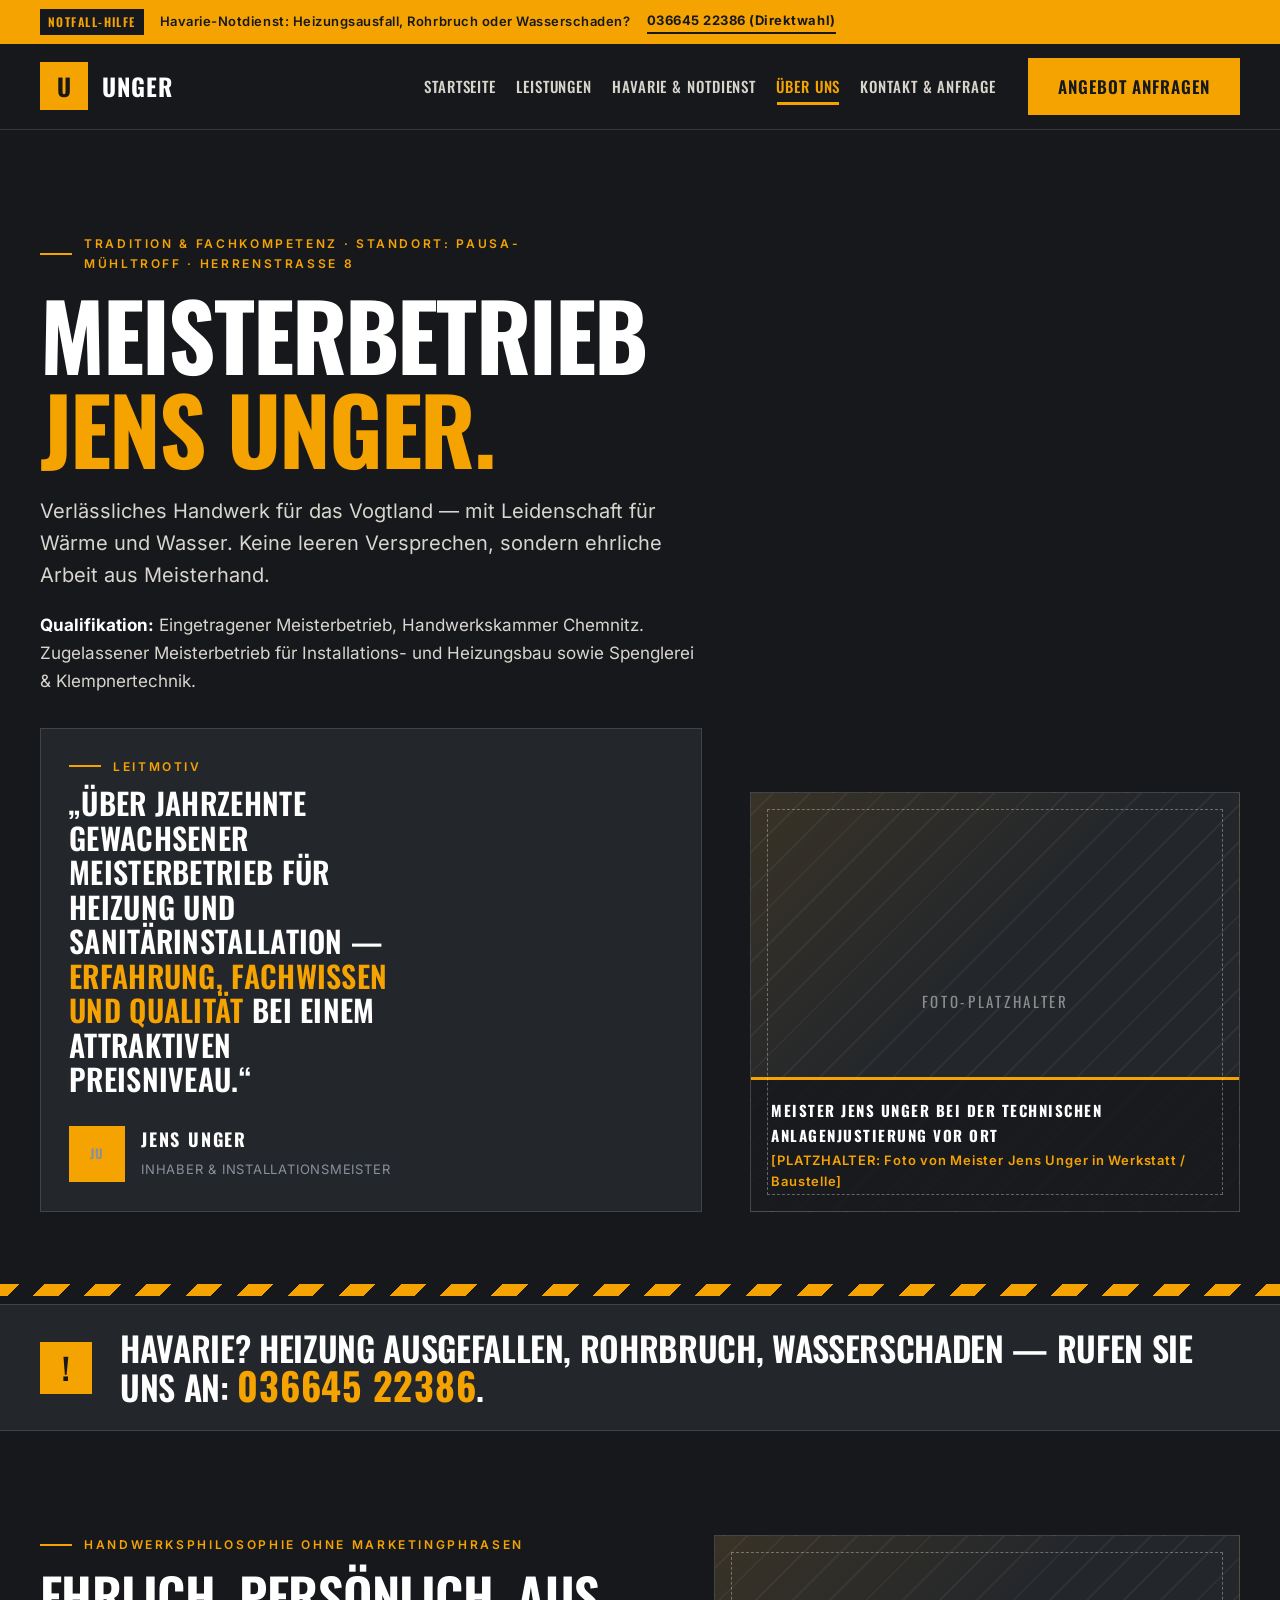
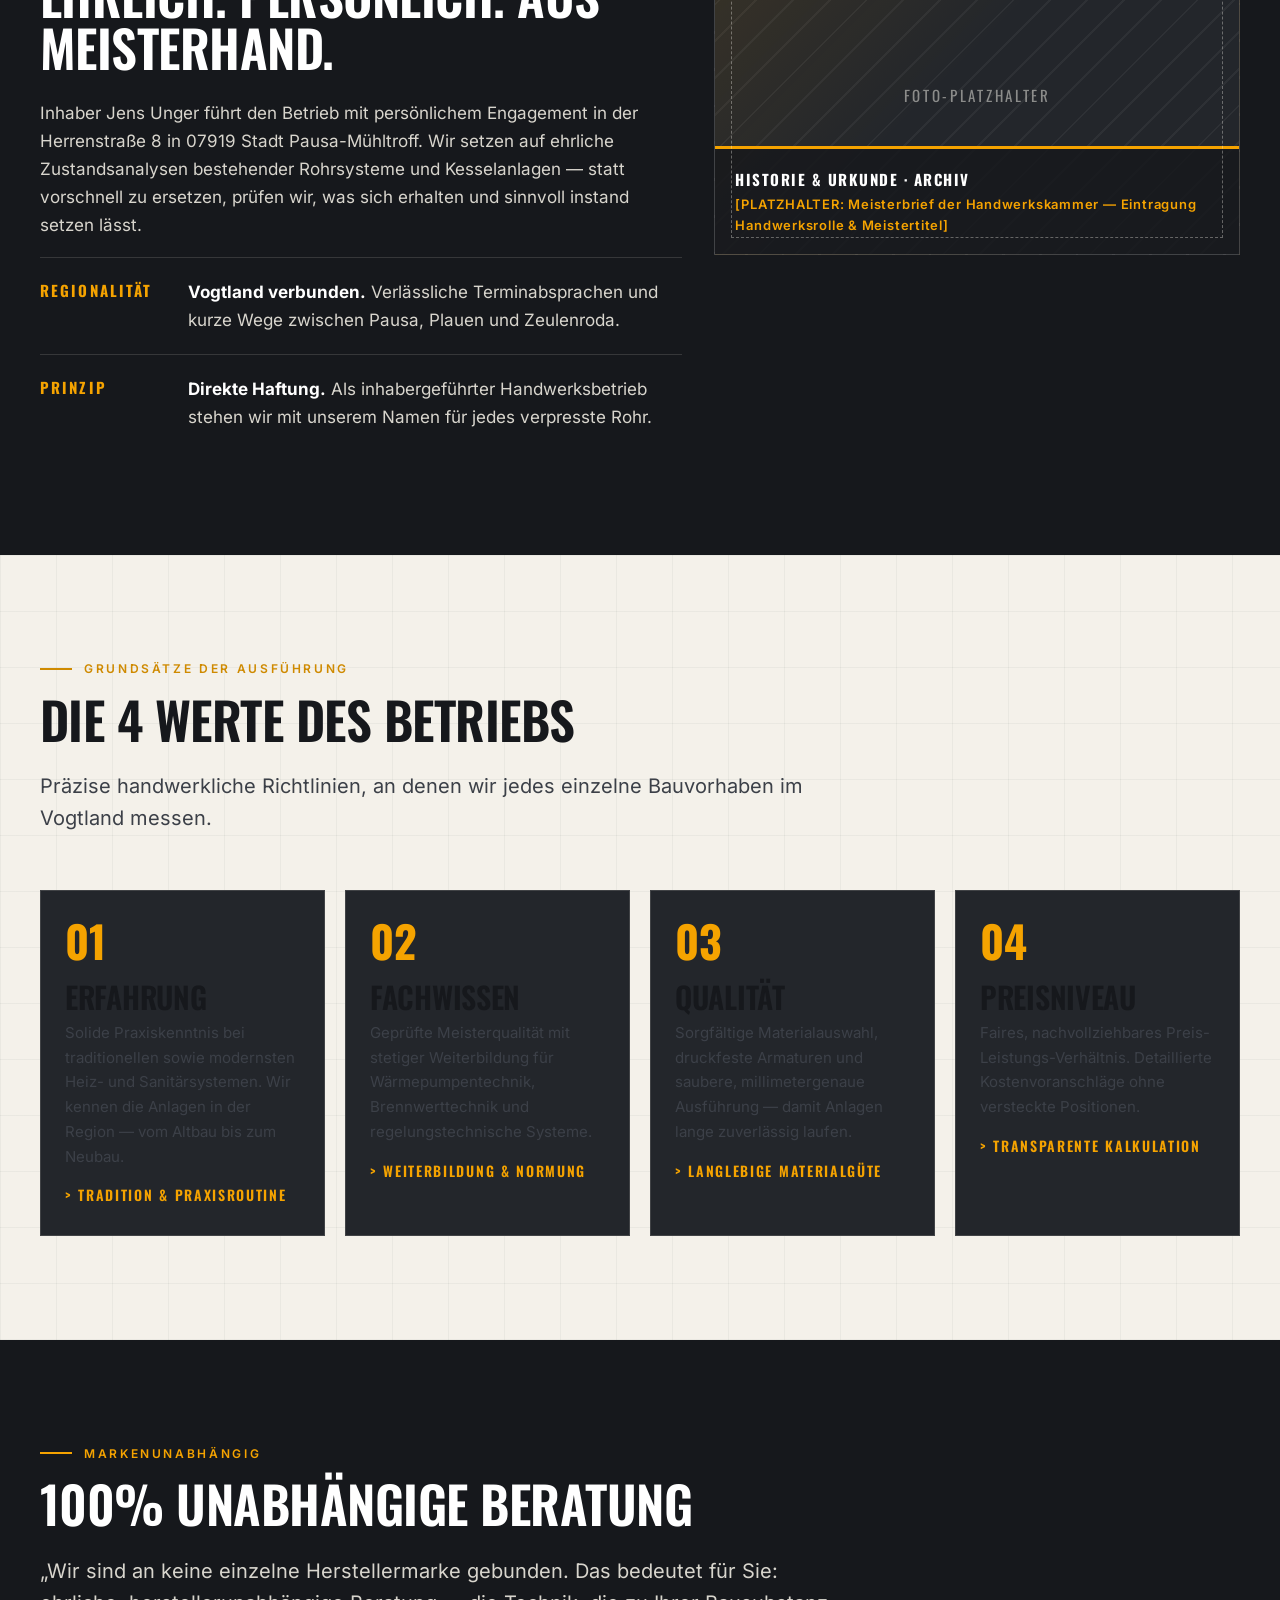
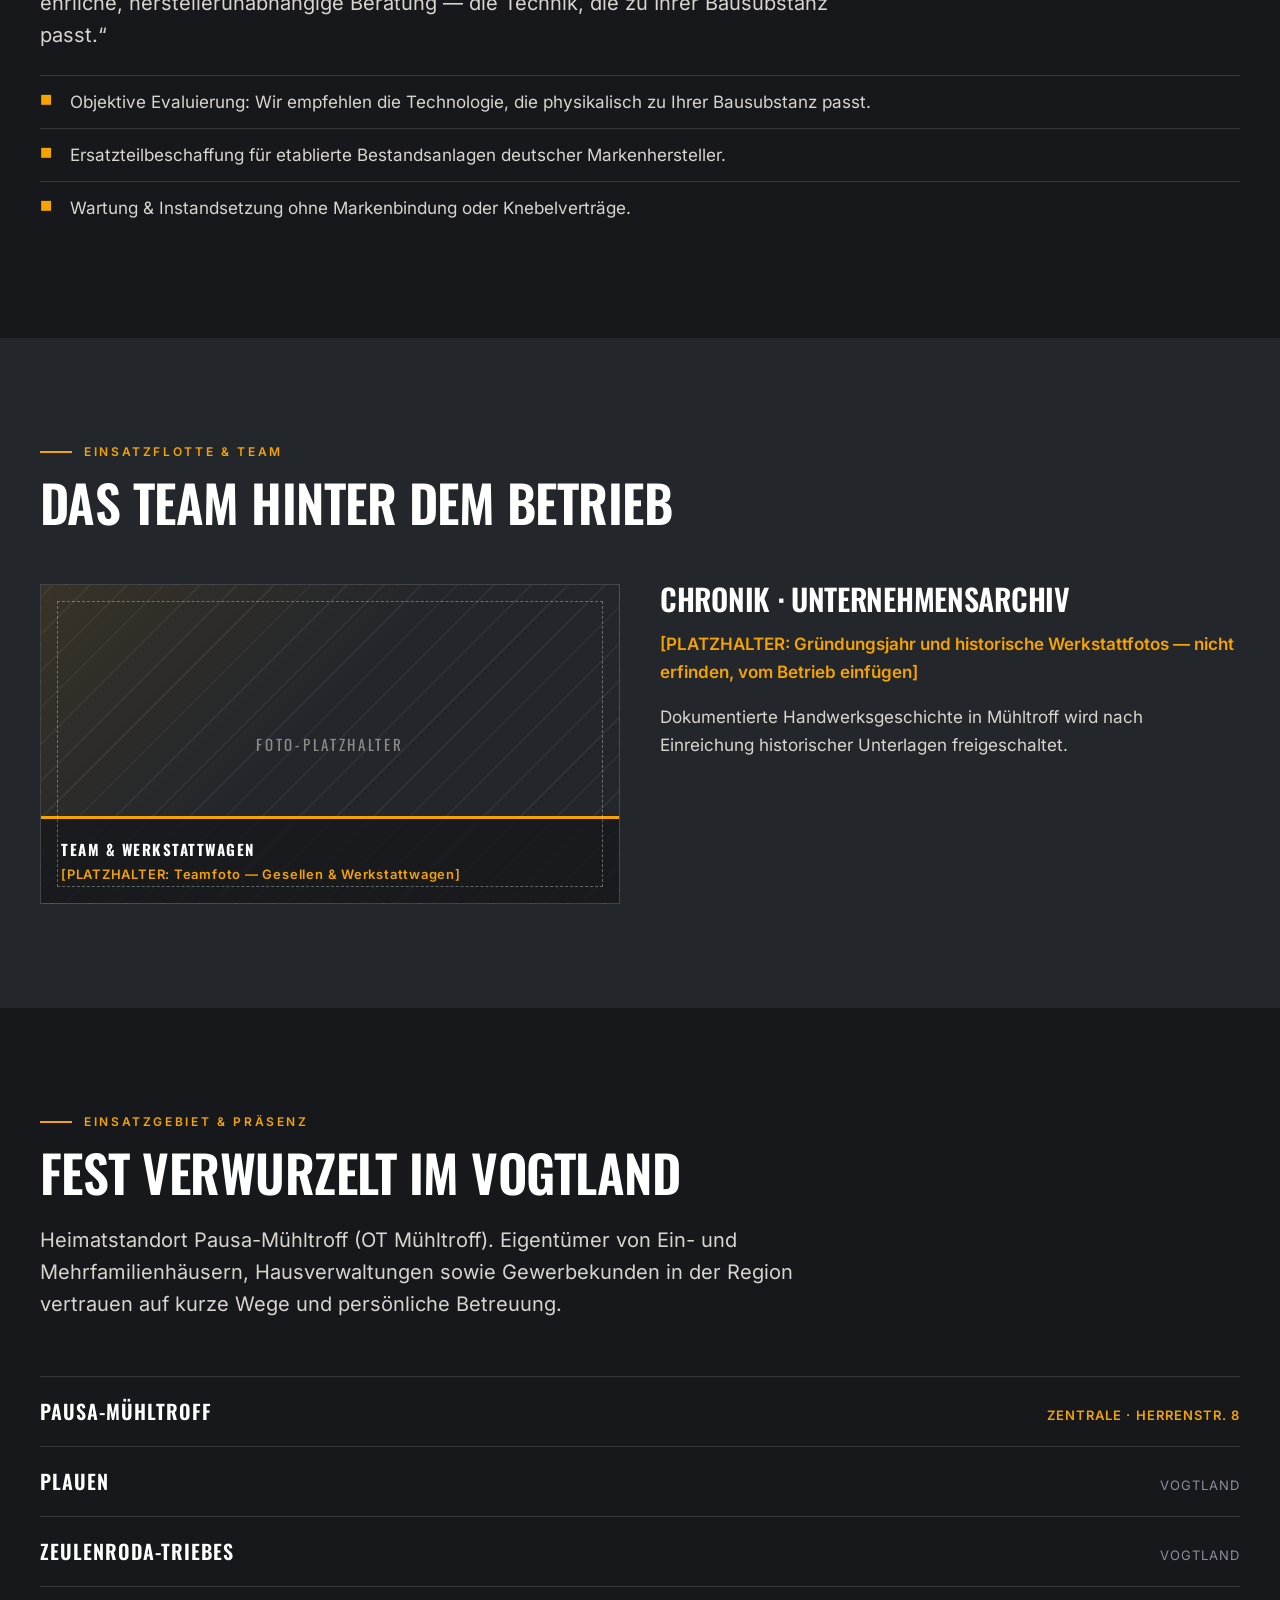
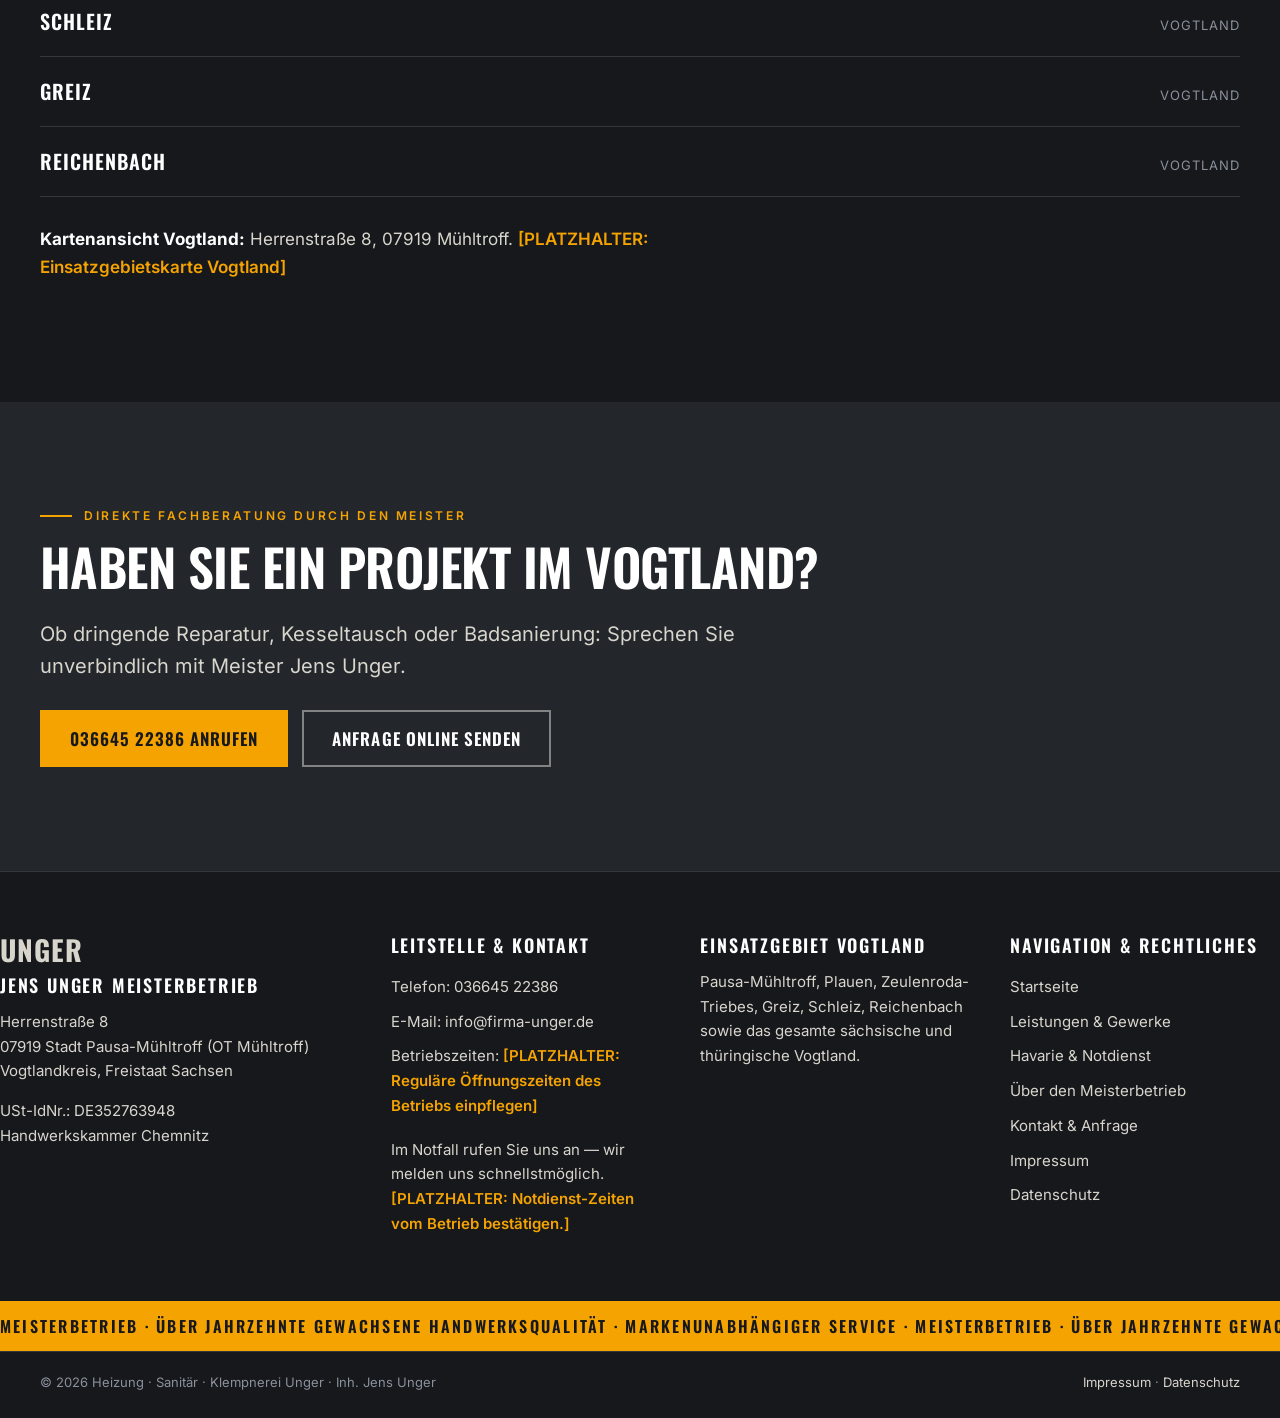
<file: ueber-uns.html>
<!DOCTYPE html>
<html lang="de">
<head>
<meta charset="utf-8">
<meta name="viewport" content="width=device-width, initial-scale=1">
<title>Über uns — Meisterbetrieb Jens Unger | Heizung Sanitär Pausa-Mühltroff / Vogtland</title>
<meta name="description" content="Meisterbetrieb Jens Unger in Pausa-Mühltroff (Vogtland): Erfahrung, Fachwissen und Qualität bei einem attraktiven Preisniveau — markenunabhängig, regional verwurzelt, persönlich.">
<meta name="robots" content="index, follow">
<meta property="og:title" content="Über uns — Meisterbetrieb Jens Unger | Heizung Sanitär Pausa-Mühltroff / Vogtland">
<meta property="og:description" content="Über Jahrzehnte gewachsener Meisterbetrieb für Heizung und Sanitärinstallation im Vogtland.">
<meta property="og:type" content="website">
<meta property="og:locale" content="de_DE">
<link rel="stylesheet" href="style.css">
<link rel="icon" href="data:image/svg+xml,%3Csvg xmlns='http://www.w3.org/2000/svg' viewBox='0 0 64 64'%3E%3Crect width='64' height='64' fill='%23F5A300'/%3E%3Ctext x='32' y='44' font-family='Arial,sans-serif' font-size='36' font-weight='bold' text-anchor='middle' fill='%2316181C'%3EU%3C/text%3E%3C/svg%3E">
</head>
<body>
<a class="skip-link" href="#main">Zum Inhalt springen</a>

<div class="topband">
  <div class="wrap">
    <span class="badge">Notfall-Hilfe</span>
    <span>Havarie-Notdienst: Heizungsausfall, Rohrbruch oder Wasserschaden?</span>
    <a href="tel:03664522386">036645 22386 (Direktwahl)</a>
  </div>
</div>

<header class="site-header">
  <div class="wrap">
    <a class="brand" href="index.html" aria-label="Unger Meisterbetrieb — Startseite">
      <span class="brand-mark" aria-hidden="true">U</span>
      <span class="brand-name">Unger<small>Meisterbetrieb · Heizung · Sanitär · Klempnerei · Vogtland</small></span>
    </a>
    <button class="nav-toggle" type="button" aria-expanded="false" aria-controls="main-nav">Menü ☰</button>
    <nav class="main-nav" id="main-nav" aria-label="Hauptnavigation">
      <ul>
        <li><a href="index.html">Startseite</a></li>
        <li><a href="leistungen.html">Leistungen</a></li>
        <li><a href="notdienst.html">Havarie &amp; Notdienst</a></li>
        <li><a href="ueber-uns.html" class="active" aria-current="page">Über uns</a></li>
        <li><a href="kontakt.html">Kontakt &amp; Anfrage</a></li>
      </ul>
    </nav>
    <div class="header-cta">
      <div class="header-phone">
        <span>Meister-Zentrale</span>
        <a href="tel:03664522386">036645 22386</a>
      </div>
      <a class="btn btn-amber" href="kontakt.html">Angebot anfragen</a>
    </div>
  </div>
</header>

<main id="main">

  <!-- Hero -->
  <section class="hero" aria-labelledby="hero-h1">
    <div class="wrap">
      <div class="hero-grid">
        <div>
          <p class="eyebrow">Tradition &amp; Fachkompetenz · Standort: Pausa-Mühltroff · Herrenstraße 8</p>
          <h1 id="hero-h1">
            <span class="line"><span>Meisterbetrieb</span></span>
            <span class="line"><span class="amber">Jens Unger.</span></span>
          </h1>
          <p class="lede">Verlässliches Handwerk für das Vogtland — mit Leidenschaft für Wärme und Wasser. Keine leeren Versprechen, sondern ehrliche Arbeit aus Meisterhand.</p>
          <p><strong style="color:var(--white)">Qualifikation:</strong> Eingetragener Meisterbetrieb, Handwerkskammer Chemnitz. Zugelassener Meisterbetrieb für Installations- und Heizungsbau sowie Spenglerei &amp; Klempnertechnik.</p>
          <div class="quote-panel reveal" style="margin-top:32px;padding:28px">
            <p class="eyebrow" style="margin-bottom:10px">Leitmotiv</p>
            <blockquote style="font-size:clamp(20px,2.6vw,30px)">„Über Jahrzehnte gewachsener Meisterbetrieb für Heizung und Sanitärinstallation — <span class="amber">Erfahrung, Fachwissen und Qualität</span> bei einem attraktiven Preisniveau.“</blockquote>
            <div class="quote-by">
              <span class="monogram" aria-hidden="true">JU</span>
              <div><strong>Jens Unger</strong><span>Inhaber &amp; Installationsmeister</span></div>
            </div>
          </div>
        </div>
        <div class="reveal">
          <figure class="photo-slot tall" style="margin:0">
            <div class="slot-frame" aria-hidden="true">Foto-Platzhalter</div>
            <figcaption class="slot-label"><strong>Meister Jens Unger bei der technischen Anlagenjustierung vor Ort</strong><span class="placeholder">[PLATZHALTER: Foto von Meister Jens Unger in Werkstatt / Baustelle]</span></figcaption>
          </figure>
        </div>
      </div>
    </div>
    <hr class="hazard" style="margin-top:72px">
  </section>

  <!-- Notdienst band -->
  <section class="notdienst-band" aria-label="Notdienst">
    <div class="wrap">
      <span class="icon" aria-hidden="true">!</span>
      <h2>Havarie? Heizung ausgefallen, Rohrbruch, Wasserschaden — rufen Sie uns an: <a class="phone-big" href="tel:03664522386">036645 22386</a>.</h2>
    </div>
  </section>

  <!-- Philosophy -->
  <section class="section section-dark" aria-labelledby="philo-h2">
    <div class="wrap">
      <div class="philosophy-grid">
        <div class="reveal">
          <p class="eyebrow">Handwerksphilosophie ohne Marketingphrasen</p>
          <h2 id="philo-h2">Ehrlich. Persönlich. Aus Meisterhand.</h2>
          <p>Inhaber Jens Unger führt den Betrieb mit persönlichem Engagement in der Herrenstraße 8 in 07919 Stadt Pausa-Mühltroff. Wir setzen auf ehrliche Zustandsanalysen bestehender Rohrsysteme und Kesselanlagen — statt vorschnell zu ersetzen, prüfen wir, was sich erhalten und sinnvoll instand setzen lässt.</p>
          <div class="principle">
            <span class="p-mark">Regionalität</span>
            <p><strong style="color:var(--white)">Vogtland verbunden.</strong> Verlässliche Terminabsprachen und kurze Wege zwischen Pausa, Plauen und Zeulenroda.</p>
          </div>
          <div class="principle">
            <span class="p-mark">Prinzip</span>
            <p><strong style="color:var(--white)">Direkte Haftung.</strong> Als inhabergeführter Handwerksbetrieb stehen wir mit unserem Namen für jedes verpresste Rohr.</p>
          </div>
        </div>
        <div class="reveal d1">
          <figure class="photo-slot" style="margin:0">
            <div class="slot-frame" aria-hidden="true">Foto-Platzhalter</div>
            <figcaption class="slot-label"><strong>Historie &amp; Urkunde · Archiv</strong><span class="placeholder">[PLATZHALTER: Meisterbrief der Handwerkskammer — Eintragung Handwerksrolle &amp; Meistertitel]</span></figcaption>
          </figure>
        </div>
      </div>
    </div>
  </section>

  <!-- Values -->
  <section class="section section-light" aria-labelledby="werte-h2">
    <div class="wrap">
      <div class="section-head reveal">
        <p class="eyebrow on-light">Grundsätze der Ausführung</p>
        <h2 id="werte-h2">Die 4 Werte des Betriebs</h2>
        <p class="lede">Präzise handwerkliche Richtlinien, an denen wir jedes einzelne Bauvorhaben im Vogtland messen.</p>
      </div>
      <div class="values">
        <article class="value reveal">
          <span class="num">01</span>
          <h3>Erfahrung</h3>
          <p>Solide Praxiskenntnis bei traditionellen sowie modernsten Heiz- und Sanitärsystemen. Wir kennen die Anlagen in der Region — vom Altbau bis zum Neubau.</p>
          <span class="outcome">&gt; Tradition &amp; Praxisroutine</span>
        </article>
        <article class="value reveal d1">
          <span class="num">02</span>
          <h3>Fachwissen</h3>
          <p>Geprüfte Meisterqualität mit stetiger Weiterbildung für Wärmepumpentechnik, Brennwerttechnik und regelungstechnische Systeme.</p>
          <span class="outcome">&gt; Weiterbildung &amp; Normung</span>
        </article>
        <article class="value reveal d2">
          <span class="num">03</span>
          <h3>Qualität</h3>
          <p>Sorgfältige Materialauswahl, druckfeste Armaturen und saubere, millimetergenaue Ausführung — damit Anlagen lange zuverlässig laufen.</p>
          <span class="outcome">&gt; Langlebige Materialgüte</span>
        </article>
        <article class="value reveal d3">
          <span class="num">04</span>
          <h3>Preisniveau</h3>
          <p>Faires, nachvollziehbares Preis-Leistungs-Verhältnis. Detaillierte Kostenvoranschläge ohne versteckte Positionen.</p>
          <span class="outcome">&gt; Transparente Kalkulation</span>
        </article>
      </div>
    </div>
  </section>

  <!-- Independence -->
  <section class="section section-dark" aria-labelledby="unabh-h2">
    <div class="wrap">
      <div class="reveal">
        <p class="eyebrow">Markenunabhängig</p>
        <h2 id="unabh-h2">100% unabhängige Beratung</h2>
        <p class="lede">„Wir sind an keine einzelne Herstellermarke gebunden. Das bedeutet für Sie: ehrliche, herstellerunabhängige Beratung — die Technik, die zu Ihrer Bausubstanz passt.“</p>
        <ul class="independence-list">
          <li>Objektive Evaluierung: Wir empfehlen die Technologie, die physikalisch zu Ihrer Bausubstanz passt.</li>
          <li>Ersatzteilbeschaffung für etablierte Bestandsanlagen deutscher Markenhersteller.</li>
          <li>Wartung &amp; Instandsetzung ohne Markenbindung oder Knebelverträge.</li>
        </ul>
      </div>
    </div>
  </section>

  <!-- Fleet / team + chronicle -->
  <section class="section section-graphite" aria-labelledby="team-h2">
    <div class="wrap">
      <div class="section-head reveal">
        <p class="eyebrow">Einsatzflotte &amp; Team</p>
        <h2 id="team-h2">Das Team hinter dem Betrieb</h2>
      </div>
      <div class="region-grid">
        <figure class="photo-slot reveal" style="margin:0">
          <div class="slot-frame" aria-hidden="true">Foto-Platzhalter</div>
          <figcaption class="slot-label"><strong>Team &amp; Werkstattwagen</strong><span class="placeholder">[PLATZHALTER: Teamfoto — Gesellen &amp; Werkstattwagen]</span></figcaption>
        </figure>
        <div class="reveal d1">
          <h3>Chronik · Unternehmensarchiv</h3>
          <p><span class="placeholder">[PLATZHALTER: Gründungsjahr und historische Werkstattfotos — nicht erfinden, vom Betrieb einfügen]</span></p>
          <p>Dokumentierte Handwerksgeschichte in Mühltroff wird nach Einreichung historischer Unterlagen freigeschaltet.</p>
        </div>
      </div>
    </div>
  </section>

  <!-- Region -->
  <section class="section section-dark" aria-labelledby="region-h2">
    <div class="wrap">
      <div class="section-head reveal">
        <p class="eyebrow">Einsatzgebiet &amp; Präsenz</p>
        <h2 id="region-h2">Fest verwurzelt im Vogtland</h2>
        <p class="lede">Heimatstandort Pausa-Mühltroff (OT Mühltroff). Eigentümer von Ein- und Mehrfamilienhäusern, Hausverwaltungen sowie Gewerbekunden in der Region vertrauen auf kurze Wege und persönliche Betreuung.</p>
      </div>
      <ul class="region-list reveal">
        <li><span class="place">Pausa-Mühltroff</span><span class="note amber">Zentrale · Herrenstr. 8</span></li>
        <li><span class="place">Plauen</span><span class="note">Vogtland</span></li>
        <li><span class="place">Zeulenroda-Triebes</span><span class="note">Vogtland</span></li>
        <li><span class="place">Schleiz</span><span class="note">Vogtland</span></li>
        <li><span class="place">Greiz</span><span class="note">Vogtland</span></li>
        <li><span class="place">Reichenbach</span><span class="note">Vogtland</span></li>
      </ul>
      <p style="margin-top:28px"><strong style="color:var(--white)">Kartenansicht Vogtland:</strong> Herrenstraße 8, 07919 Mühltroff. <span class="placeholder">[PLATZHALTER: Einsatzgebietskarte Vogtland]</span></p>
    </div>
  </section>

  <!-- Closing CTA -->
  <section class="section section-graphite" aria-labelledby="cta-h2">
    <div class="wrap">
      <div class="cta-block reveal">
        <p class="eyebrow">Direkte Fachberatung durch den Meister</p>
        <h2 id="cta-h2">Haben Sie ein Projekt im Vogtland?</h2>
        <p class="lede">Ob dringende Reparatur, Kesseltausch oder Badsanierung: Sprechen Sie unverbindlich mit Meister Jens Unger.</p>
        <div class="btn-row">
          <a class="btn btn-amber" href="tel:03664522386">036645 22386 anrufen</a>
          <a class="btn btn-ghost" href="kontakt.html">Anfrage online senden</a>
        </div>
      </div>
    </div>
  </section>

</main>

<footer class="site-footer">
  <div class="wrap footer-grid">
    <div class="footer-brand">
      <p class="brand-name" style="margin-bottom:12px">Unger</p>
      <h3>Jens Unger Meisterbetrieb</h3>
      <p>Herrenstraße 8<br>07919 Stadt Pausa-Mühltroff (OT Mühltroff)<br>Vogtlandkreis, Freistaat Sachsen</p>
      <p>USt-IdNr.: DE352763948<br>Handwerkskammer Chemnitz</p>
    </div>
    <div>
      <h3>Leitstelle &amp; Kontakt</h3>
      <ul>
        <li>Telefon: <a href="tel:03664522386">036645 22386</a></li>
        <li>E-Mail: <a href="mailto:info@firma-unger.de">info@firma-unger.de</a></li>
        <li>Betriebszeiten: <span class="placeholder">[PLATZHALTER: Reguläre Öffnungszeiten des Betriebs einpflegen]</span></li>
      </ul>
      <p style="margin-top:14px">Im Notfall rufen Sie uns an — wir melden uns schnellstmöglich.<br><span class="placeholder">[PLATZHALTER: Notdienst-Zeiten vom Betrieb bestätigen.]</span></p>
    </div>
    <div>
      <h3>Einsatzgebiet Vogtland</h3>
      <p>Pausa-Mühltroff, Plauen, Zeulenroda-Triebes, Greiz, Schleiz, Reichenbach sowie das gesamte sächsische und thüringische Vogtland.</p>
    </div>
    <div>
      <h3>Navigation &amp; Rechtliches</h3>
      <ul>
        <li><a href="index.html">Startseite</a></li>
        <li><a href="leistungen.html">Leistungen &amp; Gewerke</a></li>
        <li><a href="notdienst.html">Havarie &amp; Notdienst</a></li>
        <li><a href="ueber-uns.html">Über den Meisterbetrieb</a></li>
        <li><a href="kontakt.html">Kontakt &amp; Anfrage</a></li>
        <li><a href="impressum.html">Impressum</a></li>
        <li><a href="datenschutz.html">Datenschutz</a></li>
      </ul>
    </div>
  </div>
  <div class="marquee" aria-hidden="true">
    <span class="marquee-inner">Meisterbetrieb · Über Jahrzehnte gewachsene Handwerksqualität · Markenunabhängiger Service ·&nbsp;Meisterbetrieb · Über Jahrzehnte gewachsene Handwerksqualität · Markenunabhängiger Service ·&nbsp;</span>
  </div>
  <div class="footer-bottom">
    <div class="wrap">
      <span>© 2026 Heizung · Sanitär · Klempnerei Unger · Inh. Jens Unger</span>
      <span><a href="impressum.html">Impressum</a> · <a href="datenschutz.html">Datenschutz</a></span>
    </div>
  </div>
</footer>

<div class="sticky-bar" role="navigation" aria-label="Schnellkontakt">
  <a class="call" href="tel:03664522386">Anrufen</a>
  <a href="kontakt.html">Anfrage</a>
</div>

<script src="app.js"></script>
</body>
</html>
</file>
<file: style.css>
/* ==========================================================================
   Heizung/Sanitär/Klempnerei Unger — "Industrie-Bernstein"
   Designsystem aus Google Stitch (Projekt 3329683341386549325).
   Palette: Charcoal #16181C / Graphite #23262B / Safety Amber #F5A300 /
   Off-White #F4F1EA / Steel Grey #8A919C. Display: Oswald, Body: Inter.
   Geschäftsangaben (EINE austauschbare Konstante — siehe auch app.js):
   Heizung/Sanitär/Klempnerei Unger · Inh. Jens Unger · Herrenstraße 8,
   07919 Stadt Pausa-Mühltroff (OT Mühltroff) · Tel. 036645 22386 ·
   E-Mail info@firma-unger.de · USt-IdNr DE352763948
   ========================================================================== */

/* --- Fonts (self-hosted woff2, latin + latin-ext) --- */
@font-face {
  font-family: 'Oswald'; font-style: normal; font-weight: 400; font-display: swap;
  src: url('assets/fonts/oswald-400-latin-ext.woff2') format('woff2');
  unicode-range: U+0100-02BA, U+02BD-02C5, U+02C7-02CC, U+02CE-02D7, U+02DD-02FF, U+0304, U+0308, U+0329, U+1D00-1DBF, U+1E00-1E9F, U+1EF2-1EFF, U+2020, U+20A0-20AB, U+20AD-20C0, U+2113, U+2C60-2C7F, U+A720-A7FF;
}
@font-face {
  font-family: 'Oswald'; font-style: normal; font-weight: 400; font-display: swap;
  src: url('assets/fonts/oswald-400-latin.woff2') format('woff2');
  unicode-range: U+0000-00FF, U+0131, U+0152-0153, U+02BB-02BC, U+02C6, U+02DA, U+02DC, U+0304, U+0308, U+0329, U+2000-206F, U+20AC, U+2122, U+2191, U+2193, U+2212, U+2215, U+FEFF, U+FFFD;
}
@font-face {
  font-family: 'Oswald'; font-style: normal; font-weight: 500; font-display: swap;
  src: url('assets/fonts/oswald-500-latin-ext.woff2') format('woff2');
  unicode-range: U+0100-02BA, U+02BD-02C5, U+02C7-02CC, U+02CE-02D7, U+02DD-02FF, U+0304, U+0308, U+0329, U+1D00-1DBF, U+1E00-1E9F, U+1EF2-1EFF, U+2020, U+20A0-20AB, U+20AD-20C0, U+2113, U+2C60-2C7F, U+A720-A7FF;
}
@font-face {
  font-family: 'Oswald'; font-style: normal; font-weight: 500; font-display: swap;
  src: url('assets/fonts/oswald-500-latin.woff2') format('woff2');
  unicode-range: U+0000-00FF, U+0131, U+0152-0153, U+02BB-02BC, U+02C6, U+02DA, U+02DC, U+0304, U+0308, U+0329, U+2000-206F, U+20AC, U+2122, U+2191, U+2193, U+2212, U+2215, U+FEFF, U+FFFD;
}
@font-face {
  font-family: 'Oswald'; font-style: normal; font-weight: 600; font-display: swap;
  src: url('assets/fonts/oswald-600-latin-ext.woff2') format('woff2');
  unicode-range: U+0100-02BA, U+02BD-02C5, U+02C7-02CC, U+02CE-02D7, U+02DD-02FF, U+0304, U+0308, U+0329, U+1D00-1DBF, U+1E00-1E9F, U+1EF2-1EFF, U+2020, U+20A0-20AB, U+20AD-20C0, U+2113, U+2C60-2C7F, U+A720-A7FF;
}
@font-face {
  font-family: 'Oswald'; font-style: normal; font-weight: 600; font-display: swap;
  src: url('assets/fonts/oswald-600-latin.woff2') format('woff2');
  unicode-range: U+0000-00FF, U+0131, U+0152-0153, U+02BB-02BC, U+02C6, U+02DA, U+02DC, U+0304, U+0308, U+0329, U+2000-206F, U+20AC, U+2122, U+2191, U+2193, U+2212, U+2215, U+FEFF, U+FFFD;
}
@font-face {
  font-family: 'Oswald'; font-style: normal; font-weight: 700; font-display: swap;
  src: url('assets/fonts/oswald-700-latin-ext.woff2') format('woff2');
  unicode-range: U+0100-02BA, U+02BD-02C5, U+02C7-02CC, U+02CE-02D7, U+02DD-02FF, U+0304, U+0308, U+0329, U+1D00-1DBF, U+1E00-1E9F, U+1EF2-1EFF, U+2020, U+20A0-20AB, U+20AD-20C0, U+2113, U+2C60-2C7F, U+A720-A7FF;
}
@font-face {
  font-family: 'Oswald'; font-style: normal; font-weight: 700; font-display: swap;
  src: url('assets/fonts/oswald-700-latin.woff2') format('woff2');
  unicode-range: U+0000-00FF, U+0131, U+0152-0153, U+02BB-02BC, U+02C6, U+02DA, U+02DC, U+0304, U+0308, U+0329, U+2000-206F, U+20AC, U+2122, U+2191, U+2193, U+2212, U+2215, U+FEFF, U+FFFD;
}
@font-face {
  font-family: 'Inter'; font-style: normal; font-weight: 400; font-display: swap;
  src: url('assets/fonts/inter-400-latin-ext.woff2') format('woff2');
  unicode-range: U+0100-02BA, U+02BD-02C5, U+02C7-02CC, U+02CE-02D7, U+02DD-02FF, U+0304, U+0308, U+0329, U+1D00-1DBF, U+1E00-1E9F, U+1EF2-1EFF, U+2020, U+20A0-20AB, U+20AD-20C0, U+2113, U+2C60-2C7F, U+A720-A7FF;
}
@font-face {
  font-family: 'Inter'; font-style: normal; font-weight: 400; font-display: swap;
  src: url('assets/fonts/inter-400-latin.woff2') format('woff2');
  unicode-range: U+0000-00FF, U+0131, U+0152-0153, U+02BB-02BC, U+02C6, U+02DA, U+02DC, U+0304, U+0308, U+0329, U+2000-206F, U+20AC, U+2122, U+2191, U+2193, U+2212, U+2215, U+FEFF, U+FFFD;
}
@font-face {
  font-family: 'Inter'; font-style: normal; font-weight: 500; font-display: swap;
  src: url('assets/fonts/inter-500-latin-ext.woff2') format('woff2');
  unicode-range: U+0100-02BA, U+02BD-02C5, U+02C7-02CC, U+02CE-02D7, U+02DD-02FF, U+0304, U+0308, U+0329, U+1D00-1DBF, U+1E00-1E9F, U+1EF2-1EFF, U+2020, U+20A0-20AB, U+20AD-20C0, U+2113, U+2C60-2C7F, U+A720-A7FF;
}
@font-face {
  font-family: 'Inter'; font-style: normal; font-weight: 500; font-display: swap;
  src: url('assets/fonts/inter-500-latin.woff2') format('woff2');
  unicode-range: U+0000-00FF, U+0131, U+0152-0153, U+02BB-02BC, U+02C6, U+02DA, U+02DC, U+0304, U+0308, U+0329, U+2000-206F, U+20AC, U+2122, U+2191, U+2193, U+2212, U+2215, U+FEFF, U+FFFD;
}
@font-face {
  font-family: 'Inter'; font-style: normal; font-weight: 600; font-display: swap;
  src: url('assets/fonts/inter-600-latin-ext.woff2') format('woff2');
  unicode-range: U+0100-02BA, U+02BD-02C5, U+02C7-02CC, U+02CE-02D7, U+02DD-02FF, U+0304, U+0308, U+0329, U+1D00-1DBF, U+1E00-1E9F, U+1EF2-1EFF, U+2020, U+20A0-20AB, U+20AD-20C0, U+2113, U+2C60-2C7F, U+A720-A7FF;
}
@font-face {
  font-family: 'Inter'; font-style: normal; font-weight: 600; font-display: swap;
  src: url('assets/fonts/inter-600-latin.woff2') format('woff2');
  unicode-range: U+0000-00FF, U+0131, U+0152-0153, U+02BB-02BC, U+02C6, U+02DA, U+02DC, U+0304, U+0308, U+0329, U+2000-206F, U+20AC, U+2122, U+2191, U+2193, U+2212, U+2215, U+FEFF, U+FFFD;
}
@font-face {
  font-family: 'Inter'; font-style: normal; font-weight: 700; font-display: swap;
  src: url('assets/fonts/inter-700-latin-ext.woff2') format('woff2');
  unicode-range: U+0100-02BA, U+02BD-02C5, U+02C7-02CC, U+02CE-02D7, U+02DD-02FF, U+0304, U+0308, U+0329, U+1D00-1DBF, U+1E00-1E9F, U+1EF2-1EFF, U+2020, U+20A0-20AB, U+20AD-20C0, U+2113, U+2C60-2C7F, U+A720-A7FF;
}
@font-face {
  font-family: 'Inter'; font-style: normal; font-weight: 700; font-display: swap;
  src: url('assets/fonts/inter-700-latin.woff2') format('woff2');
  unicode-range: U+0000-00FF, U+0131, U+0152-0153, U+02BB-02BC, U+02C6, U+02DA, U+02DC, U+0304, U+0308, U+0329, U+2000-206F, U+20AC, U+2122, U+2191, U+2193, U+2212, U+2215, U+FEFF, U+FFFD;
}

/* --- Tokens --- */
:root {
  --charcoal: #16181c;
  --graphite: #23262b;
  --graphite-2: #2b2f36;
  --amber: #f5a300;
  --amber-dark: #cf8a00;
  --amber-ink: #16181c;
  --paper: #f4f1ea;
  --paper-2: #ece8de;
  --steel: #8a919c;
  --steel-dark: #5c636d;
  --white: #ffffff;
  --ink: #16181c;
  --body-dark: #d8d5cd;
  --line-dark: rgba(244, 241, 234, 0.14);
  --line-light: rgba(22, 24, 28, 0.16);
  --font-display: 'Oswald', 'Arial Narrow', sans-serif;
  --font-body: 'Inter', system-ui, sans-serif;
  --max: 1280px;
  --ease-out: cubic-bezier(0.16, 1, 0.3, 1);
}

*, *::before, *::after { box-sizing: border-box; }

html { scroll-behavior: smooth; }

body {
  margin: 0;
  background: var(--charcoal);
  color: var(--body-dark);
  font-family: var(--font-body);
  font-size: 17px;
  line-height: 1.65;
  -webkit-font-smoothing: antialiased;
}

::selection { background: var(--amber); color: var(--amber-ink); }

img, svg { max-width: 100%; display: block; }
a { color: inherit; }
:focus-visible { outline: 3px solid var(--amber); outline-offset: 3px; }

h1, h2, h3, h4 {
  font-family: var(--font-display);
  text-transform: uppercase;
  font-weight: 600;
  letter-spacing: -0.01em;
  line-height: 1.02;
  margin: 0 0 0.5em;
  color: var(--white);
  overflow-wrap: break-word;
}
h1 { font-size: clamp(44px, 7.2vw, 96px); font-weight: 700; letter-spacing: -0.02em; }
h1 .amber, h2 .amber, h3 .amber { color: var(--amber); }
h2 { font-size: clamp(30px, 4vw, 52px); }
h3 { font-size: clamp(22px, 2.4vw, 30px); }
p { margin: 0 0 1em; max-width: 68ch; }

.wrap { max-width: var(--max); margin: 0 auto; padding-left: 24px; padding-right: 24px; }
@media (min-width: 768px) { .wrap { padding-left: 40px; padding-right: 40px; } }

.eyebrow {
  font-size: 12px; font-weight: 600; letter-spacing: 0.22em; text-transform: uppercase;
  color: var(--amber); margin: 0 0 14px; display: flex; align-items: center; gap: 12px;
}
.eyebrow::before { content: ""; width: 32px; height: 2px; background: var(--amber); flex: none; }
.eyebrow.on-light { color: var(--amber-dark); }
.eyebrow.on-light::before { background: var(--amber-dark); }

.lede { font-size: clamp(17px, 1.6vw, 20px); line-height: 1.6; color: var(--body-dark); max-width: 62ch; }
.on-light .lede, .section-light .lede { color: #3c4048; }

/* --- Sections --- */
.section { padding: 72px 0; }
@media (min-width: 768px) { .section { padding: 104px 0; } }
.section-dark { background: var(--charcoal); color: var(--body-dark); }
.section-graphite { background: var(--graphite); color: var(--body-dark); }
.section-light {
  background: var(--paper); color: #2a2d33;
  background-image:
    linear-gradient(rgba(22, 24, 28, 0.045) 1px, transparent 1px),
    linear-gradient(90deg, rgba(22, 24, 28, 0.045) 1px, transparent 1px);
  background-size: 56px 56px;
}
.section-light h1, .section-light h2, .section-light h3 { color: var(--ink); }
.section-light p { color: #3c4048; }
.section-head { margin-bottom: 40px; }
@media (min-width: 768px) { .section-head { margin-bottom: 56px; } }

/* Hazard stripe — the signature Industrie-Bernstein edge */
.hazard {
  height: 12px; border: 0;
  background: repeating-linear-gradient(-45deg, var(--amber) 0 18px, var(--charcoal) 18px 36px);
}
.hazard.thin { height: 8px; }

/* --- Buttons --- */
.btn {
  display: inline-flex; align-items: center; justify-content: center; gap: 10px;
  font-family: var(--font-display); font-weight: 600; text-transform: uppercase;
  letter-spacing: 0.06em; font-size: 17px; line-height: 1; text-decoration: none;
  padding: 18px 28px; min-height: 52px; border: 2px solid transparent; cursor: pointer;
  transition: background-color 0.2s var(--ease-out), color 0.2s var(--ease-out), border-color 0.2s var(--ease-out), transform 0.15s var(--ease-out);
}
.btn-amber { background: var(--amber); color: var(--amber-ink); }
.btn-amber:hover { background: var(--amber-dark); }
.btn-amber:active { transform: scale(0.97); }
.btn-ghost { background: transparent; color: var(--white); border-color: rgba(244, 241, 234, 0.45); }
.btn-ghost:hover { border-color: var(--amber); color: var(--amber); }
.btn-dark { background: var(--charcoal); color: var(--white); }
.btn-dark:hover { background: #000; }
.btn .arrow { transition: transform 0.2s var(--ease-out); }
.btn:hover .arrow { transform: translateX(4px); }

/* --- Top emergency band --- */
.topband {
  background: var(--amber); color: var(--amber-ink);
  font-size: 13px; font-weight: 600; letter-spacing: 0.04em;
}
.topband .wrap { display: flex; flex-wrap: wrap; align-items: center; gap: 6px 16px; padding-top: 9px; padding-bottom: 9px; }
.topband .badge {
  background: var(--charcoal); color: var(--amber);
  font-family: var(--font-display); text-transform: uppercase; letter-spacing: 0.12em;
  font-size: 12px; padding: 3px 8px;
}
.topband a { color: var(--amber-ink); font-weight: 700; text-decoration: none; border-bottom: 2px solid var(--amber-ink); }
.topband a:hover { border-bottom-color: transparent; }

/* --- Header --- */
.site-header { background: var(--charcoal); border-bottom: 1px solid var(--line-dark); position: sticky; top: 0; z-index: 50; }
.site-header .wrap { max-width: 1600px; }
.site-header .wrap { display: flex; align-items: center; gap: 24px; padding-top: 14px; padding-bottom: 14px; }
.brand { display: flex; align-items: center; gap: 14px; text-decoration: none; flex: none; min-width: 0; }
.brand-mark {
  width: 48px; height: 48px; flex: none; background: var(--amber); color: var(--amber-ink);
  font-family: var(--font-display); font-weight: 700; font-size: 24px; letter-spacing: 0.02em;
  display: flex; align-items: center; justify-content: center;
}
.brand-name { font-family: var(--font-display); font-weight: 700; font-size: 24px; letter-spacing: 0.04em; text-transform: uppercase; color: var(--white); line-height: 1; }
.brand-name small { display: block; font-family: var(--font-body); font-weight: 600; font-size: 10px; letter-spacing: 0.24em; color: var(--steel); margin-top: 5px; }
.main-nav { margin-left: auto; }
.main-nav ul { display: flex; gap: 4px; list-style: none; margin: 0; padding: 0; }
.main-nav a {
  display: block; padding: 10px 8px; text-decoration: none; color: var(--body-dark);
  font-family: var(--font-display); font-size: 15px; font-weight: 500; letter-spacing: 0.06em; text-transform: uppercase;
  position: relative; white-space: nowrap;
}
.main-nav a::after {
  content: ""; position: absolute; left: 9px; right: 9px; bottom: 4px; height: 3px;
  background: var(--amber); transform: scaleX(0); transform-origin: left;
  transition: transform 0.25s var(--ease-out);
}
.main-nav a:hover { color: var(--white); }
.main-nav a:hover::after, .main-nav a.active::after { transform: scaleX(1); }
.main-nav a.active { color: var(--amber); }
.header-cta { display: flex; align-items: center; gap: 18px; flex: none; }
.header-phone { text-align: right; line-height: 1.2; }
.header-phone span { display: block; font-size: 10px; font-weight: 600; letter-spacing: 0.2em; text-transform: uppercase; color: var(--steel); }
.header-phone a { font-family: var(--font-display); font-size: 22px; font-weight: 600; letter-spacing: 0.03em; color: var(--white); text-decoration: none; }
.header-phone a:hover { color: var(--amber); }
.nav-toggle { display: none; }

@media (max-width: 1600px) {
  .header-phone { display: none; }
}
@media (max-width: 1500px) {
  .brand-name small { display: none; }
}
@media (max-width: 1080px) {
  .nav-toggle {
    display: inline-flex; align-items: center; gap: 8px; margin-left: auto;
    background: none; border: 1px solid var(--line-dark); color: var(--white);
    font-family: var(--font-display); font-size: 15px; letter-spacing: 0.1em; text-transform: uppercase;
    padding: 10px 14px; cursor: pointer; min-height: 44px;
  }
  .main-nav { display: none; position: absolute; left: 0; right: 0; top: 100%; background: var(--graphite); border-bottom: 1px solid var(--line-dark); }
  .main-nav.open { display: block; }
  .main-nav ul { flex-direction: column; gap: 0; }
  .main-nav a { padding: 14px 24px; border-top: 1px solid var(--line-dark); }
  .main-nav a::after { display: none; }
  .header-cta .btn { display: none; }
  .site-header .wrap { flex-wrap: wrap; }
}

/* --- Notdienst band (every page) --- */
.notdienst-band { background: var(--graphite); border-top: 1px solid var(--line-dark); border-bottom: 1px solid var(--line-dark); }
.notdienst-band .wrap { display: flex; flex-wrap: wrap; align-items: center; gap: 16px 28px; padding-top: 26px; padding-bottom: 26px; }
.notdienst-band .icon { width: 52px; height: 52px; flex: none; background: var(--amber); color: var(--amber-ink); display: flex; align-items: center; justify-content: center; font-family: var(--font-display); font-weight: 700; font-size: 30px; }
.notdienst-band h2 { font-size: clamp(22px, 3vw, 34px); margin: 0; flex: 1 1 320px; }
.notdienst-band p { margin: 0; flex: 1 1 320px; }
.notdienst-band .btn { flex: none; }
.notdienst-band .phone-big { font-family: var(--font-display); font-size: clamp(26px, 3.4vw, 38px); font-weight: 700; letter-spacing: 0.02em; color: var(--amber); text-decoration: none; white-space: nowrap; }
.notdienst-band .phone-big:hover { color: var(--white); }

/* --- Hero --- */
.hero { position: relative; overflow: hidden; background: var(--charcoal); padding: 72px 0 0; }
@media (min-width: 768px) { .hero { padding: 104px 0 0; } }
.hero-grid { display: grid; gap: 48px; }
@media (min-width: 960px) { .hero-grid { grid-template-columns: 1.15fr 0.85fr; align-items: end; } }
.hero h1 { margin-bottom: 20px; }
.hero h1 .line { display: block; }
.hero-actions { display: flex; flex-wrap: wrap; gap: 14px; margin: 32px 0 28px; }
.hero-phone { font-family: var(--font-display); font-weight: 700; font-size: clamp(34px, 5vw, 56px); letter-spacing: 0.02em; line-height: 1; color: var(--white); text-decoration: none; display: inline-block; margin: 8px 0 4px; }
.hero-phone:hover { color: var(--amber); }
.hero-phone-label { font-size: 11px; font-weight: 600; letter-spacing: 0.22em; text-transform: uppercase; color: var(--steel); }
.trust-ticks { list-style: none; margin: 28px 0 0; padding: 0; display: flex; flex-wrap: wrap; gap: 10px 28px; }
.trust-ticks li { display: flex; gap: 10px; align-items: baseline; font-size: 14px; color: var(--body-dark); }
.trust-ticks li strong { font-family: var(--font-display); text-transform: uppercase; letter-spacing: 0.08em; color: var(--white); font-weight: 600; }
.trust-ticks .tick { color: var(--amber); font-weight: 700; }

/* Photo placeholder panel (real photos to be supplied by the business) */
.photo-slot {
  position: relative; background: var(--graphite);
  border: 1px solid var(--line-dark); min-height: 320px;
  display: flex; flex-direction: column; justify-content: flex-end; overflow: hidden;
  background-image:
    linear-gradient(135deg, rgba(245, 163, 0, 0.10) 0%, transparent 45%),
    repeating-linear-gradient(-45deg, rgba(244, 241, 234, 0.05) 0 2px, transparent 2px 26px);
}
.photo-slot.tall { min-height: 420px; }
.photo-slot .slot-label {
  padding: 18px 20px; background: rgba(22, 24, 28, 0.82);
  font-size: 13px; letter-spacing: 0.06em; color: var(--body-dark);
  border-top: 3px solid var(--amber);
}
.photo-slot .slot-label strong { display: block; font-family: var(--font-display); text-transform: uppercase; letter-spacing: 0.1em; font-size: 15px; color: var(--white); margin-bottom: 2px; }
.photo-slot .slot-frame {
  position: absolute; inset: 16px; border: 1px dashed rgba(244, 241, 234, 0.35);
  display: flex; align-items: center; justify-content: center;
  font-family: var(--font-display); text-transform: uppercase; letter-spacing: 0.18em;
  font-size: 15px; color: rgba(244, 241, 234, 0.5); text-align: center; padding: 20px;
}

/* Spec sheet panel (hero) */
.spec-sheet { background: var(--graphite); border: 1px solid var(--line-dark); margin-top: 48px; }
.spec-sheet header { display: flex; justify-content: space-between; align-items: center; gap: 16px; padding: 14px 20px; border-bottom: 1px solid var(--line-dark); font-family: var(--font-display); text-transform: uppercase; letter-spacing: 0.12em; font-size: 14px; color: var(--white); }
.spec-sheet header span:last-child { color: var(--amber); }
.spec-grid { display: grid; grid-template-columns: 1fr; }
@media (min-width: 720px) { .spec-grid { grid-template-columns: repeat(2, 1fr); } }
@media (min-width: 1080px) { .spec-grid { grid-template-columns: repeat(4, 1fr); } }
.spec-cell { padding: 18px 20px; border-top: 1px solid var(--line-dark); }
@media (min-width: 720px) { .spec-cell:nth-child(odd) { border-right: 1px solid var(--line-dark); } }
.spec-cell dt { font-size: 11px; font-weight: 600; letter-spacing: 0.2em; text-transform: uppercase; color: var(--steel); margin-bottom: 4px; }
.spec-cell dd { margin: 0; font-size: 15px; color: var(--white); font-weight: 500; }

/* --- Service rows (Startseite overview + Leistungen detail) --- */
.service-rows { display: grid; gap: 0; border-top: 1px solid var(--line-dark); }
.service-row {
  display: grid; grid-template-columns: minmax(0, auto) minmax(0, 1fr); gap: 8px 24px;
  padding: 32px 0; border-bottom: 1px solid var(--line-dark);
  text-decoration: none; color: inherit; align-items: start;
}
.service-row > * { min-width: 0; }
@media (max-width: 859px) {
  .service-row { grid-template-columns: minmax(0, 88px) minmax(0, 1fr); }
  .service-row .service-tag { grid-column: 1 / -1; justify-self: start; }
}
@media (min-width: 860px) { .service-row { grid-template-columns: minmax(0, 120px) minmax(0, 1fr) auto; align-items: center; } }
.service-num {
  font-family: var(--font-display); font-weight: 700; font-size: clamp(52px, 7vw, 84px);
  line-height: 0.9; color: var(--amber); min-width: 88px;
}
.service-row h3 { margin: 0 0 6px; }
.service-row .gewerk { font-size: 11px; font-weight: 600; letter-spacing: 0.22em; text-transform: uppercase; color: var(--steel); display: block; margin-bottom: 6px; }
.service-row p { margin: 0; max-width: 60ch; }
.service-row ul { margin: 14px 0 0; padding: 0; list-style: none; display: flex; flex-wrap: wrap; gap: 6px 20px; }
.service-row ul li { font-size: 14px; color: var(--body-dark); }
.service-row ul li::before { content: "— "; color: var(--amber); }
.service-tag {
  font-family: var(--font-display); font-size: 13px; font-weight: 600; letter-spacing: 0.14em; text-transform: uppercase;
  color: var(--amber); border: 1px solid var(--amber); padding: 8px 12px; white-space: nowrap; justify-self: start;
}
@media (min-width: 860px) { .service-tag { justify-self: end; } }
.service-row:hover h3 { color: var(--amber); }
.service-row:hover .service-tag { background: var(--amber); color: var(--amber-ink); }
a.service-row { cursor: pointer; }

/* Promise / independence strip */
.promise {
  margin-top: 40px; background: var(--graphite); border: 1px solid var(--line-dark);
  border-left: 4px solid var(--amber); padding: 24px 28px; display: flex; gap: 18px; align-items: flex-start;
}
.promise .mark { font-family: var(--font-display); font-size: 30px; color: var(--amber); line-height: 1; flex: none; }
.promise h3 { margin-bottom: 4px; }
.promise p { margin: 0; }

/* --- Steps --- */
.steps { display: grid; gap: 20px; }
@media (min-width: 860px) { .steps { grid-template-columns: repeat(3, 1fr); } }
.step { background: var(--graphite); border: 1px solid var(--line-dark); padding: 30px 26px; position: relative; }
.step .step-no { font-family: var(--font-display); font-size: 15px; font-weight: 600; letter-spacing: 0.18em; color: var(--amber); text-transform: uppercase; }
.step .step-icon { font-family: var(--font-display); font-size: 40px; font-weight: 700; color: var(--paper); opacity: 0.9; margin: 14px 0 6px; line-height: 1; }
.step h3 { margin-bottom: 8px; }
.step p { margin: 0; font-size: 15px; }
.step .outcome { display: block; margin-top: 16px; font-family: var(--font-display); font-size: 15px; font-weight: 600; letter-spacing: 0.1em; text-transform: uppercase; color: var(--amber); }
.section-light .step { background: var(--white); border-color: var(--line-light); }
.section-light .step p { color: #3c4048; }
.section-light .step .step-icon { color: var(--ink); }

/* --- Region --- */
.region-grid { display: grid; gap: 40px; }
@media (min-width: 960px) { .region-grid { grid-template-columns: 1fr 1fr; align-items: start; } }
.region-list { list-style: none; margin: 0; padding: 0; border-top: 1px solid var(--line-dark); }
.region-list li { display: flex; justify-content: space-between; align-items: baseline; gap: 16px; padding: 18px 0; border-bottom: 1px solid var(--line-dark); }
.region-list .place { font-family: var(--font-display); font-size: 20px; font-weight: 600; letter-spacing: 0.05em; text-transform: uppercase; color: var(--white); }
.region-list .note { font-size: 13px; letter-spacing: 0.08em; text-transform: uppercase; color: var(--steel); text-align: right; }
.region-list .note.amber { color: var(--amber); font-weight: 600; }
.map-panel { background: var(--graphite); border: 1px solid var(--line-dark); }
.map-panel header { display: flex; justify-content: space-between; gap: 16px; padding: 14px 20px; border-bottom: 1px solid var(--line-dark); font-family: var(--font-display); text-transform: uppercase; letter-spacing: 0.12em; font-size: 14px; color: var(--white); }
.map-panel header span:last-child { color: var(--amber); }
.map-body { min-height: 300px; display: flex; align-items: center; justify-content: center; text-align: center; padding: 32px 24px; background-image: linear-gradient(rgba(244, 241, 234, 0.05) 1px, transparent 1px), linear-gradient(90deg, rgba(244, 241, 234, 0.05) 1px, transparent 1px); background-size: 44px 44px; }
.map-body .pin { font-family: var(--font-display); font-size: 15px; letter-spacing: 0.16em; text-transform: uppercase; color: var(--body-dark); }
.map-body .pin strong { display: block; font-size: 24px; color: var(--amber); margin-bottom: 8px; letter-spacing: 0.06em; }
.map-overlay { padding: 20px; border-top: 1px solid var(--line-dark); }
.map-overlay strong { color: var(--white); font-family: var(--font-display); text-transform: uppercase; letter-spacing: 0.1em; font-size: 16px; display: block; margin-bottom: 2px; }
.stat-strip { display: grid; grid-template-columns: repeat(2, 1fr); border-top: 1px solid var(--line-dark); }
@media (min-width: 640px) { .stat-strip { grid-template-columns: repeat(4, 1fr); } }
.stat-strip div { padding: 16px 20px; border-right: 1px solid var(--line-dark); }
.stat-strip div:last-child { border-right: 0; }
.stat-strip span { display: block; font-size: 11px; font-weight: 600; letter-spacing: 0.2em; text-transform: uppercase; color: var(--steel); }
.stat-strip strong { font-family: var(--font-display); font-size: 19px; font-weight: 600; color: var(--white); letter-spacing: 0.03em; }
.callout { margin-top: 28px; background: var(--amber); color: var(--amber-ink); padding: 20px 24px; }
.callout strong { font-family: var(--font-display); text-transform: uppercase; letter-spacing: 0.1em; font-size: 18px; display: block; }
.callout p { margin: 4px 0 0; color: var(--amber-ink); }

/* --- Quote / Meisterprinzip --- */
.quote-panel { background: var(--graphite); border: 1px solid var(--line-dark); padding: clamp(28px, 5vw, 56px); position: relative; }
.quote-panel .qmark { font-family: var(--font-display); font-size: 90px; line-height: 0.5; color: var(--amber); height: 40px; }
.quote-panel blockquote { margin: 0; font-family: var(--font-display); font-weight: 600; text-transform: uppercase; font-size: clamp(24px, 3.4vw, 42px); line-height: 1.15; letter-spacing: 0.01em; color: var(--white); max-width: 22ch; }
.quote-panel blockquote .amber { color: var(--amber); }
.quote-by { display: flex; align-items: center; gap: 16px; margin-top: 28px; }
.monogram { width: 56px; height: 56px; flex: none; background: var(--amber); color: var(--amber-ink); font-family: var(--font-display); font-weight: 700; font-size: 24px; display: flex; align-items: center; justify-content: center; }
.quote-by strong { display: block; font-family: var(--font-display); text-transform: uppercase; letter-spacing: 0.1em; font-size: 18px; color: var(--white); }
.quote-by span { font-size: 13px; letter-spacing: 0.06em; text-transform: uppercase; color: var(--steel); }
.register { margin-top: 40px; display: grid; gap: 0; border-top: 1px solid var(--line-dark); }
@media (min-width: 720px) { .register { grid-template-columns: repeat(2, 1fr); } }
.register div { display: flex; justify-content: space-between; gap: 16px; padding: 14px 0; border-bottom: 1px solid var(--line-dark); }
@media (min-width: 720px) { .register div:nth-child(odd) { padding-right: 28px; } .register div:nth-child(even) { padding-left: 28px; } }
.register dt { font-size: 12px; font-weight: 600; letter-spacing: 0.18em; text-transform: uppercase; color: var(--steel); }
.register dd { margin: 0; color: var(--white); font-weight: 500; text-align: right; }

/* --- Teaser / closing CTA --- */
.cta-block { text-align: left; }
.cta-block .btn-row { display: flex; flex-wrap: wrap; gap: 14px; margin-top: 28px; }
.cta-block .fine { margin-top: 18px; font-size: 14px; color: var(--steel); }

/* --- Leistungen detail sections --- */
.service-detail { padding: 64px 0; border-top: 1px solid var(--line-dark); scroll-margin-top: 90px; }
.service-detail:first-of-type { border-top: 0; padding-top: 0; }
.service-detail .detail-head { display: flex; flex-wrap: wrap; align-items: baseline; gap: 8px 24px; margin-bottom: 8px; }
.service-detail .detail-head .num { font-family: var(--font-display); font-weight: 700; font-size: clamp(48px, 6vw, 72px); line-height: 1; color: var(--amber); }
.service-detail .detail-head h2 { margin: 0; }
.service-meta { display: flex; flex-wrap: wrap; gap: 8px 24px; margin: 0 0 28px; padding: 0; list-style: none; }
.service-meta li { font-size: 12px; font-weight: 600; letter-spacing: 0.18em; text-transform: uppercase; color: var(--steel); }
.service-meta li b { color: var(--amber); font-weight: 600; }
.detail-grid { display: grid; gap: 32px; }
@media (min-width: 960px) { .detail-grid { grid-template-columns: 1.1fr 0.9fr; } }
.check-list { list-style: none; margin: 0; padding: 0; }
.check-list li { padding: 10px 0 10px 30px; position: relative; border-bottom: 1px solid var(--line-dark); font-size: 16px; }
.check-list li::before { content: "✓"; position: absolute; left: 0; top: 10px; color: var(--amber); font-weight: 700; }
.section-light .check-list li { border-bottom-color: var(--line-light); }
.detail-note { background: var(--graphite); border-left: 4px solid var(--amber); padding: 20px 24px; margin-top: 28px; }
.detail-note strong { font-family: var(--font-display); text-transform: uppercase; letter-spacing: 0.1em; color: var(--white); display: block; margin-bottom: 4px; }
.detail-note p { margin: 0; }
.quick-nav { display: flex; flex-wrap: wrap; gap: 10px; margin: 28px 0 0; padding: 0; list-style: none; }
.quick-nav a {
  font-family: var(--font-display); font-size: 15px; font-weight: 600; letter-spacing: 0.08em; text-transform: uppercase;
  text-decoration: none; color: var(--white); border: 1px solid var(--line-dark); padding: 12px 16px; background: var(--graphite);
}
.quick-nav a:hover { border-color: var(--amber); color: var(--amber); }
.quick-nav a .n { color: var(--amber); margin-right: 8px; }

/* --- FAQ --- */
.faq { border-top: 1px solid var(--line-dark); }
.faq-item { border-bottom: 1px solid var(--line-dark); }
.faq-item summary {
  cursor: pointer; list-style: none; padding: 22px 0; display: flex; justify-content: space-between; gap: 20px; align-items: baseline;
  font-family: var(--font-display); font-size: 20px; font-weight: 600; letter-spacing: 0.04em; text-transform: uppercase; color: var(--white);
}
.faq-item summary::-webkit-details-marker { display: none; }
.faq-item summary::after { content: "+"; color: var(--amber); font-size: 28px; line-height: 1; flex: none; }
.faq-item[open ] summary::after { content: "–"; }
.faq-item p { padding: 0 0 22px; margin: 0; }
.section-light .faq-item summary { color: var(--ink); }
.section-light .faq { border-top-color: var(--line-light); }
.section-light .faq-item { border-bottom-color: var(--line-light); }

/* --- Notdienst: triage + guides --- */
.triage { display: grid; gap: 20px; }
@media (min-width: 860px) { .triage { grid-template-columns: 1fr 1fr; } }
.triage-col { border: 1px solid var(--line-dark); padding: 30px 28px; }
.triage-col.urgent { background: var(--graphite); border-top: 6px solid var(--amber); }
.triage-col.regular { background: transparent; }
.triage-col .kicker { font-size: 11px; font-weight: 700; letter-spacing: 0.22em; text-transform: uppercase; color: var(--amber); }
.triage-col.regular .kicker { color: var(--steel); }
.triage-col h3 { margin: 8px 0 6px; }
.triage-col > p { font-size: 15px; }
.triage-list { list-style: none; margin: 20px 0 24px; padding: 0; }
.triage-list li { padding: 14px 0; border-top: 1px solid var(--line-dark); }
.triage-list li strong { display: block; font-family: var(--font-display); text-transform: uppercase; letter-spacing: 0.06em; font-size: 17px; color: var(--white); font-weight: 600; margin-bottom: 2px; }
.triage-list li p { margin: 0; font-size: 15px; }
.guides { display: grid; gap: 20px; }
@media (min-width: 860px) { .guides { grid-template-columns: repeat(2, 1fr); } }
.guide { background: var(--graphite); border: 1px solid var(--line-dark); padding: 30px 28px; }
.guide .guide-no { font-family: var(--font-display); font-size: 15px; font-weight: 600; letter-spacing: 0.18em; color: var(--amber); text-transform: uppercase; }
.guide h3 { margin: 8px 0 18px; }
.guide ol { list-style: none; margin: 0; padding: 0; counter-reset: g; }
.guide ol li { counter-increment: g; padding: 14px 0 14px 52px; position: relative; border-top: 1px solid var(--line-dark); }
.guide ol li::before {
  content: counter(g, decimal-leading-zero); position: absolute; left: 0; top: 14px;
  font-family: var(--font-display); font-weight: 700; font-size: 22px; color: var(--amber);
}
.guide ol li strong { display: block; font-family: var(--font-display); text-transform: uppercase; letter-spacing: 0.06em; font-size: 16px; color: var(--white); font-weight: 600; }
.guide ol li p { margin: 2px 0 0; font-size: 15px; }
.guide .priority { display: inline-block; margin-top: 18px; font-family: var(--font-display); font-size: 14px; font-weight: 600; letter-spacing: 0.14em; text-transform: uppercase; color: var(--amber); border: 1px solid var(--amber); padding: 6px 10px; }
.guide .safety-note { margin-top: 18px; font-size: 13px; color: var(--steel); border-top: 1px dashed var(--line-dark); padding-top: 14px; }
.dispatch { display: grid; gap: 32px; }
@media (min-width: 960px) { .dispatch { grid-template-columns: 1fr 1fr; } }
.dispatch-panel { background: var(--graphite); border: 1px solid var(--line-dark); padding: 28px; }
.dispatch-panel .status { display: inline-flex; align-items: center; gap: 8px; font-family: var(--font-display); font-size: 14px; font-weight: 600; letter-spacing: 0.14em; text-transform: uppercase; color: var(--amber); }
.dispatch-panel .status::before { content: ""; width: 10px; height: 10px; background: var(--amber); }
.dispatch-panel dl { margin: 20px 0 0; display: grid; gap: 0; }
.dispatch-panel dl div { display: flex; justify-content: space-between; gap: 16px; padding: 12px 0; border-top: 1px solid var(--line-dark); }
.dispatch-panel dt { font-size: 12px; font-weight: 600; letter-spacing: 0.16em; text-transform: uppercase; color: var(--steel); }
.dispatch-panel dd { margin: 0; color: var(--white); font-weight: 500; text-align: right; }
.prep-list { list-style: none; margin: 0; padding: 0; counter-reset: p; }
.prep-list li { counter-increment: p; padding: 18px 0 18px 64px; position: relative; border-top: 1px solid var(--line-dark); }
.prep-list li::before {
  content: counter(p, upper-alpha); position: absolute; left: 0; top: 14px; width: 44px; height: 44px;
  background: var(--amber); color: var(--amber-ink); font-family: var(--font-display); font-weight: 700; font-size: 22px;
  display: flex; align-items: center; justify-content: center;
}
.prep-list li strong { display: block; font-family: var(--font-display); text-transform: uppercase; letter-spacing: 0.05em; font-size: 18px; color: var(--white); font-weight: 600; }

/* --- Über uns: values --- */
.values { display: grid; gap: 20px; }
@media (min-width: 860px) { .values { grid-template-columns: repeat(2, 1fr); } }
@media (min-width: 1180px) { .values { grid-template-columns: repeat(4, 1fr); } }
.value { background: var(--graphite); border: 1px solid var(--line-dark); padding: 28px 24px; }
.value .num { font-family: var(--font-display); font-weight: 700; font-size: 44px; line-height: 1; color: var(--amber); }
.value h3 { margin: 14px 0 8px; }
.value p { margin: 0; font-size: 15px; }
.value .outcome { display: block; margin-top: 14px; font-family: var(--font-display); font-size: 14px; font-weight: 600; letter-spacing: 0.12em; text-transform: uppercase; color: var(--amber); }
.philosophy-grid { display: grid; gap: 32px; }
@media (min-width: 960px) { .philosophy-grid { grid-template-columns: 1.1fr 0.9fr; } }
.principle { display: flex; gap: 18px; padding: 20px 0; border-top: 1px solid var(--line-dark); }
.principle:first-child { border-top: 0; }
.principle .p-mark { font-family: var(--font-display); font-weight: 700; font-size: 15px; letter-spacing: 0.14em; color: var(--amber); text-transform: uppercase; flex: none; width: 130px; }
.principle p { margin: 0; }
.independence-list { list-style: none; margin: 24px 0 0; padding: 0; }
.independence-list li { padding: 12px 0 12px 30px; position: relative; border-top: 1px solid var(--line-dark); }
.independence-list li::before { content: "■"; position: absolute; left: 0; top: 12px; color: var(--amber); font-size: 13px; }

/* --- Kontakt --- */
.contact-grid { display: grid; gap: 40px; }
@media (min-width: 960px) { .contact-grid { grid-template-columns: 0.9fr 1.1fr; align-items: start; } }
.contact-card { background: var(--graphite); border: 1px solid var(--line-dark); }
.contact-card .cc-row { padding: 22px 24px; border-top: 1px solid var(--line-dark); }
.contact-card .cc-row:first-child { border-top: 0; }
.contact-card .cc-label { font-size: 11px; font-weight: 600; letter-spacing: 0.2em; text-transform: uppercase; color: var(--steel); margin-bottom: 6px; }
.contact-card .cc-value { font-size: 17px; color: var(--white); font-weight: 500; }
.contact-card .cc-value a { color: var(--white); text-decoration: none; }
.contact-card .cc-value a:hover { color: var(--amber); }
.contact-card .cc-phone { font-family: var(--font-display); font-size: 32px; font-weight: 700; letter-spacing: 0.02em; }
.contact-card .cc-note { font-size: 14px; color: var(--body-dark); margin-top: 4px; }
.contact-card .cc-note .placeholder { color: var(--amber); }

/* Form */
.form-panel { background: var(--paper); color: #2a2d33; padding: clamp(24px, 4vw, 40px); background-image: linear-gradient(rgba(22, 24, 28, 0.045) 1px, transparent 1px), linear-gradient(90deg, rgba(22, 24, 28, 0.045) 1px, transparent 1px); background-size: 56px 56px; }
.form-panel h2 { color: var(--ink); }
.form-panel .form-intro { color: #3c4048; }
.form-panel .target { font-size: 13px; letter-spacing: 0.1em; text-transform: uppercase; color: var(--steel-dark); }
.form-panel .target strong { color: var(--ink); }
.field { margin-bottom: 20px; }
.field label { display: block; font-family: var(--font-display); font-size: 15px; font-weight: 600; letter-spacing: 0.1em; text-transform: uppercase; color: var(--ink); margin-bottom: 6px; }
.field label .req { color: var(--amber-dark); }
.field label small { display: block; font-family: var(--font-body); font-size: 12px; font-weight: 500; letter-spacing: 0.06em; color: var(--steel-dark); text-transform: none; margin-top: 2px; }
.field input, .field select, .field textarea {
  width: 100%; background: var(--white); border: 2px solid #c9c4b6; color: var(--ink);
  font-family: var(--font-body); font-size: 16px; padding: 13px 14px; border-radius: 0;
}
.field textarea { min-height: 130px; resize: vertical; }
.field input:focus, .field select:focus, .field textarea:focus { outline: none; border-color: var(--amber); box-shadow: 0 0 0 3px rgba(245, 163, 0, 0.35); }
.field.invalid input, .field.invalid select, .field.invalid textarea { border-color: #b3261e; }
.field .error { display: none; margin-top: 6px; font-size: 14px; color: #b3261e; font-weight: 500; }
.field.invalid .error { display: block; }
.checkbox-field { display: flex; gap: 12px; align-items: flex-start; margin: 24px 0; }
.checkbox-field input { width: 22px; height: 22px; flex: none; margin-top: 2px; accent-color: var(--amber); }
.checkbox-field label { font-size: 14px; line-height: 1.55; color: #2a2d33; font-family: var(--font-body); text-transform: none; letter-spacing: 0; font-weight: 400; }
.checkbox-field label a { color: var(--ink); }
.checkbox-field.invalid label { color: #b3261e; }
.form-success { display: none; background: var(--charcoal); color: var(--body-dark); padding: 32px 28px; border-top: 6px solid var(--amber); }
.form-success.show { display: block; }
.form-success h3 { color: var(--white); }
.form-success p { color: var(--body-dark); }
.form-success .ok { font-family: var(--font-display); font-size: 20px; font-weight: 600; letter-spacing: 0.1em; text-transform: uppercase; color: var(--amber); display: block; margin-bottom: 10px; }
.emergency-note { margin-top: 24px; background: var(--amber); color: var(--amber-ink); padding: 20px 24px; }
.emergency-note strong { font-family: var(--font-display); text-transform: uppercase; letter-spacing: 0.08em; font-size: 17px; display: block; }
.emergency-note p { margin: 4px 0 0; color: var(--amber-ink); }
.emergency-note a { color: var(--amber-ink); font-weight: 700; }

/* --- Legal pages --- */
.legal { max-width: 820px; }
.legal h2 { margin-top: 48px; }
.legal h2:first-child { margin-top: 0; }
.legal .placeholder { color: var(--amber); font-weight: 600; }

/* Placeholder marker — always visible */
.placeholder { color: var(--amber); font-weight: 600; }
.section-light .placeholder { color: var(--amber-dark); }

/* --- Marquee --- */
.marquee { background: var(--amber); color: var(--amber-ink); overflow: hidden; white-space: nowrap; border-top: 1px solid var(--charcoal); }
.marquee-inner { display: inline-block; padding: 12px 0; font-family: var(--font-display); font-weight: 600; font-size: 16px; letter-spacing: 0.14em; text-transform: uppercase; animation: marquee 28s linear infinite; }
@keyframes marquee { from { transform: translateX(0); } to { transform: translateX(-50%); } }

/* --- Footer --- */
.site-footer { background: var(--charcoal); border-top: 1px solid var(--line-dark); }
.footer-grid { display: grid; gap: 40px; padding: 64px 0 48px; }
@media (min-width: 860px) { .footer-grid { grid-template-columns: repeat(2, 1fr); } }
@media (min-width: 1180px) { .footer-grid { grid-template-columns: 1.3fr 1fr 1fr 1fr; } }
.site-footer h3 { font-size: 18px; letter-spacing: 0.1em; margin-bottom: 16px; }
.site-footer p, .site-footer li { font-size: 15px; color: var(--body-dark); }
.site-footer ul { list-style: none; margin: 0; padding: 0; }
.site-footer ul li { padding: 5px 0; }
.site-footer a { color: var(--body-dark); text-decoration: none; }
.site-footer a:hover { color: var(--amber); }
.footer-brand .brand-name { font-size: 28px; }
.footer-bottom { border-top: 1px solid var(--line-dark); padding: 20px 0 96px; font-size: 13px; color: var(--steel); }
@media (min-width: 768px) { .footer-bottom { padding-bottom: 24px; } }
.footer-bottom .wrap { display: flex; flex-wrap: wrap; gap: 8px 24px; justify-content: space-between; }

/* --- Sticky mobile bar --- */
.sticky-bar {
  display: none; position: fixed; left: 0; right: 0; bottom: 0; z-index: 60;
  background: var(--charcoal); border-top: 2px solid var(--amber);
}
.sticky-bar a {
  flex: 1; display: flex; align-items: center; justify-content: center; gap: 8px;
  font-family: var(--font-display); font-size: 17px; font-weight: 600; letter-spacing: 0.1em; text-transform: uppercase;
  text-decoration: none; padding: 15px 8px; min-height: 56px; color: var(--white);
}
.sticky-bar a.call { background: var(--amber); color: var(--amber-ink); }
.sticky-bar a + a { border-left: 1px solid var(--line-dark); }
@media (max-width: 767px) { .sticky-bar { display: flex; } }

/* --- Motion (JS-enhanced only; content is visible without JS) --- */
@media (prefers-reduced-motion: no-preference) {
  .js .reveal { opacity: 0; transform: translateY(24px); transition: opacity 0.7s var(--ease-out), transform 0.7s var(--ease-out); }
  .js .reveal.in { opacity: 1; transform: translateY(0); }
  .js .reveal.d1 { transition-delay: 0.1s; }
  .js .reveal.d2 { transition-delay: 0.2s; }
  .js .reveal.d3 { transition-delay: 0.3s; }
  .js .hero h1 .line { display: block; overflow: hidden; }
  .js .hero h1 .line span { display: block; transform: translateY(110%); transition: transform 0.8s var(--ease-out); }
  .js .hero h1 .line span.in { transform: translateY(0); }
}
@media (prefers-reduced-motion: reduce) {
  *, *::before, *::after { animation-duration: 0.01ms !important; transition-duration: 0.01ms !important; }
  html { scroll-behavior: auto; }
}

.skip-link { position: absolute; width: 1px; height: 1px; overflow: hidden; clip: rect(0 0 0 0); clip-path: inset(50%); white-space: nowrap; background: var(--amber); color: var(--amber-ink); padding: 12px 18px; font-weight: 700; z-index: 100; }
.skip-link:focus { width: auto; height: auto; clip: auto; clip-path: none; white-space: normal; }
</file>
